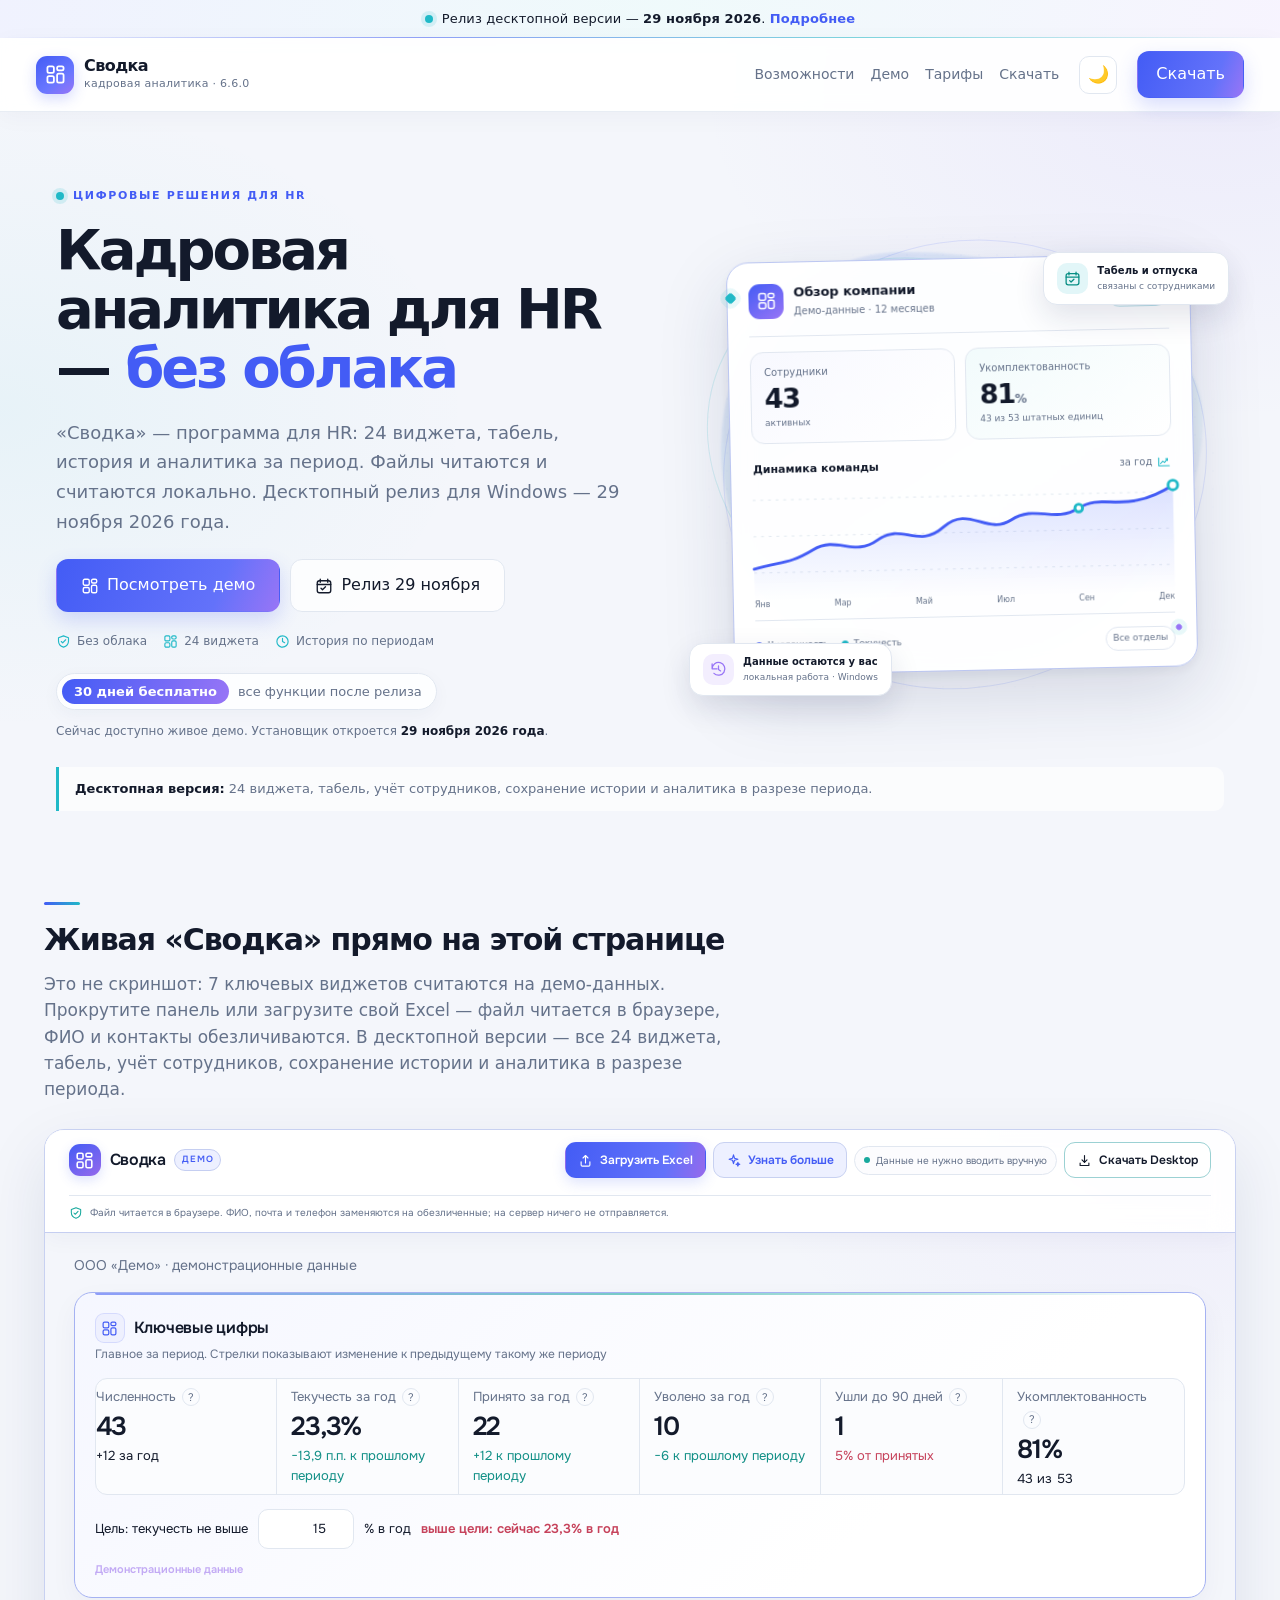
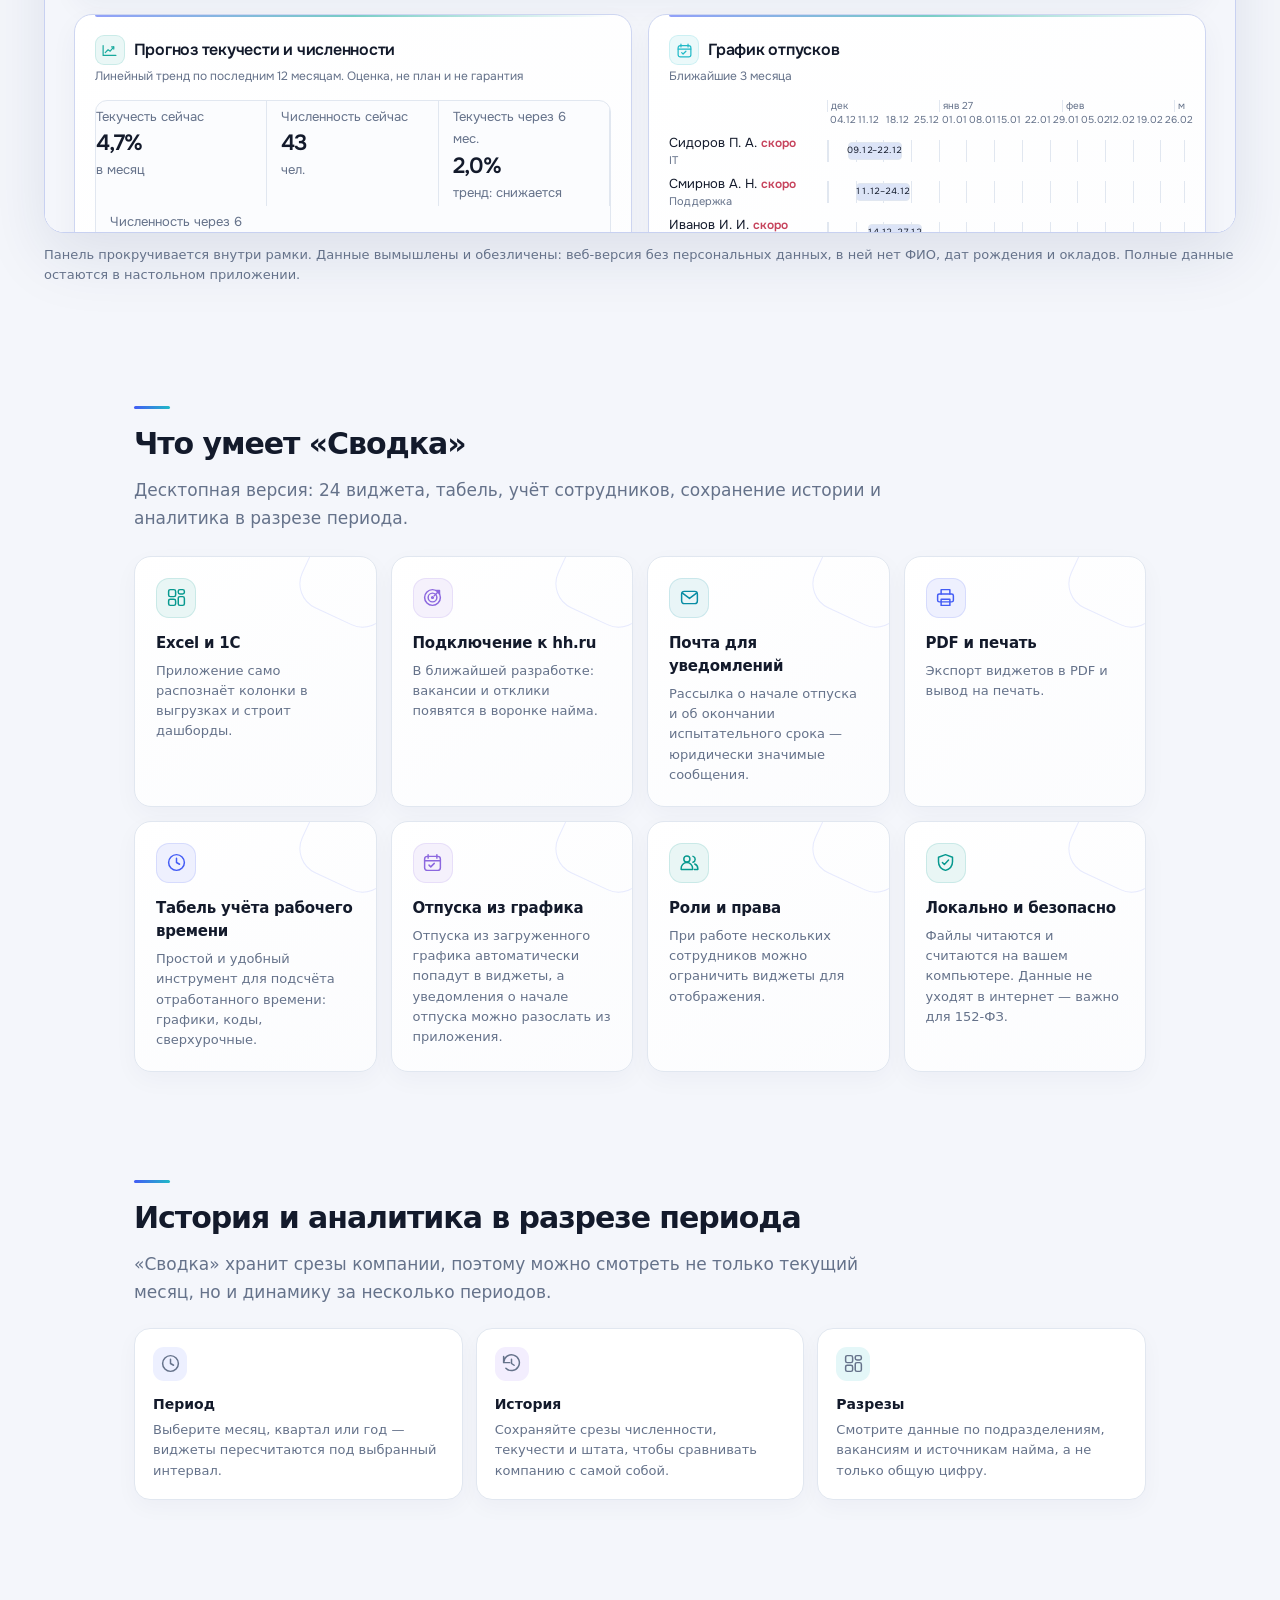
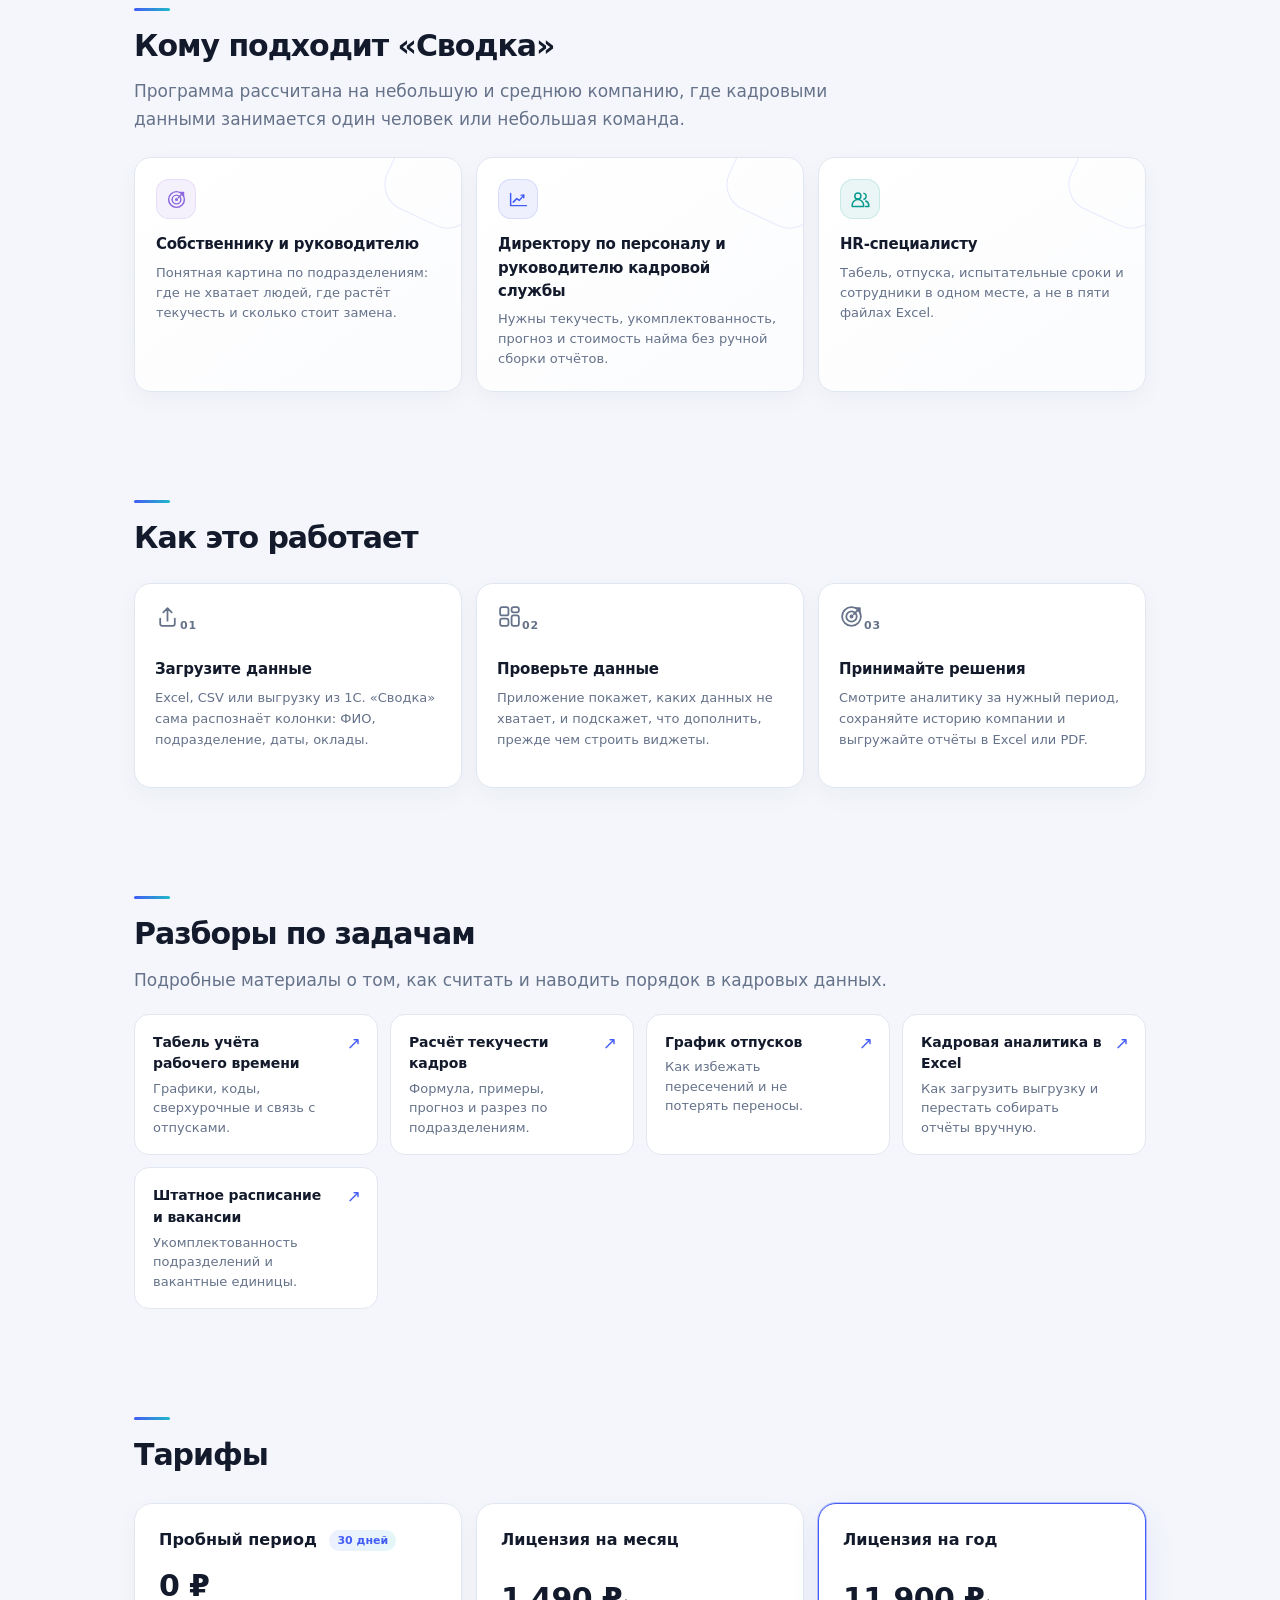
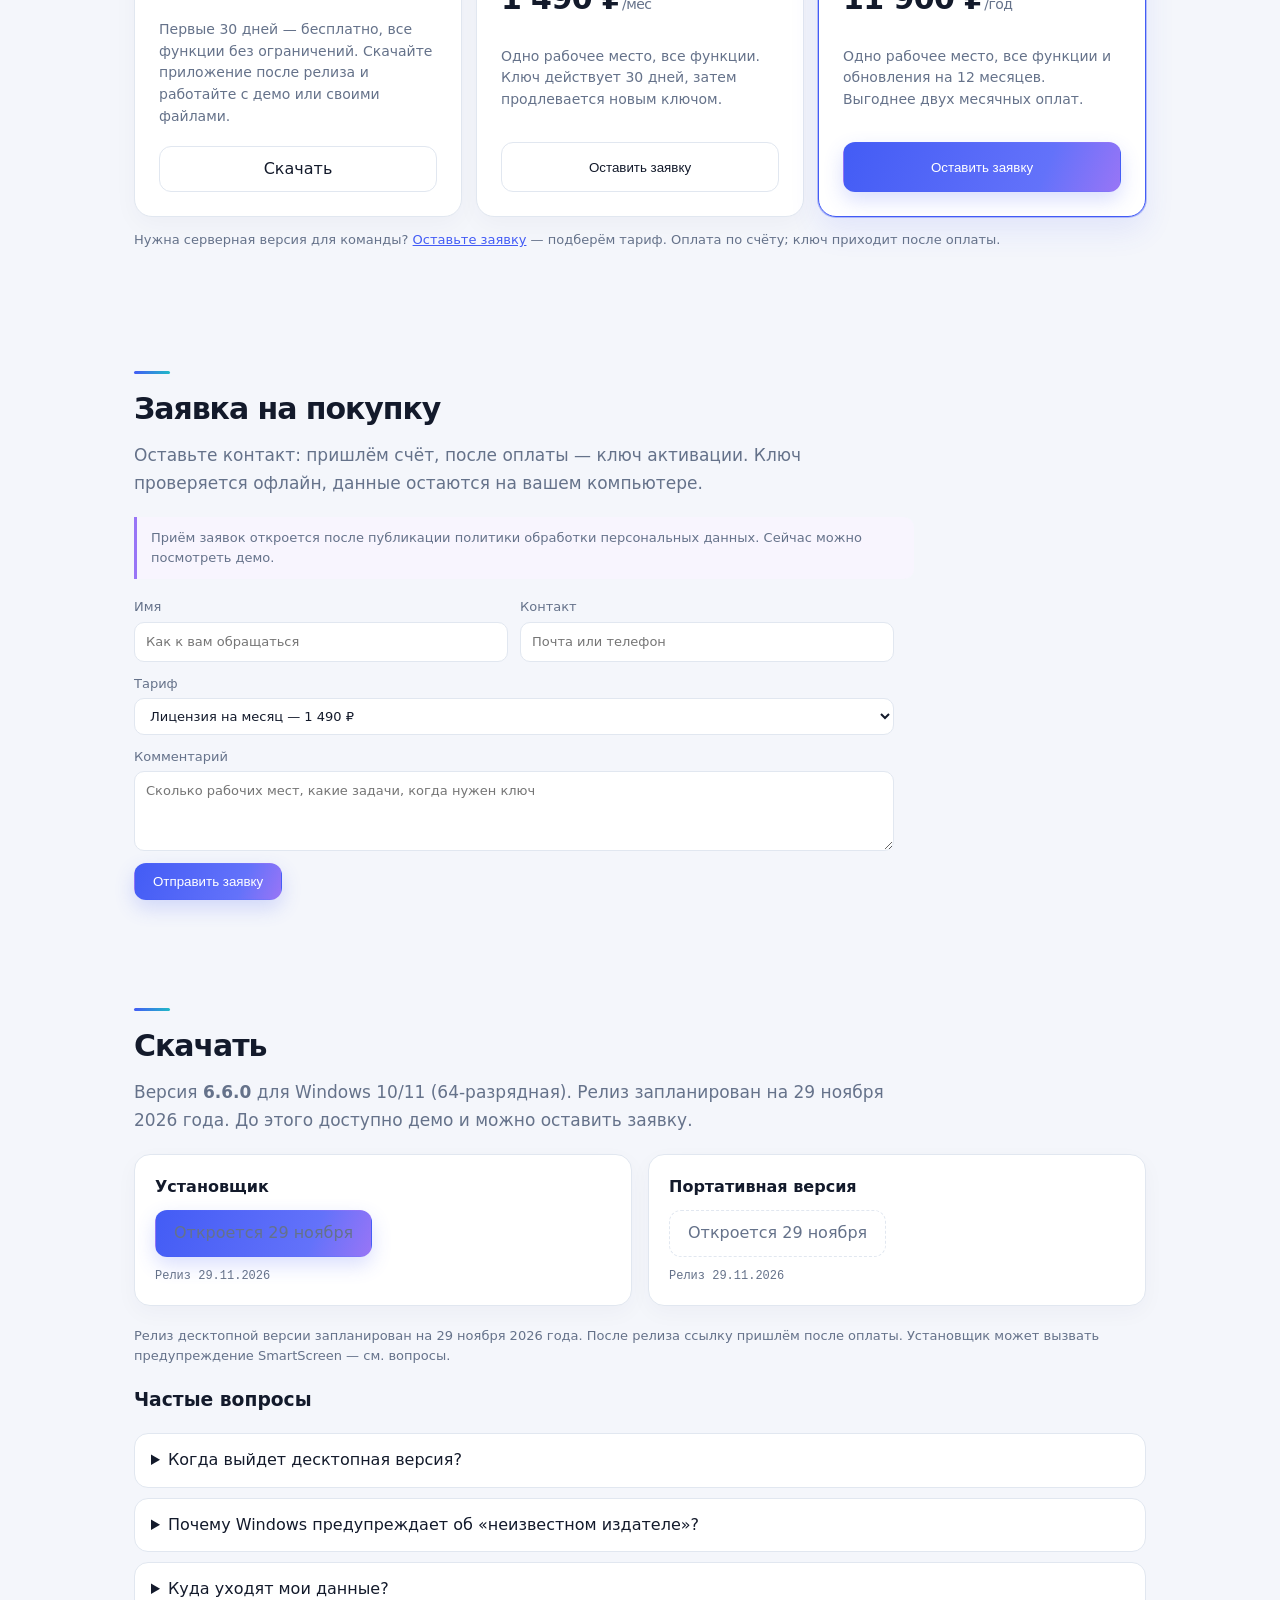
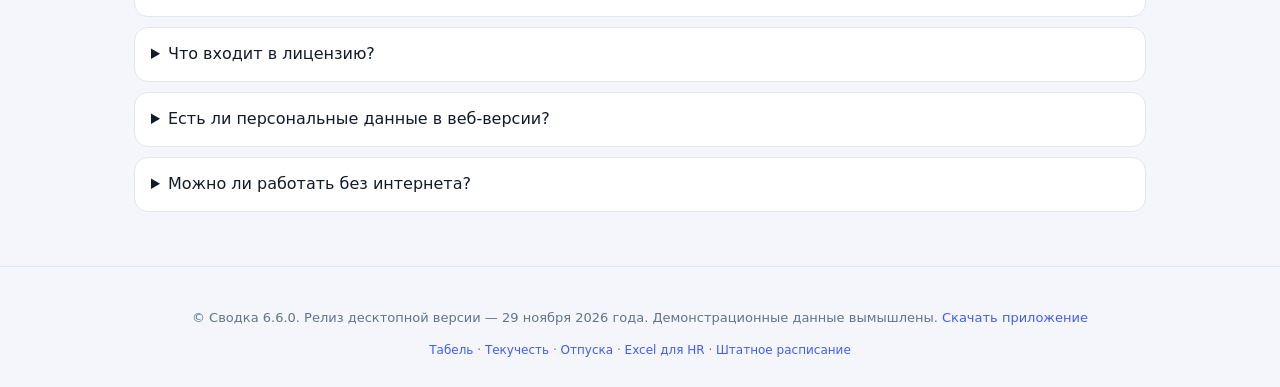
<file: docs/index.html>
<!DOCTYPE html>
<html lang="ru">
<head>
<meta charset="utf-8">
<meta name="viewport" content="width=device-width, initial-scale=1">
<title>Сводка — кадровая аналитика для HR. Релиз 29 ноября 2026</title>
<meta name="description" content="Сводка — программа для кадровой аналитики и учёта сотрудников: 24 виджета, табель, история и аналитика за период. Релиз для Windows — 29 ноября 2026 года. Первые 30 дней бесплатно. Демо уже доступно.">
<link rel="canonical" href="https://kraishkinaa.github.io/svodka/">
<link rel="icon" href="site-icon.svg">
<meta name="robots" content="index,follow">
<meta name="theme-color" content="#3b4cdf">
<meta property="og:type" content="website">
<meta property="og:site_name" content="Сводка">
<meta property="og:title" content="Сводка — кадровая аналитика и учёт сотрудников">
<meta property="og:description" content="24 виджета, табель, учёт сотрудников, история и аналитика за период. Релиз для Windows — 29 ноября 2026 года.">
<meta property="og:url" content="https://kraishkinaa.github.io/svodka/">
<meta property="og:image" content="https://kraishkinaa.github.io/svodka/og-image.png">
<meta property="og:image:width" content="1200">
<meta property="og:image:height" content="630">
<meta property="og:image:alt" content="Сводка — кадровая аналитика и учёт сотрудников">
<meta name="twitter:card" content="summary_large_image">
<meta name="twitter:title" content="Сводка — кадровая аналитика для HR">
<meta name="twitter:description" content="24 виджета, табель и аналитика за период. Релиз 29 ноября 2026 года.">
<meta name="twitter:image" content="https://kraishkinaa.github.io/svodka/og-image.png">
<link rel="stylesheet" href="style.css?v=6.6.0-mwyr2v4w">
<script type="application/ld+json">
{"@context":"https://schema.org","@graph":[
{"@type":"Organization","@id":"https://kraishkinaa.github.io/svodka/#org","name":"Сводка","url":"https://kraishkinaa.github.io/svodka/","logo":"https://kraishkinaa.github.io/svodka/site-icon.svg","sameAs":["https://github.com/kraishkinaa/svodka"]},
{"@type":"WebSite","@id":"https://kraishkinaa.github.io/svodka/#website","url":"https://kraishkinaa.github.io/svodka/","name":"Сводка","inLanguage":"ru","publisher":{"@id":"https://kraishkinaa.github.io/svodka/#org"}},
{"@type":"SoftwareApplication","@id":"https://kraishkinaa.github.io/svodka/#app","name":"Сводка","applicationCategory":"BusinessApplication","operatingSystem":"Windows 10, Windows 11","softwareVersion":"6.6.0","inLanguage":"ru","description":"Кадровая аналитика и учёт сотрудников: 24 виджета, табель, история и аналитика за период. Данные хранятся на компьютере пользователя.","datePublished":"2026-11-29","releaseNotes":"Релиз десктопной версии для Windows","url":"https://kraishkinaa.github.io/svodka/","image":"https://kraishkinaa.github.io/svodka/og-image.png","publisher":{"@id":"https://kraishkinaa.github.io/svodka/#org"},"offers":{"@type":"Offer","price":"1490","priceCurrency":"RUB","availability":"https://schema.org/PreOrder","description":"Первые 30 дней бесплатно","url":"https://kraishkinaa.github.io/svodka/#pricing"}},
{"@type":"FAQPage","@id":"https://kraishkinaa.github.io/svodka/#faq","mainEntity":[
{"@type":"Question","name":"Когда выйдет десктопная версия?","acceptedAnswer":{"@type":"Answer","text":"Релиз десктопной версии для Windows запланирован на 29 ноября 2026 года. До релиза доступно живое демо, а заявку можно оставить уже сейчас."}},
{"@type":"Question","name":"Куда уходят мои данные?","acceptedAnswer":{"@type":"Answer","text":"Никуда. Приложение читает и считает файлы на вашем компьютере. Сеть используется только если вы сами подключаете 1С, hh.ru или загружаете производственный календарь."}},
{"@type":"Question","name":"Что входит в лицензию?","acceptedAnswer":{"@type":"Answer","text":"Лицензия на одно рабочее место: месяц или год. Триал — 30 дней бесплатно. Ключ активируется в приложении и проверяется офлайн."}},
{"@type":"Question","name":"Есть ли персональные данные в веб-версии?","acceptedAnswer":{"@type":"Answer","text":"Веб-версия обрабатывает загруженные файлы только в браузере: на сервер ничего не отправляется. Панели табеля и сотрудников в веб-версии доступны в демо-режиме; полная работа — в приложении для Windows."}},
{"@type":"Question","name":"Можно ли работать без интернета?","acceptedAnswer":{"@type":"Answer","text":"Да. Десктопное приложение работает офлайн: лицензия проверяется ключом, а данные хранятся на компьютере. Интернет нужен только для необязательных интеграций."}}
]}
]}
</script>
</head>
<body>
<svg class="icon-library" aria-hidden="true" xmlns="http://www.w3.org/2000/svg">
  <symbol id="i-clock" viewBox="0 0 24 24"><circle cx="12" cy="12" r="9"/><path d="M12 7v5l3.5 2"/></symbol>
  <symbol id="i-grid" viewBox="0 0 24 24"><rect x="3" y="3" width="8" height="8" rx="2"/><rect x="14" y="3" width="7" height="5" rx="2"/><rect x="3" y="14" width="8" height="7" rx="2"/><rect x="14" y="11" width="7" height="10" rx="2"/></symbol>
  <symbol id="i-calendar" viewBox="0 0 24 24"><rect x="3" y="5" width="18" height="16" rx="3"/><path d="M7 3v4M17 3v4M3 10h18m-13 5 2 2 4-4"/></symbol>
  <symbol id="i-trend" viewBox="0 0 24 24"><path d="M3 19V5m0 14h18M6 15l4-4 3 2 5-6"/><path d="M15 7h3v3"/></symbol>
  <symbol id="i-users" viewBox="0 0 24 24"><circle cx="9" cy="8" r="3.5"/><path d="M2.5 20v-1.5a6.5 6.5 0 0 1 13 0V20z"/><path d="M16 5a3.5 3.5 0 0 1 0 6.7m2 2a5.5 5.5 0 0 1 3.5 5.1V20h-4"/></symbol>
  <symbol id="i-shield" viewBox="0 0 24 24"><path d="M12 3 20 6v5c0 5-3.5 8.5-8 10-4.5-1.5-8-5-8-10V6z"/><path d="m8.5 12 2.2 2.2 4.8-5"/></symbol>
  <symbol id="i-history" viewBox="0 0 24 24"><path d="M3 11a9 9 0 1 1 2.6 6.4M3 4v7h7"/><path d="M12 7v5l3 2"/></symbol>
  <symbol id="i-upload" viewBox="0 0 24 24"><path d="M12 16V4m-4 4 4-4 4 4"/><path d="M5 14v5a2 2 0 0 0 2 2h10a2 2 0 0 0 2-2v-5"/></symbol>
  <symbol id="i-target" viewBox="0 0 24 24"><circle cx="12" cy="12" r="9"/><circle cx="12" cy="12" r="5"/><circle cx="12" cy="12" r="1"/><path d="m14 10 6-6m-4 0h4v4"/></symbol>
  <symbol id="i-file" viewBox="0 0 24 24"><path d="M6 3h8l5 5v13H6z"/><path d="M14 3v5h5M9 13h7m-7 4h7"/></symbol>
  <symbol id="i-mail" viewBox="0 0 24 24"><rect x="3" y="5" width="18" height="14" rx="3"/><path d="m4 7 8 6 8-6"/></symbol>
  <symbol id="i-print" viewBox="0 0 24 24"><path d="M7 8V3h10v5"/><rect x="3" y="8" width="18" height="9" rx="2"/><path d="M7 14h10v7H7z"/></symbol>
</svg>
<div class="release-bar" role="status"><span class="release-dot"></span><span>Релиз десктопной версии — <time datetime="2026-11-29">29 ноября 2026</time>. <a href="#download">Подробнее</a></span></div>
<header class="top">
  <div class="brand"><span class="mark"><svg viewBox="0 0 26 26" fill="none" stroke="currentColor" stroke-width="2.2" stroke-linecap="round" stroke-linejoin="round" aria-hidden="true"><rect x="3" y="3" width="8" height="8" rx="2"/><rect x="15" y="3" width="8" height="5" rx="2"/><rect x="3" y="15" width="8" height="8" rx="2"/><rect x="15" y="12" width="8" height="11" rx="2"/></svg></span><div><b>Сводка</b><small>кадровая аналитика · 6.6.0</small></div></div>
  <nav class="nav">
    <a href="#features">Возможности</a>
    <a href="#demo">Демо</a>
    <a href="#pricing">Тарифы</a>
    <a href="#download">Скачать</a>
  </nav>
  <button type="button" class="theme-btn" id="site-theme" aria-label="Переключить тему" title="Тёмная тема">🌙</button>
  <a class="btn primary" href="#download">Скачать</a>
</header>

<section class="hero">
  <div class="hero-layout">
    <div class="hero-copy">
      <div class="eyebrow"><span class="eyebrow-pulse"></span> ЦИФРОВЫЕ РЕШЕНИЯ ДЛЯ HR</div>
      <h1>Кадровая аналитика для HR — <span>без облака</span></h1>
      <p class="lead">«Сводка» — программа для HR: 24 виджета, табель, история и аналитика за период. Файлы читаются и считаются локально. Десктопный релиз для Windows — 29 ноября 2026 года.</p>
      <div class="hero-actions">
        <a class="btn primary lg" href="#demo" data-demo-tour><svg aria-hidden="true"><use href="#i-grid"/></svg>Посмотреть демо</a>
        <a class="btn ghost lg" href="#download"><svg aria-hidden="true"><use href="#i-calendar"/></svg>Релиз 29 ноября</a>
      </div>
      <div class="hero-trust">
        <span><svg aria-hidden="true"><use href="#i-shield"/></svg>Без облака</span>
        <span><svg aria-hidden="true"><use href="#i-grid"/></svg>24 виджета</span>
        <span><svg aria-hidden="true"><use href="#i-clock"/></svg>История по периодам</span>
      </div>
      <div class="hero-offer"><span class="free-badge">30 дней бесплатно</span><span>все функции после релиза</span></div>
      <p class="release-note">Сейчас доступно живое демо. Установщик откроется <time datetime="2026-11-29">29 ноября 2026 года</time>.</p>
    </div>
    <div class="hero-visual" role="img" aria-label="Иллюстрация панели кадровой аналитики на демонстрационных данных">
      <div class="hero-orbit hero-orbit--one"></div><div class="hero-orbit hero-orbit--two"></div>
      <div class="hero-dashboard">
        <div class="dashboard-top">
          <span class="dashboard-logo"><svg aria-hidden="true"><use href="#i-grid"/></svg></span>
          <span class="dashboard-title"><b>Обзор компании</b><small>Демо-данные · 12 месяцев</small></span>
          <span class="dashboard-live"><i></i> ДЕМО</span>
        </div>
        <div class="dashboard-metrics">
          <div class="dashboard-metric"><span>Сотрудники</span><b>43</b><small>активных</small></div>
          <div class="dashboard-metric"><span>Укомплектованность</span><b>81<small>%</small></b><small>43 из 53 штатных единиц</small></div>
        </div>
        <div class="dashboard-chart-head"><b>Динамика команды</b><span>за год <svg aria-hidden="true"><use href="#i-trend"/></svg></span></div>
        <div class="dashboard-chart">
          <svg viewBox="0 0 440 126" role="img" aria-label="Декоративный график динамики">
            <defs><linearGradient id="dash-fill" x1="0" y1="0" x2="0" y2="1"><stop offset="0" stop-color="#526bff" stop-opacity=".2"/><stop offset="1" stop-color="#526bff" stop-opacity="0"/></linearGradient></defs>
            <path class="chart-grid" d="M0 20H440M0 58H440M0 96H440"/>
            <path class="chart-area" d="M0 92 C28 84 36 88 62 73 S104 82 130 64 S172 75 199 52 S244 62 270 46 S314 51 341 35 S389 44 440 13 V126 H0Z"/>
            <path class="chart-line" d="M0 92 C28 84 36 88 62 73 S104 82 130 64 S172 75 199 52 S244 62 270 46 S314 51 341 35 S389 44 440 13"/>
            <circle cx="341" cy="35" r="4"/><circle cx="440" cy="13" r="5"/>
          </svg>
          <div class="chart-months"><span>Янв</span><span>Мар</span><span>Май</span><span>Июл</span><span>Сен</span><span>Дек</span></div>
        </div>
        <div class="dashboard-foot"><span><i class="foot-dot foot-dot--blue"></i>Численность</span><span><i class="foot-dot foot-dot--mint"></i>Текучесть</span><span class="dashboard-period">Все отделы</span></div>
      </div>
      <div class="hero-float hero-float--top"><span class="float-icon float-icon--mint"><svg aria-hidden="true"><use href="#i-calendar"/></svg></span><span><b>Табель и отпуска</b><small>связаны с сотрудниками</small></span></div>
      <div class="hero-float hero-float--bottom"><span class="float-icon float-icon--violet"><svg aria-hidden="true"><use href="#i-history"/></svg></span><span><b>Данные остаются у вас</b><small>локальная работа · Windows</small></span></div>
      <span class="visual-spark visual-spark--one"></span><span class="visual-spark visual-spark--two"></span>
    </div>
  </div>
  <p class="hero-facts"><b>Десктопная версия:</b> 24 виджета, табель, учёт сотрудников, сохранение истории и аналитика в разрезе периода.</p>
</section>

<section id="demo" class="section demo-live">
  <div class="demo-intro">
    <div>
      <h2>Живая «Сводка» прямо на этой странице</h2>
      <p class="lead">Это не скриншот: 7 ключевых виджетов считаются на демо-данных. Прокрутите панель или загрузите свой Excel — файл читается в браузере, ФИО и контакты обезличиваются. В десктопной версии — все 24 виджета, табель, учёт сотрудников, сохранение истории и аналитика в разрезе периода.</p>
    </div>
  </div>
  <div class="live-demo">
    <iframe id="demo-inline" title="Живое демо «Сводки»" src="demo/?showcase=1&embed=1&v=6.6.0-mwyr2v4w" loading="eager"></iframe>
  </div>
  <p class="fine">Панель прокручивается внутри рамки. Данные вымышлены и обезличены: веб-версия без персональных данных, в ней нет ФИО, дат рождения и окладов. Полные данные остаются в настольном приложении.</p>
</section>

<section id="features" class="section">
  <h2>Что умеет «Сводка»</h2>
  <p class="lead">Десктопная версия: 24 виджета, табель, учёт сотрудников, сохранение истории и аналитика в разрезе периода.</p>
  <div class="feat-grid">
    <div class="feat"><span class="feat-icon feat-icon--mint"><svg aria-hidden="true"><use href="#i-grid"/></svg></span><b>Excel и 1С</b><span>Приложение само распознаёт колонки в выгрузках и строит дашборды.</span></div>
    <div class="feat"><span class="feat-icon feat-icon--violet"><svg aria-hidden="true"><use href="#i-target"/></svg></span><b>Подключение к hh.ru</b><span>В ближайшей разработке: вакансии и отклики появятся в воронке найма.</span></div>
    <div class="feat"><span class="feat-icon feat-icon--cyan"><svg aria-hidden="true"><use href="#i-mail"/></svg></span><b>Почта для уведомлений</b><span>Рассылка о начале отпуска и об окончании испытательного срока — юридически значимые сообщения.</span></div>
    <div class="feat"><span class="feat-icon feat-icon--blue"><svg aria-hidden="true"><use href="#i-print"/></svg></span><b>PDF и печать</b><span>Экспорт виджетов в PDF и вывод на печать.</span></div>
    <div class="feat"><span class="feat-icon feat-icon--blue"><svg aria-hidden="true"><use href="#i-clock"/></svg></span><b>Табель учёта рабочего времени</b><span>Простой и удобный инструмент для подсчёта отработанного времени: графики, коды, сверхурочные.</span></div>
    <div class="feat"><span class="feat-icon feat-icon--violet"><svg aria-hidden="true"><use href="#i-calendar"/></svg></span><b>Отпуска из графика</b><span>Отпуска из загруженного графика автоматически попадут в виджеты, а уведомления о начале отпуска можно разослать из приложения.</span></div>
    <div class="feat"><span class="feat-icon feat-icon--mint"><svg aria-hidden="true"><use href="#i-users"/></svg></span><b>Роли и права</b><span>При работе нескольких сотрудников можно ограничить виджеты для отображения.</span></div>
    <div class="feat"><span class="feat-icon feat-icon--mint"><svg aria-hidden="true"><use href="#i-shield"/></svg></span><b>Локально и безопасно</b><span>Файлы читаются и считаются на вашем компьютере. Данные не уходят в интернет — важно для 152-ФЗ.</span></div>
  </div>
</section>

<section id="history" class="section">
  <h2>История и аналитика в разрезе периода</h2>
  <p class="lead">«Сводка» хранит срезы компании, поэтому можно смотреть не только текущий месяц, но и динамику за несколько периодов.</p>
  <div class="compare">
    <div><span class="info-icon info-icon--blue"><svg aria-hidden="true"><use href="#i-clock"/></svg></span><b>Период</b><span>Выберите месяц, квартал или год — виджеты пересчитаются под выбранный интервал.</span></div>
    <div><span class="info-icon info-icon--violet"><svg aria-hidden="true"><use href="#i-history"/></svg></span><b>История</b><span>Сохраняйте срезы численности, текучести и штата, чтобы сравнивать компанию с самой собой.</span></div>
    <div><span class="info-icon info-icon--mint"><svg aria-hidden="true"><use href="#i-grid"/></svg></span><b>Разрезы</b><span>Смотрите данные по подразделениям, вакансиям и источникам найма, а не только общую цифру.</span></div>
  </div>
</section>

<section id="audience" class="section">
  <h2>Кому подходит «Сводка»</h2>
  <p class="lead">Программа рассчитана на небольшую и среднюю компанию, где кадровыми данными занимается один человек или небольшая команда.</p>
  <div class="feat-grid">
    <div class="feat"><span class="feat-icon feat-icon--violet"><svg aria-hidden="true"><use href="#i-target"/></svg></span><b>Собственнику и руководителю</b><span>Понятная картина по подразделениям: где не хватает людей, где растёт текучесть и сколько стоит замена.</span></div>
    <div class="feat"><span class="feat-icon feat-icon--blue"><svg aria-hidden="true"><use href="#i-trend"/></svg></span><b>Директору по персоналу и руководителю кадровой службы</b><span>Нужны текучесть, укомплектованность, прогноз и стоимость найма без ручной сборки отчётов.</span></div>
    <div class="feat"><span class="feat-icon feat-icon--mint"><svg aria-hidden="true"><use href="#i-users"/></svg></span><b>HR-специалисту</b><span>Табель, отпуска, испытательные сроки и сотрудники в одном месте, а не в пяти файлах Excel.</span></div>
  </div>
</section>

<section id="how" class="section">
  <h2>Как это работает</h2>
  <div class="steps">
    <div><span class="step-icon step-icon--blue"><svg aria-hidden="true"><use href="#i-upload"/></svg><i>01</i></span><b>Загрузите данные</b><span>Excel, CSV или выгрузку из 1С. «Сводка» сама распознаёт колонки: ФИО, подразделение, даты, оклады.</span></div>
    <div><span class="step-icon step-icon--mint"><svg aria-hidden="true"><use href="#i-grid"/></svg><i>02</i></span><b>Проверьте данные</b><span>Приложение покажет, каких данных не хватает, и подскажет, что дополнить, прежде чем строить виджеты.</span></div>
    <div><span class="step-icon step-icon--violet"><svg aria-hidden="true"><use href="#i-target"/></svg><i>03</i></span><b>Принимайте решения</b><span>Смотрите аналитику за нужный период, сохраняйте историю компании и выгружайте отчёты в Excel или PDF.</span></div>
  </div>
</section>

<section id="guides" class="section">
  <h2>Разборы по задачам</h2>
  <p class="lead">Подробные материалы о том, как считать и наводить порядок в кадровых данных.</p>
  <div class="topic-grid">
    <a href="tabel-ucheta-rabochego-vremeni/"><b>Табель учёта рабочего времени</b><span>Графики, коды, сверхурочные и связь с отпусками.</span></a>
    <a href="raschet-tekuchesti-kadrov/"><b>Расчёт текучести кадров</b><span>Формула, примеры, прогноз и разрез по подразделениям.</span></a>
    <a href="grafik-otpuskov/"><b>График отпусков</b><span>Как избежать пересечений и не потерять переносы.</span></a>
    <a href="kadrovaya-analitika-excel/"><b>Кадровая аналитика в Excel</b><span>Как загрузить выгрузку и перестать собирать отчёты вручную.</span></a>
    <a href="shtatnoe-raspisanie/"><b>Штатное расписание и вакансии</b><span>Укомплектованность подразделений и вакантные единицы.</span></a>
  </div>
</section>

<section id="pricing" class="section">
  <h2>Тарифы</h2>
  <div class="pricing">
    <div class="plan">
      <h3>Пробный период <span class="plan-badge">30 дней</span></h3>
      <div class="price">0 ₽</div>
      <p>Первые 30 дней — бесплатно, все функции без ограничений. Скачайте приложение после релиза и работайте с демо или своими файлами.</p>
      <a class="btn ghost" href="#download">Скачать</a>
    </div>
    <div class="plan">
      <h3>Лицензия на месяц</h3>
      <div class="price">1 490 ₽<small>/мес</small></div>
      <p>Одно рабочее место, все функции. Ключ действует 30 дней, затем продлевается новым ключом.</p>
      <button type="button" class="btn ghost" data-plan="month">Оставить заявку</button>
    </div>
    <div class="plan featured">
      <h3>Лицензия на год</h3>
      <div class="price">11 900 ₽<small>/год</small></div>
      <p>Одно рабочее место, все функции и обновления на 12 месяцев. Выгоднее двух месячных оплат.</p>
      <button type="button" class="btn primary" data-plan="year">Оставить заявку</button>
    </div>
  </div>
  <p class="fine">Нужна серверная версия для команды? <button type="button" class="lk" data-plan="server">Оставьте заявку</button> — подберём тариф. Оплата по счёту; ключ приходит после оплаты.</p>
</section>

<section id="lead" class="section">
  <h2>Заявка на покупку</h2>
  <p class="lead">Оставьте контакт: пришлём счёт, после оплаты — ключ активации. Ключ проверяется офлайн, данные остаются на вашем компьютере.</p>
  <p class="fine policy-note">Приём заявок откроется после публикации политики обработки персональных данных. Сейчас можно посмотреть демо.</p>
  <form id="lead-form" class="lead-form">
    <label>Имя<input id="lead-name" name="name" maxlength="120" placeholder="Как к вам обращаться" autocomplete="name"></label>
    <label>Контакт<input id="lead-contact" name="contact" maxlength="200" placeholder="Почта или телефон" autocomplete="email"></label>
    <label>Тариф<select id="lead-plan" name="plan">
      <option value="month">Лицензия на месяц — 1 490 ₽</option>
      <option value="year">Лицензия на год — 11 900 ₽</option>
      <option value="server">Серверная версия — по запросу</option>
    </select></label>
    <label>Комментарий<textarea id="lead-comment" name="comment" rows="3" maxlength="2000" placeholder="Сколько рабочих мест, какие задачи, когда нужен ключ"></textarea></label>
    <div class="lead-actions"><button type="submit" class="btn primary">Отправить заявку</button><span class="fine" id="lead-status"></span></div>
  </form>
</section>

<section id="download" class="section">
  <h2>Скачать</h2>
  <p class="lead">Версия <b id="dl-version">6.6.0</b> для Windows 10/11 (64-разрядная). Релиз запланирован на <time datetime="2026-11-29">29 ноября 2026 года</time>. До этого доступно демо и можно оставить заявку.</p>
  <div class="dl-grid">
    <div class="dl">
      <b>Установщик</b>
      <a class="btn primary locked" id="dl-setup" href="#download" role="button" aria-disabled="true">Скачивание скоро</a>
      <span class="hash" id="hash-setup">Ссылка появится после оплаты</span>
    </div>
    <div class="dl">
      <b>Портативная версия</b>
      <a class="btn ghost locked" id="dl-portable" href="#download" role="button" aria-disabled="true">Скачивание скоро</a>
      <span class="hash" id="hash-portable">Ссылка появится после оплаты</span>
    </div>
  </div>
  <p class="fine" id="dl-note">Контрольные суммы SHA-256 показаны для проверки целостности. Установщик может вызвать предупреждение SmartScreen — см. <a href="#faq">вопросы</a>.</p>

  <h3 id="faq">Частые вопросы</h3>
  <div class="faq">
    <details><summary>Когда выйдет десктопная версия?</summary><p>Релиз десктопной версии для Windows запланирован на <time datetime="2026-11-29">29 ноября 2026 года</time>. До релиза доступно живое демо, а заявку можно оставить уже сейчас.</p></details>
    <details><summary>Почему Windows предупреждает об «неизвестном издателе»?</summary><p>Установщик не подписан сертификатом кода. Нажмите «Подробнее» → «Выполнить в любом случае». Для снятия предупреждения нужен EV-сертификат.</p></details>
    <details><summary>Куда уходят мои данные?</summary><p>Никуда. Приложение читает и считает файлы на вашем компьютере. Сеть используется только если вы сами подключаете 1С, hh.ru или загружаете производственный календарь.</p></details>
    <details><summary>Что входит в лицензию?</summary><p>Лицензия на одно рабочее место: месяц или год. Триал — 30 дней бесплатно. Ключ активируется в приложении, проверяется офлайн. После окончания срока ключ можно продлить.</p></details>
    <details><summary>Есть ли персональные данные в веб-версии?</summary><p>Веб-версия обрабатывает загруженные файлы только в браузере: на сервер ничего не отправляется. Панели табеля и сотрудников в веб-версии доступны только в демо-режиме; полная работа с ними — в приложении для Windows.</p></details>
    <details><summary>Можно ли работать без интернета?</summary><p>Да. Десктопное приложение работает офлайн: лицензия проверяется ключом, а данные хранятся на компьютере. Интернет нужен только для необязательных интеграций.</p></details>
  </div>
</section>

<footer>
  <p>© Сводка 6.6.0. Релиз десктопной версии — <time datetime="2026-11-29">29 ноября 2026 года</time>. Демонстрационные данные вымышлены. <a href="#download">Скачать приложение</a></p>
  <p class="footer-links"><a href="tabel-ucheta-rabochego-vremeni/">Табель</a> · <a href="raschet-tekuchesti-kadrov/">Текучесть</a> · <a href="grafik-otpuskov/">Отпуска</a> · <a href="kadrovaya-analitika-excel/">Excel для HR</a> · <a href="shtatnoe-raspisanie/">Штатное расписание</a></p>
</footer>

<div id="policy-modal" class="dl-modal" hidden>
  <div class="dl-modal-card" role="dialog" aria-modal="true" aria-labelledby="policy-title">
    <h3 id="policy-title">Политика обработки персональных данных</h3>
    <p>Политика находится в разработке и будет опубликована. После её публикации мы начнём принимать заявки на десктопную версию «Сводки».</p>
    <p class="fine">Сейчас можно посмотреть живое демо и вернуться к заявке после публикации политики.</p>
    <div class="dl-modal-actions">
      <button type="button" class="btn primary" id="policy-ok">Понятно</button>
    </div>
  </div>
</div>

<div id="dl-modal" class="dl-modal" hidden>
  <div class="dl-modal-card" role="dialog" aria-modal="true" aria-labelledby="dl-modal-title">
    <h3 id="dl-modal-title">Релиз 29 ноября 2026</h3>
    <p>Установщик десктопной версии откроется 29 ноября 2026 года. До релиза можно посмотреть живое демо и оставить заявку.</p>
    <div class="dl-modal-actions">
      <a class="btn primary" id="dl-buy" href="#" target="_blank" rel="noopener">Написать в Telegram</a>
      <span class="fine" id="dl-buy-note">Ссылка на Telegram скоро появится.</span>
      <button type="button" class="btn ghost" id="dl-close">Понятно</button>
    </div>
  </div>
</div>

<script src="site-config.js?v=6.6.0-mwyr2v4w"></script>
<script src="analytics.js?v=6.6.0-mwyr2v4w"></script>
<script src="app.js?v=6.6.0-mwyr2v4w"></script>
</body>
</html>
</file>
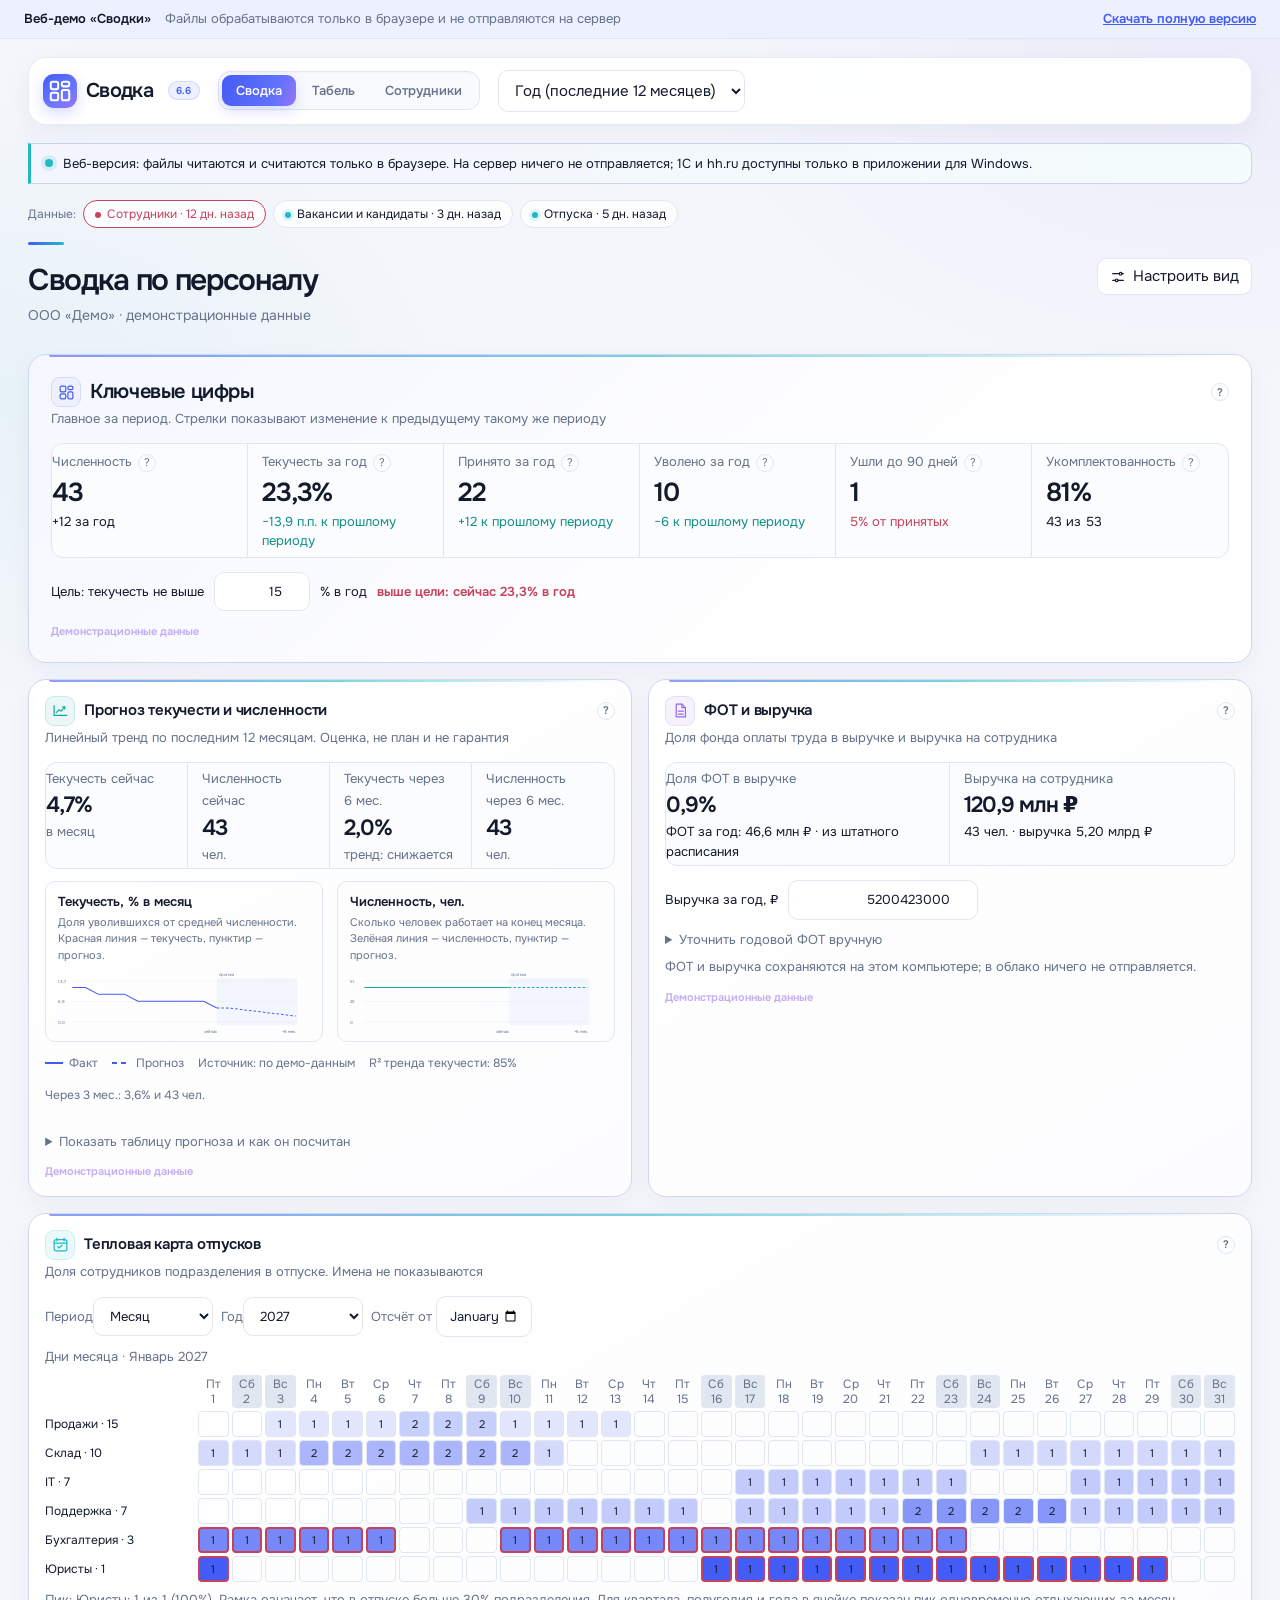
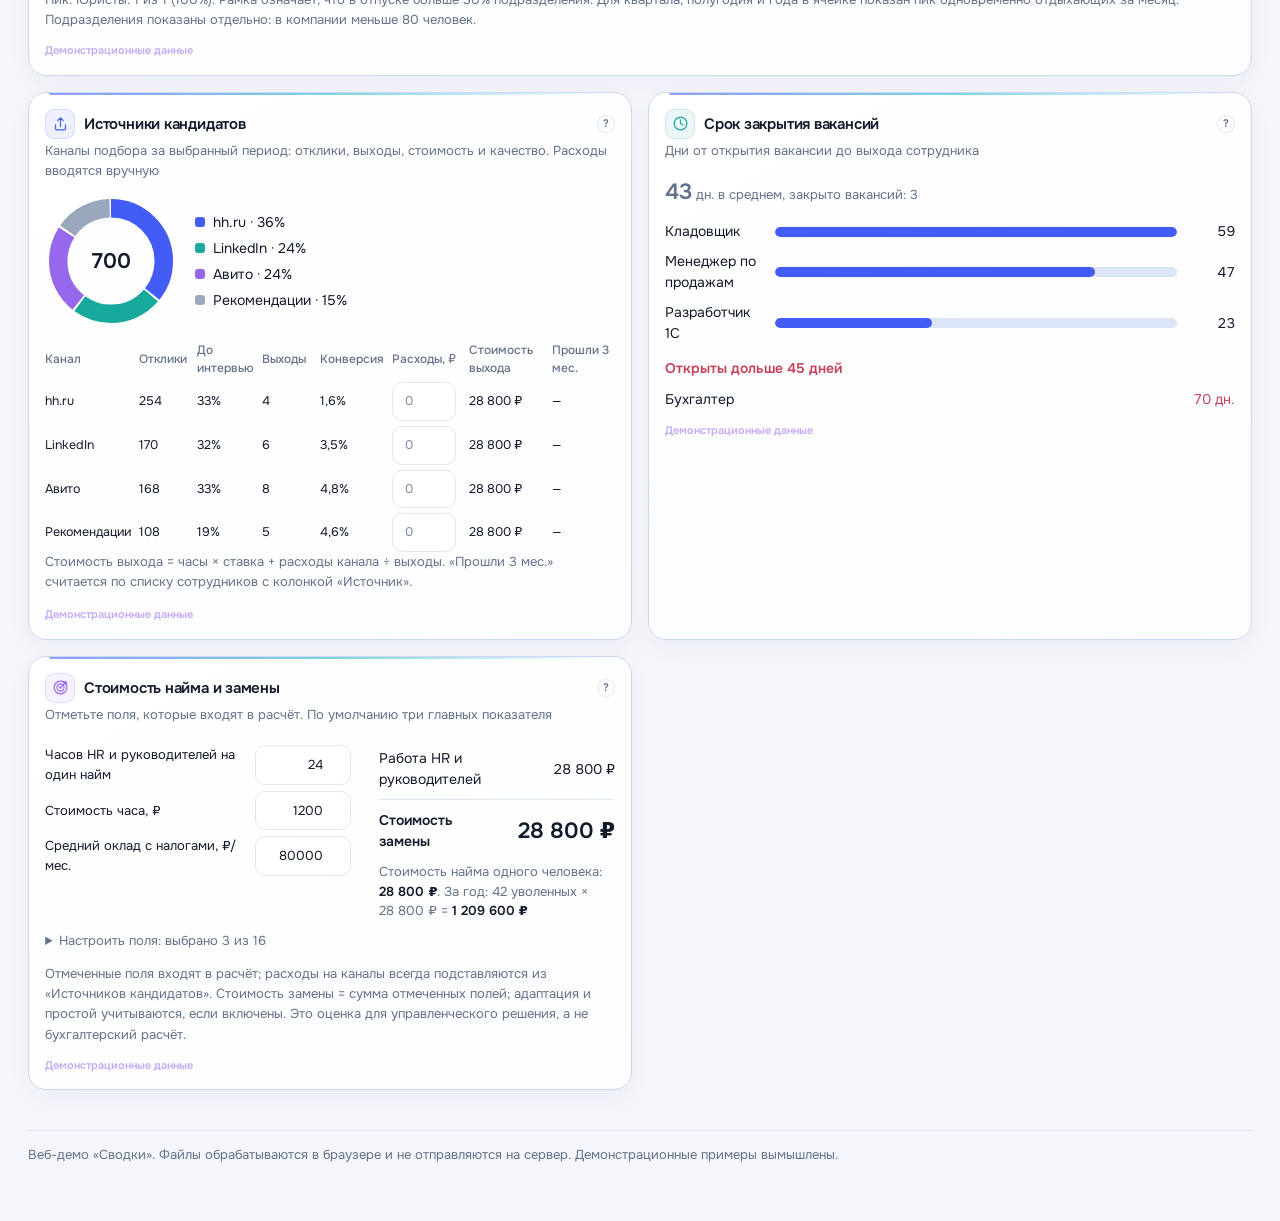
<file: docs/demo/index.html>
<!DOCTYPE html>
<html lang="ru">
<head>
<meta charset="utf-8">
<script>window.SVODKA_DESKTOP=false</script>
<meta http-equiv="Content-Security-Policy" content="default-src 'none'; script-src 'self' 'unsafe-inline'; style-src 'self' 'unsafe-inline'; font-src 'self'; img-src 'self' data: blob:; connect-src 'none'; base-uri 'none'; form-action 'none'">
<meta name="viewport" content="width=device-width, initial-scale=1, viewport-fit=cover">
<title>Сводка — кадровая аналитика</title>
<style>
@font-face{font-family:'Onest';font-style:normal;font-weight:400 600;font-display:swap;src:url(fonts/onest-cyrillic-ext.woff2) format('woff2');unicode-range:U+0460-052F,U+1C80-1C8A,U+20B4,U+2DE0-2DFF,U+A640-A69F,U+FE2E-FE2F}
@font-face{font-family:'Onest';font-style:normal;font-weight:400 600;font-display:swap;src:url(fonts/onest-cyrillic.woff2) format('woff2');unicode-range:U+0301,U+0400-045F,U+0490-0491,U+04B0-04B1,U+2116}
@font-face{font-family:'Onest';font-style:normal;font-weight:400 600;font-display:swap;src:url(fonts/onest-latin.woff2) format('woff2');unicode-range:U+0000-00FF,U+0131,U+0152-0153,U+02BB-02BC,U+02C6,U+02DA,U+02DC,U+0304,U+0308,U+0329,U+2000-206F,U+20AC,U+2122,U+2191,U+2193,U+2212,U+2215,U+FEFF,U+FFFD}
:root{--bg:#f5f6f8;--s:#fff;--ink:#151922;--mut:#6b7280;--line:#e5e7eb;--acc:#3b4cdf;--accs:#e8ebff;--ok:#117a4d;--bad:#b4331f;--bad2:#e11d48;--bar:#d7dbf7;--c2:#0f9d8a;--c3:#d98b1c;--c4:#9aa3b2;
box-sizing:border-box;padding-top:env(safe-area-inset-top,0px);padding-bottom:env(safe-area-inset-bottom,0px);color-scheme:light}
@media (prefers-color-scheme:dark){:root:not([data-theme="light"]){--bg:#10131a;--s:#181c25;--ink:#eceef3;--mut:#98a0b0;--line:#272c38;--acc:#8c9bff;--accs:#232a52;--ok:#5fd39b;--bad:#ff8b78;--bar:#2b3466;--c2:#4fd1bd;--c3:#f0b254;--c4:#6b7487;--bad2:#ff6b5e;color-scheme:dark}}
:root[data-theme="dark"]{--bg:#10131a;--s:#181c25;--ink:#eceef3;--mut:#98a0b0;--line:#272c38;--acc:#8c9bff;--accs:#232a52;--ok:#5fd39b;--bad:#ff8b78;--bar:#2b3466;--c2:#4fd1bd;--c3:#f0b254;--c4:#6b7487;--bad2:#ff6b5e;color-scheme:dark}
/* Цветовые схемы: меняются только акцентные цвета, смысловые красный/зелёный остаются */
:root[data-palette="blue"]{--acc:#1d4ed8;--accs:#e5efff;--bar:#d3e2ff;--c2:#0e7490;--c3:#b45309;--c4:#94a3b8}
:root[data-palette="green"]{--acc:#15803d;--accs:#e6f5eb;--bar:#d2ecd9;--c2:#0f766e;--c3:#a16207;--c4:#94a3b8}
:root[data-palette="teal"]{--acc:#0f766e;--accs:#e0f4f1;--bar:#ccebe6;--c2:#0369a1;--c3:#b45309;--c4:#94a3b8}
:root[data-palette="orange"]{--acc:#c2410c;--accs:#ffefe6;--bar:#ffe0cf;--c2:#0f766e;--c3:#a16207;--c4:#9aa3b2}
:root[data-palette="graphite"]{--acc:#475569;--accs:#e9edf3;--bar:#dbe1ea;--c2:#0f766e;--c3:#b45309;--c4:#9aa3b2}
@media (prefers-color-scheme:dark){
 :root:not([data-theme="light"])[data-palette="blue"]{--acc:#8fb0ff;--accs:#1b2a4a;--bar:#26365c;--c2:#4fd1bd;--c3:#f0b254;--c4:#6b7487}
 :root:not([data-theme="light"])[data-palette="green"]{--acc:#6fd39a;--accs:#16301f;--bar:#21452d;--c2:#4fd1bd;--c3:#f0b254;--c4:#6b7487}
 :root:not([data-theme="light"])[data-palette="teal"]{--acc:#5fd3c6;--accs:#123330;--bar:#1b4743;--c2:#7ab8ff;--c3:#f0b254;--c4:#6b7487}
 :root:not([data-theme="light"])[data-palette="orange"]{--acc:#ffab7a;--accs:#3a2115;--bar:#4a2a1b;--c2:#4fd1bd;--c3:#f0b254;--c4:#6b7487}
 :root:not([data-theme="light"])[data-palette="graphite"]{--acc:#b6c2d6;--accs:#242b38;--bar:#313a4a;--c2:#4fd1bd;--c3:#f0b254;--c4:#6b7487}
}
:root[data-theme="dark"][data-palette="blue"]{--acc:#8fb0ff;--accs:#1b2a4a;--bar:#26365c;--c2:#4fd1bd;--c3:#f0b254;--c4:#6b7487}
:root[data-theme="dark"][data-palette="green"]{--acc:#6fd39a;--accs:#16301f;--bar:#21452d;--c2:#4fd1bd;--c3:#f0b254;--c4:#6b7487}
:root[data-theme="dark"][data-palette="teal"]{--acc:#5fd3c6;--accs:#123330;--bar:#1b4743;--c2:#7ab8ff;--c3:#f0b254;--c4:#6b7487}
:root[data-theme="dark"][data-palette="orange"]{--acc:#ffab7a;--accs:#3a2115;--bar:#4a2a1b;--c2:#4fd1bd;--c3:#f0b254;--c4:#6b7487}
:root[data-theme="dark"][data-palette="graphite"]{--acc:#b6c2d6;--accs:#242b38;--bar:#313a4a;--c2:#4fd1bd;--c3:#f0b254;--c4:#6b7487}
*{box-sizing:border-box}
body{margin:0;background:var(--bg);color:var(--ink);font:400 15px/1.5 Onest,system-ui,-apple-system,"Segoe UI",Roboto,sans-serif}
.w{max-width:1160px;margin:0 auto;padding:20px 20px 56px}
header{display:flex;flex-wrap:wrap;align-items:center;gap:12px;justify-content:space-between;margin-bottom:16px}
.logo{font-weight:600;font-size:20px;letter-spacing:-.02em;display:flex;align-items:center;gap:8px}
.logo svg{width:26px;height:26px;color:var(--acc)}
.bar{display:flex;gap:8px;flex-wrap:wrap}
button,select{font:inherit;color:var(--ink);background:var(--s);border:1px solid var(--line);border-radius:8px;padding:6px 12px;cursor:pointer}
button.on,button.p{background:var(--acc);border-color:var(--acc);color:var(--bg)}
button:focus-visible,select:focus-visible,input:focus-visible,a:focus-visible{outline:2px solid var(--acc);outline-offset:2px}
.priv{display:flex;gap:10px;align-items:center;background:var(--accs);border-radius:10px;padding:10px 14px;margin-bottom:16px;font-size:14px}
.dot{width:8px;height:8px;border-radius:50%;background:var(--ok);flex:none}
h1{font-size:28px;letter-spacing:-.025em;margin:0 0 2px;font-weight:600}
.sub{color:var(--mut);margin:0 0 16px}
.panel{background:var(--s);border:1px solid var(--line);border-radius:12px;padding:16px;margin-bottom:16px;display:none}
.panel.on{display:block}
.panel h2{font-size:15px;margin:0 0 10px;font-weight:600}
.src{display:grid;grid-template-columns:repeat(auto-fit,minmax(240px,1fr));gap:12px}
.src>div{border:1px solid var(--line);border-radius:10px;padding:14px;font-size:14px}
.src b{display:block;font-weight:600;margin-bottom:2px}
.src span{color:var(--mut);display:block;margin-bottom:10px}
.tag{display:inline-block;font-size:12px;padding:2px 8px;border-radius:6px;background:var(--accs);margin:8px 6px 0 0}
.pre{display:flex;gap:8px;flex-wrap:wrap;align-items:center;margin-bottom:12px;font-size:14px;color:var(--mut)}
.g{display:grid;grid-template-columns:repeat(12,1fr);gap:16px}
.c{background:var(--s);border:1px solid var(--line);border-radius:12px;padding:18px;grid-column:span 12;min-width:0;position:relative}
@media (min-width:821px){.w4{grid-column:span 4}.w6{grid-column:span 6}.w8{grid-column:span 8}}
.c h2{font-size:15px;font-weight:600;margin:0 0 2px}
.c>p{margin:0 0 14px;color:var(--mut);font-size:13px}
.c.hero{padding:22px;border-color:var(--acc)}
.c.hero h2{font-size:20px;letter-spacing:-.02em}
.tb{display:none;gap:4px;position:absolute;right:10px;top:10px}
.edit .tb{display:flex}
.tb button{padding:2px 8px;font-size:12px}
.edit .c{border-style:dashed}
svg.ch{width:100%;height:auto;display:block}
.r{display:grid;grid-template-columns:100px 1fr 48px;gap:10px;align-items:center;margin:9px 0;font-size:14px}
.r div{height:10px;background:var(--bar);border-radius:5px;overflow:hidden}
.r div u{display:block;height:100%;background:var(--acc);border-radius:5px}
.r em{font-style:normal;text-align:right;font-variant-numeric:tabular-nums}
.hid{color:var(--mut)}
.k{display:grid;grid-template-columns:repeat(auto-fit,minmax(150px,1fr));gap:0;background:var(--s);border-radius:8px;overflow:hidden}
.k div{background:var(--s);padding:6px 14px 6px 0;border-right:1px solid var(--line)}
.k div+div{padding-left:14px}
.k div:last-child{border-right:0}
.k b{display:block;font-size:26px;font-weight:600;letter-spacing:-.02em}
.k span{color:var(--mut);font-size:13px}.k i{font-style:normal;font-size:13px;display:block}
.up{color:var(--ok)}.dn{color:var(--bad)}
.dn2{display:flex;gap:18px;align-items:center;flex-wrap:wrap}
.dn2 svg{width:132px;height:132px;flex:none}
.hero .dn2 svg{width:180px;height:180px}
.mdgrid{display:grid;grid-template-columns:repeat(auto-fit,minmax(118px,1fr));gap:10px;margin-top:4px}
.mdon{display:grid;justify-items:center;gap:2px;text-align:center;font-size:12px;min-width:0}
.mdon svg{width:76px;height:76px;display:block}
.mdon b{font-weight:600;max-width:100%;overflow:hidden;text-overflow:ellipsis;white-space:nowrap}
.mdon small{color:var(--mut);font-size:11px}
.mtotal{display:flex;justify-content:center;margin:2px 0 14px}
.mtotal .mdon svg{width:104px;height:104px}
.mtotal .mdon b{font-size:14px}
.cmp{display:grid;grid-template-columns:minmax(210px,.9fr) 1.1fr;gap:20px;align-items:center;margin-top:4px}
.cmp-total{display:grid;justify-items:center;gap:2px;padding:6px 0}
.cmp-total .dn2{flex-direction:column;gap:10px;align-items:center}
.cmp-total .dn2 svg{width:158px;height:158px}
.cmp-total .dn2 .lg{display:grid;gap:5px;font-size:12.5px;justify-items:start}
.cmp-cap{margin:0;color:var(--mut);font-size:12px;text-align:center}
.cmp-list{display:grid;gap:11px;min-width:0}
.cmp-head{display:flex;justify-content:space-between;align-items:baseline;gap:10px;font-size:13px;margin-bottom:5px}
.cmp-head span{min-width:0;overflow:hidden;text-overflow:ellipsis;white-space:nowrap}
.cmp-head b{font-variant-numeric:tabular-nums;font-weight:600}
.cmp-track{height:7px;border-radius:999px;background:var(--bar);overflow:hidden}
.cmp-track i{display:block;height:100%;border-radius:inherit;background:linear-gradient(90deg,var(--acc),var(--tech-violet))}
.cmp-row.ok .cmp-track i{background:linear-gradient(90deg,var(--c2),var(--tech-cyan))}
.cmp-row.mid .cmp-track i{background:linear-gradient(90deg,#d09225,#e8b64a)}
.cmp-row.low .cmp-track i{background:linear-gradient(90deg,var(--bad),#f18494)}
.cmp-row small{color:var(--mut);font-size:11.5px}
@media(max-width:760px){.cmp{grid-template-columns:1fr}}
.tls{display:flex;flex-wrap:wrap;justify-content:center;gap:10px;margin-bottom:12px}
.tl{flex:0 1 calc((100% - 20px)/3);display:grid;grid-template-columns:12px minmax(0,1fr);grid-template-rows:auto auto auto;gap:2px 8px;align-content:center;border:1px solid var(--line);border-radius:10px;padding:10px;background:var(--s);min-width:0;height:118px;box-sizing:border-box}
@media (max-width:760px){.tl{flex-basis:calc((100% - 10px)/2)}}
.tl i{width:10px;height:10px;border-radius:50%;background:var(--c4);grid-row:span 3}
.tl.s-g i{background:var(--ok)}.tl.s-y i{background:var(--c3)}.tl.s-r i{background:var(--bad)}
.tl span{font-size:12px;color:var(--mut);overflow:hidden;text-overflow:ellipsis;white-space:nowrap}
.tl b{font-size:20px;font-weight:600;grid-column:2;line-height:1.15}
.tl small{font-size:11px;color:var(--mut);grid-column:2}
.tli{margin:0;padding-left:18px;font-size:13px;line-height:1.55;color:var(--ink)}
.tli li{margin:5px 0}
.data-meta{display:flex;gap:18px;flex-wrap:wrap;font-size:13px;color:var(--mut)}
.data-meta div{display:flex;gap:6px;align-items:baseline}
.data-meta b{color:var(--ink)}
.lg{font-size:14px;display:grid;gap:5px}
.lg i{display:inline-block;width:10px;height:10px;border-radius:3px;margin-right:8px}
.gt{font-size:13px}
.gr{display:grid;grid-template-columns:110px 1fr;align-items:center;gap:8px;margin:7px 0}
.gdate{display:block;font-style:normal;font-size:11px;color:var(--mut);font-variant-numeric:tabular-nums;white-space:nowrap}
.gr .hot+.gdate{color:var(--bad)}
.gr>div{position:relative;height:14px;background:repeating-linear-gradient(90deg,var(--line) 0 1px,transparent 1px 8.333%)}
.gr u{position:absolute;top:2px;height:10px;border-radius:5px;background:var(--c2)}
.gh{display:grid;grid-template-columns:110px 1fr;color:var(--mut);font-size:12px}
.gh div{display:flex;justify-content:space-between}
/* График отпусков: даты внутри полосок, недельная сетка */
.gt2{font-size:13px}
.gt2-head,.gt2-row{display:grid;grid-template-columns:150px minmax(0,1fr);gap:8px;align-items:center}
.gt2-head{margin-bottom:4px;align-items:end}
.gt2-tl{position:relative;min-width:0}
.gt2-months,.gt2-dates{position:relative;height:14px;font-size:10px;color:var(--mut);line-height:1.25}
.gt2-months span,.gt2-dates span{position:absolute;top:0;text-align:left;padding-left:3px;white-space:nowrap;overflow:hidden}
.gt2-months span{border-left:1px solid var(--line)}
.gt2-row{margin:5px 0}
.gt2-name{min-width:0;overflow:hidden;text-overflow:ellipsis;white-space:nowrap}
.gt2-name small{display:block;color:var(--mut);font-size:11px;font-weight:400;overflow:hidden;text-overflow:ellipsis}
.gt2-track{position:relative;height:22px;border-left:1px solid var(--line);border-right:1px solid var(--line);background:repeating-linear-gradient(90deg,var(--line) 0 1px,transparent 1px 7.7778%)}
.gt2-bar{position:absolute;top:2px;height:18px;min-width:54px;border:1px solid var(--line);border-radius:4px;background:var(--bar);color:var(--ink);display:flex;align-items:center;justify-content:center;font-size:9px;line-height:1;white-space:nowrap;overflow:visible;padding:0 3px;letter-spacing:-.02em}
.gt2-bar em{font-style:normal;font-variant-numeric:tabular-nums}
.gt2-empty{color:var(--mut);margin:8px 0}
/* Настройка полей калькуляции и цветовых схем */
.palette-grid{display:grid;grid-template-columns:repeat(auto-fit,minmax(128px,1fr));gap:6px;margin-top:10px}
.palette-btn{display:flex;align-items:center;gap:7px;font-size:12px;padding:6px 8px;text-align:left}
.palette-btn i{width:14px;height:14px;border-radius:50%;flex:none}
.palette-btn.on{border-color:var(--acc);box-shadow:inset 0 0 0 1px var(--acc)}
.cp-fields{margin-top:10px}
.cp-fields summary{cursor:pointer;color:var(--mut);font-size:13px}
.lock{position:absolute;inset:0;background:color-mix(in srgb,var(--s) 94%,transparent);backdrop-filter:blur(4px);border-radius:12px;display:flex;flex-direction:column;justify-content:center;align-items:center;gap:10px;padding:20px;text-align:center;font-size:14px}
.lock label{display:flex;gap:8px;align-items:flex-start;text-align:left;max-width:360px}
a{color:var(--acc)}
.tray{display:flex;gap:8px;flex-wrap:wrap;margin-top:16px;align-items:center;font-size:14px;color:var(--mut)}
footer{color:var(--mut);font-size:13px;margin-top:24px}
details{margin-top:8px;font-size:13px}
.cp{display:grid;grid-template-columns:1.3fr 1fr;gap:28px}@media (max-width:820px){.cp{grid-template-columns:1fr}}.fl{display:flex;justify-content:space-between;align-items:center;gap:10px;font-size:13px;margin:6px 0}.fl input{width:96px;font:inherit;color:var(--ink);background:var(--bg);border:1px solid var(--line);border-radius:6px;padding:4px 8px;text-align:right}pre{background:var(--bg);border-radius:8px;padding:10px;overflow:auto;font-size:12px;max-height:220px}
@media print{:root,:root[data-theme="dark"],:root:not([data-theme="light"]),:root[data-palette],:root[data-theme="dark"][data-palette],:root:not([data-theme="light"])[data-palette]{--bg:#fff;--s:#fff;--ink:#151922;--mut:#6b7280;--line:#e5e7eb;--acc:#3b4cdf;--accs:#e8ebff;--ok:#117a4d;--bad:#b4331f;--bad2:#e11d48;--bar:#d7dbf7;--c2:#0f9d8a;--c3:#d98b1c;--c4:#9aa3b2;color-scheme:light}.bar,.priv,.pre,.panel,.tray,.tb,.rm,.ph,.q,.help,footer{display:none!important}.c{break-inside:avoid}.w{padding:0}}
.rm{display:flex;gap:8px;flex-wrap:wrap;align-items:center;margin-bottom:16px;font-size:13px;color:var(--mut)}
.rm button{padding:3px 10px;font-size:13px;border-radius:999px}
.rm button::before{content:"";display:inline-block;width:7px;height:7px;border-radius:50%;background:var(--ok);margin-right:6px}
.rm .red{border-color:var(--bad);color:var(--bad)}.rm .red::before{background:var(--bad)}
.fn{margin-top:12px;font-size:11px;opacity:.55;color:var(--mut)}
.ph{border:2px dashed var(--line);background:transparent;color:var(--mut);min-height:130px;cursor:pointer;display:flex;align-items:center;justify-content:center;font:inherit;font-size:15px}
.ph:hover{border-color:var(--acc);color:var(--acc)}
.vt{display:grid;grid-template-columns:minmax(150px,1.8fr) repeat(5,1fr) 1.2fr 1fr;gap:8px 12px;font-size:14px;min-width:720px;align-items:center}
.vt b{font-weight:500;color:var(--mut);font-size:13px}
.vt .hot{color:var(--bad);font-weight:600}
.vt .crit{color:var(--bad2);font-weight:700}
.vt .sent-ok{color:var(--ok);font-weight:600}.vt .n{cursor:pointer}.vt .n:hover,.vt .on{color:var(--acc)}.vt .on{font-weight:600}
.vt.vtc{font-size:12.5px;gap:5px 8px;min-width:0}
.vt.vtc b{font-size:12px}
.vt.vtc .chi{width:64px;padding:2px 5px;font-size:12px}
.q{width:18px;height:18px;border-radius:50%;border:1px solid var(--line);background:transparent;color:var(--mut);font-size:11px;padding:0;margin-left:6px;cursor:pointer;vertical-align:middle;line-height:1}
.q:hover{border-color:var(--acc);color:var(--acc)}
.help{background:var(--accs);border-radius:10px;padding:12px 14px;margin:0 0 14px;font-size:13px}
.help p{margin:5px 0 0;line-height:1.5}.help .ds{opacity:.7;font-size:12px}
.k2{margin:0;padding-left:18px;font-size:14px}.k2 li{margin:5px 0;color:var(--bad)}.c>.okp{color:var(--ok);margin:0}
.btnl{display:inline-block;background:var(--s);border:1px solid var(--line);border-radius:8px;padding:6px 12px;cursor:pointer;font-size:15px}
.plate{border:1px dashed var(--acc);background:var(--accs);border-radius:12px;padding:20px;display:flex;flex-direction:column;gap:10px;font-size:14px;min-height:150px;justify-content:center}.plate p{margin:0;color:var(--mut)}.plate label{display:flex;gap:8px;align-items:flex-start}
.lk{background:none;border:0;padding:0;color:var(--acc);font:inherit;cursor:pointer;text-decoration:underline}
.ms{margin-top:20px;font-size:14px;color:var(--bad)}.ms:empty{display:none}.ms ul{margin:6px 0;padding-left:18px}.ms span{color:var(--mut);font-size:13px}
.c>.nod{color:var(--mut);margin:0}
.libnote{font-size:12px;color:var(--mut);margin:8px 0 0}
.upd-hint{margin:12px 0 0;border-top:1px solid var(--line);padding-top:10px}
.upd-hint summary{cursor:pointer;color:var(--acc);font-size:13px}
.upd-hint-body{font-size:12px;color:var(--mut);line-height:1.55;margin-top:8px;max-height:240px;overflow:auto}
.upd-hint-body p{margin:5px 0}
.hm{display:grid;gap:3px;font-size:12px;align-items:center;min-width:0}.hm .hl{overflow:hidden;text-overflow:ellipsis;white-space:nowrap}.hm .hh{text-align:center;color:var(--mut);line-height:1.2;padding:2px 0}.hm .we{background:var(--line);border-radius:4px}
.hm .hc{height:26px;border-radius:4px;display:grid;place-items:center;border:1px solid var(--line);font-size:11px}.hm .hc.bad{border:2px solid var(--bad)}
.chi{width:84px;font:inherit;font-size:13px;color:var(--ink);background:var(--bg);border:1px solid var(--line);border-radius:6px;padding:3px 6px}
</style>
<style>
.vtabs{display:flex;gap:6px;margin-right:auto}
body.tsmode .dash-only{display:none}
body.page-mode .dash-only{display:none}
#tsv{--warn:#d98b1c;color:var(--ink)}
@media (prefers-color-scheme:dark){#tsv{--warn:#f0b254}}
#tsv h1{font-size:28px;letter-spacing:-.025em;margin:0 0 2px;font-weight:600}
#tsv .tsub{color:var(--mut);margin:0 0 16px}
#tsv .tbar{display:flex;flex-wrap:wrap;gap:8px;align-items:center;background:var(--s);border:1px solid var(--line);border-radius:12px;padding:10px 12px;margin-bottom:12px}
#tsv .tbar label{display:flex;gap:6px;align-items:center;color:var(--mut);font-size:13px}
#tsv input[type=number],#tsv input[type=text],#tsv input[type=month]{font:inherit;color:var(--ink);background:var(--s);border:1px solid var(--line);border-radius:8px;padding:6px 10px}
#tsv .tbar input[type=number]{width:70px}#tsv .tbar input[type=text]{width:130px}
#tsv .ttool button{min-width:44px;font-weight:600}
#tsv .twarn{color:var(--bad);font-size:13px;margin:0 0 10px;min-height:1em}
#tsv .tnote{color:var(--mut);font-size:12px;margin:8px 0 0}
#tsv .tsc{overflow:auto;border:1px solid var(--line);border-radius:12px;background:var(--s);max-height:66vh}
#tsv .ts-popbar{display:flex;align-items:center;gap:8px;flex-wrap:wrap;margin:0 0 10px;color:var(--mut);font-size:13px}
#tsv .ts-popbar b{min-width:48px;text-align:center;color:var(--ink);font-variant-numeric:tabular-nums}
#tsv .ts-popbar button{padding:4px 10px;border-radius:8px}
#tsv .ts-popbar .tnote{margin:0 0 0 auto}
#tsv .ts-popbar #ts-pop-fit{margin-left:2px}
#tsv table{border-collapse:separate;border-spacing:0;font-size:12px;user-select:none}
#tsv #ts-tb{width:100%;min-width:1180px}
#tsv .tdt{width:100%}
#tsv th,#tsv td{border-bottom:1px solid var(--line);border-right:1px solid var(--line);padding:0;text-align:center}
#tsv thead th{position:sticky;top:0;background:var(--s);z-index:2;padding:3px 1px;font-weight:500;color:var(--mut);min-width:20px;font-size:9px}
#tsv thead th.we{background:var(--line)}
#tsv th.tnm{position:sticky;left:0;background:var(--s);z-index:1;text-align:left;padding:3px 6px;min-width:140px;max-width:140px;font-weight:500;white-space:nowrap;overflow:hidden;text-overflow:ellipsis;font-size:11px}
#tsv thead th.tnm{z-index:3}
#tsv th.tnm small{display:block;color:var(--mut);font-weight:400;font-size:9px}
#tsv .tx{border:0;background:none;color:var(--mut);padding:0 4px 0 0;cursor:pointer}
#tsv td.tdp{padding:0 4px;min-width:62px;max-width:70px;text-align:left;white-space:nowrap;overflow:hidden;text-overflow:ellipsis;color:var(--mut);font-size:10px}
#tsv td.tc{width:20px;min-width:20px;height:30px;cursor:pointer;font-weight:600;font-size:10px}
#tsv td.tc.off{background:var(--line)}
#tsv td.tc i{display:block;font-style:normal;font-weight:400;font-size:8px;line-height:1}
#tsv td.k-ya{color:var(--ok)}#tsv td.k-b{color:var(--warn)}#tsv td.k-pr{color:var(--bad)}#tsv td.k-o{color:var(--acc)}
#tsv td.tt{min-width:32px;padding:0 2px;font-variant-numeric:tabular-nums;font-size:10px}#tsv .neg{color:var(--bad)}
#tsv tr.bad-rv th.tnm{background:color-mix(in srgb,var(--bad) 16%,transparent);box-shadow:inset 4px 0 0 var(--bad)}
#tsv tr.bad-b th.tnm{background:color-mix(in srgb,var(--warn) 20%,transparent);box-shadow:inset 4px 0 0 var(--warn)}
#tsv tr.bad-rv:hover th.tnm{background:color-mix(in srgb,var(--bad) 22%,transparent)}
#tsv tr.bad-b:hover th.tnm{background:color-mix(in srgb,var(--warn) 26%,transparent)}
#tsv tr:hover td.tt,#tsv tr:hover th.tnm{background:var(--accs)}
#tsv h2{font-size:16px;margin:22px 0 8px}
#tsv .tdt{border-collapse:collapse;font-size:13px}#tsv .tdt th,#tsv .tdt td{padding:5px 10px;border:1px solid var(--line);text-align:right}#tsv .tdt th:first-child,#tsv .tdt td:first-child{text-align:left}
#tsv .tdt tr.ttot td{font-weight:700;border-top:2px solid var(--ink);background:color-mix(in srgb,var(--acc) 7%,transparent)}
#tsv .tempty{padding:24px;color:var(--mut);text-align:left}
@media print{#tsv .tbar,#tsv .ttool,#tsv .tx{display:none!important}#tsv .tsc{overflow:visible;max-height:none;border:0}@page{size:landscape;margin:8mm}}
</style>
<style>
/* Локальное приложение: диалоги, подключения, уведомления */
.modal{position:fixed;inset:0;background:rgba(12,15,22,.58);backdrop-filter:blur(3px);display:flex;align-items:center;justify-content:center;padding:24px;z-index:1000}
.modal[hidden]{display:none}
.modal-card{background:var(--s);border:1px solid var(--line);border-radius:16px;width:min(980px,100%);max-height:90vh;overflow:auto;box-shadow:0 30px 90px rgba(0,0,0,.38)}
.modal-card.modal-wide{width:min(1600px,97vw);max-height:96vh}
.modal-card.modal-wide .modal-body{padding:12px 16px 16px}
.modal-card.modal-wide #tsv .tsc{max-height:calc(96vh - 190px)}
.modal-head{display:flex;align-items:center;justify-content:space-between;gap:12px;padding:18px 20px 12px;border-bottom:1px solid var(--line);position:sticky;top:0;background:var(--s);z-index:3}
.modal-head h2{font-size:18px;margin:0}
.modal-body{padding:18px 20px 22px}
.mclose{width:34px;height:34px;padding:0;font-size:20px;line-height:1;border-radius:50%}
.mf{display:grid;gap:12px}
.mf label{display:grid;gap:4px;font-size:13px;color:var(--mut)}
.mf input,.mf select,.mf textarea{font:inherit;font-size:14px;color:var(--ink);background:var(--bg);border:1px solid var(--line);border-radius:8px;padding:8px 10px;width:100%}
.mf textarea{min-height:74px;resize:vertical}
.mf .hint{font-size:12px;color:var(--mut);line-height:1.45}
.mrow{display:flex;gap:8px;flex-wrap:wrap;align-items:center}
.mrow.end{justify-content:flex-end}
.mrow.between{justify-content:space-between}
.steps{display:flex;gap:6px;flex-wrap:wrap;margin:0 0 16px}
.steps button{border-radius:999px;padding:5px 12px;font-size:13px}
.steps button.on{background:var(--acc);border-color:var(--acc);color:var(--bg)}
.note{background:var(--accs);border-radius:10px;padding:10px 12px;font-size:13px;line-height:1.5}
.note.bad{background:color-mix(in srgb,var(--bad) 12%,var(--s));color:var(--bad)}
.note.ok{background:color-mix(in srgb,var(--ok) 12%,var(--s));color:var(--ok)}
.note p{margin:4px 0 0}
.tbl{width:100%;border-collapse:collapse;font-size:13px}
.tbl th,.tbl td{border:1px solid var(--line);padding:6px 8px;text-align:left;vertical-align:top}
.tbl th{background:var(--bg);font-weight:500;color:var(--mut);white-space:nowrap}
.tbl td{max-width:280px;overflow:hidden;text-overflow:ellipsis}
.tblwrap{overflow:auto;max-height:320px;border:1px solid var(--line);border-radius:10px}
.badge{display:inline-flex;align-items:center;gap:5px;font-size:12px;padding:2px 8px;border-radius:999px;background:var(--accs);color:var(--acc)}
.badge.ok{background:color-mix(in srgb,var(--ok) 15%,var(--s));color:var(--ok)}
.badge.bad{background:color-mix(in srgb,var(--bad) 14%,var(--s));color:var(--bad)}
.int-status{font-size:12px;color:var(--mut);margin-top:8px}
.int-status.ok{color:var(--ok)}.int-status.bad{color:var(--bad)}
.toasts{position:fixed;right:20px;bottom:20px;display:grid;gap:8px;z-index:1200;max-width:min(420px,90vw)}
.toast{background:var(--ink);color:var(--bg);border-radius:10px;padding:10px 14px;font-size:13px;box-shadow:0 10px 30px rgba(0,0,0,.25);animation:tin .18s ease-out}
.toast.bad{background:var(--bad);color:#fff}.toast.ok{background:var(--ok);color:#fff}
@keyframes tin{from{transform:translateY(6px);opacity:0}to{transform:none;opacity:1}}
.drop{position:fixed;inset:0;z-index:1100;background:color-mix(in srgb,var(--acc) 18%,rgba(12,15,22,.55));display:flex;align-items:center;justify-content:center;border:3px dashed var(--acc);font-size:20px;font-weight:600;color:#fff;text-shadow:0 2px 8px rgba(0,0,0,.45)}
.drop[hidden]{display:none}
.fc{display:grid;gap:12px}
.fc .k{grid-template-columns:repeat(auto-fit,minmax(140px,1fr))}
.fc svg{width:100%;height:auto;display:block}
.fc .lgd{display:flex;gap:14px;flex-wrap:wrap;font-size:12px;color:var(--mut)}
.fc .lgd i{display:inline-block;width:18px;height:2px;background:var(--acc);vertical-align:middle;margin-right:6px}
.fc .lgd i.dash{background:repeating-linear-gradient(90deg,var(--acc) 0 5px,transparent 5px 9px)}
.fc.mini{padding:0}
.fc.mini table{font-size:12px}
.role-tip{font-size:12px;color:var(--mut)}
@media (max-width:700px){.modal{padding:10px}.modal-card{max-height:94vh}.modal-head{padding:14px}.modal-body{padding:14px}}
@media print{.modal,.toasts,.drop{display:none!important}}
</style>
<style id="v2-css">
/* ===== Версия 2.0: сетка, адаптивность, обучение, подключения ===== */
.w{max-width:1440px;padding:20px clamp(14px,2.2vw,32px) 56px}
.g{grid-auto-flow:dense;align-items:stretch}
@media (min-width:821px){.w12{grid-column:span 12}.w8{grid-column:span 8}.w6{grid-column:span 6}.w4{grid-column:span 4}}
@media (max-width:1100px){.w8{grid-column:span 12}.w4,.w6{grid-column:span 6}}
@media (max-width:820px){.c{grid-column:span 12!important}.w{padding:14px 12px 44px}}
header{gap:10px}
.vtabs{overflow-x:auto;max-width:100%;scrollbar-width:thin}
.vtabs button{white-space:nowrap}
.c:not(.hero){padding:16px}
.c:not(.hero) .k b{font-size:22px}
.c:not(.hero) .k div{padding-top:4px;padding-bottom:4px}
.c.hero .fc .k b{font-size:24px}
/* Прогноз: две диаграммы рядом, чтобы виджет не был чрезмерно высоким */
.fgrid{display:grid;grid-template-columns:1fr 1fr;gap:14px}
@media (max-width:1050px){.fgrid{grid-template-columns:1fr}}
.fbox{border:1px solid var(--line);border-radius:10px;padding:10px 12px 4px;min-width:0}
.fbox h4{margin:0 0 2px;font-size:13px;font-weight:600}
.fbox .fsub{color:var(--mut);font-size:11px;margin:0 0 4px}
.fbox svg{max-height:230px}
.fc .tblwrap{max-height:260px}
.fc details summary{cursor:pointer;color:var(--mut);font-size:13px;margin:4px 0 0}
/* Печатная шапка с компанией */
.print-head{display:none;justify-content:space-between;align-items:flex-end;gap:20px;border-bottom:2px solid #151922;padding-bottom:8px;margin-bottom:14px}
.print-head b{font-size:18px}.print-head span{font-size:12px;color:#555}
@media print{.print-head{display:flex!important}.w{max-width:none}.c.hero{border-color:var(--line)}}
/* Подключения */
#connectv,#learnv{display:none}
#connectv.on,#learnv.on{display:block}
.page-title{font-size:28px;letter-spacing:-.025em;margin:0 0 2px;font-weight:600}
.page-sub{color:var(--mut);margin:0 0 18px}
.cards{display:grid;grid-template-columns:repeat(auto-fit,minmax(280px,1fr));gap:14px;margin-bottom:18px}
.card{background:var(--s);border:1px solid var(--line);border-radius:14px;padding:18px;display:flex;flex-direction:column;gap:8px;min-width:0}
.card.opt{opacity:.66;border-style:dashed;background:color-mix(in srgb,var(--s) 70%,transparent)}
.card.opt:hover{opacity:.92}
.tag.soft{background:transparent;border:1px dashed var(--line);color:var(--mut)}
.card h2{font-size:16px;margin:0;font-weight:600}
.card p{margin:0;color:var(--mut);font-size:13px;line-height:1.5}
.card .card-actions{display:flex;gap:8px;flex-wrap:wrap;margin-top:auto;padding-top:8px}
.card .big{font-size:22px;font-weight:600}
.card.wide{grid-column:1/-1}
.card.locked{opacity:.7}
.role-banner{display:flex;gap:10px;align-items:center;flex-wrap:wrap;background:var(--accs);border-radius:10px;padding:10px 14px;margin-bottom:16px;font-size:13px}
.role-banner b{font-weight:600}
/* Обучение */
.learn-hero{background:linear-gradient(135deg,var(--accs),var(--s));border:1px solid var(--line);border-radius:16px;padding:24px;margin-bottom:18px}
.learn-hero h1{margin-bottom:6px}
.learn-hero p{color:var(--mut);max-width:760px;margin:0}
.learn-grid{display:grid;grid-template-columns:repeat(auto-fit,minmax(280px,1fr));gap:14px}
.learn-card{background:var(--s);border:1px solid var(--line);border-radius:14px;padding:18px;display:flex;flex-direction:column;gap:8px}
.learn-card h3{font-size:15px;margin:0;display:flex;gap:8px;align-items:center}
.learn-card .n{width:24px;height:24px;border-radius:50%;background:var(--acc);color:var(--bg);display:grid;place-items:center;font-size:12px;font-weight:600;flex:none}
.learn-card p{color:var(--mut);font-size:13px;margin:0;line-height:1.55}
.learn-card .ex{margin-top:auto;display:flex;gap:8px;flex-wrap:wrap;padding-top:8px}
.learn-progress{font-size:13px;color:var(--mut);margin-top:16px}
.learn-progress b{color:var(--ok)}
.learn-card.done{border-color:var(--ok);box-shadow:inset 0 0 0 1px var(--ok)}
.learn-card.done .n{background:var(--ok);color:#fff}
.cp-more{margin-top:12px;border-top:1px solid var(--line);padding-top:10px}
.cp-more summary{cursor:pointer;color:var(--mut);font-size:13px}
.kpi-sm .k b{font-size:20px}
.kpi-sm .k div{padding-top:3px;padding-bottom:3px}
.kpi-sm .k span{font-size:12px}
.fc .fdet summary{cursor:pointer;color:var(--mut);font-size:13px;margin-top:8px}
.fc .fgrid .lgd{display:none}
/* Табель 2.0 */
#tsv td.tc{height:30px}
#tsv td.tc b{display:block;font-style:normal;font-weight:600;line-height:1.05;font-size:9px}
#tsv td.tc i{display:block;font-style:normal;font-weight:400;font-size:8px;line-height:1.1;color:var(--mut)}
#tsv td.k-v{color:var(--mut)}#tsv td.k-rv{color:var(--c3)}
#tsv select.tsched{font:inherit;font-size:9px;color:var(--ink);background:var(--s);border:1px solid var(--line);border-radius:6px;padding:1px 2px;min-width:0;width:54px;max-width:54px;text-align:center;text-align-last:center}
#tsv.ts-big #ts-tb{font-size:18px;min-width:2100px}
#tsv.ts-big th.tnm{min-width:230px;max-width:230px;font-size:16px;padding:6px 10px}
#tsv.ts-big th.tnm small{font-size:12px}
#tsv.ts-big thead th{font-size:13px;min-width:34px;padding:5px 3px}
#tsv.ts-big td.tc{width:36px;min-width:36px;height:50px;font-size:16px}
#tsv.ts-big td.tc i{font-size:11px}
#tsv.ts-big td.tt{min-width:50px;font-size:14px}
#tsv.ts-big select.tsched{font-size:13px;min-width:0;width:84px;max-width:84px}
#tsv th.tsnm{min-width:76px;text-align:left;padding:4px 6px;font-weight:500;color:var(--mut)}
#tsv .tbar.hint{border-style:dashed;background:transparent}
#tsv .tlegend{display:flex;gap:10px;flex-wrap:wrap;font-size:12px;color:var(--mut);align-items:center}
#tsv .tlegend b{font-weight:600}
#tsv .tcalendar{font-size:12px;color:var(--mut)}
#tsv .calendar-note{font-size:12px;color:var(--mut);margin:2px 0 0}
/* Роли */
.perm-grid{display:grid;grid-template-columns:repeat(auto-fit,minmax(180px,1fr));gap:8px;margin-top:6px}
.perm-grid label{display:flex;gap:8px;align-items:flex-start;border:1px solid var(--line);border-radius:8px;padding:8px 10px;font-size:13px;background:var(--bg);cursor:pointer}
.perm-grid input{width:auto;margin-top:2px}
.role-note{font-size:12px;color:var(--mut);line-height:1.5}
@media (max-width:700px){
 .cards,.learn-grid{grid-template-columns:1fr}
 .role-banner{font-size:12px}
 .learn-hero{padding:18px}
 #pre .role-note{margin-left:0!important;flex-basis:100%}
}
<style id="v3-css">
/* ===== Версия 3.0: профиль, настройки, печать, уведомления, сервер ===== */
header{flex-wrap:wrap}
.bar{flex-wrap:wrap;justify-content:flex-end}
.iconbtn{position:relative;width:38px;height:36px;padding:0;display:inline-grid;place-items:center;font-size:16px;line-height:1;border:1px solid var(--line);background:var(--s);color:var(--ink);border-radius:9px;cursor:pointer}
.iconbtn:hover{border-color:var(--acc);color:var(--acc)}
.notify-badge{position:absolute;top:-6px;right:-6px;min-width:17px;height:17px;padding:0 4px;border-radius:9px;background:var(--bad);color:#fff;font-size:10px;line-height:17px;text-align:center;font-weight:600}
.profile-btn{display:inline-flex;align-items:center;gap:8px;height:36px;padding:0 10px 0 4px;border:1px solid var(--line);background:var(--s);color:var(--ink);border-radius:9px;cursor:pointer;font:inherit;font-size:13px}
.profile-btn:hover{border-color:var(--acc)}
.avatar{width:28px;height:28px;border-radius:50%;display:grid;place-items:center;background:var(--acc);color:#fff;font-size:11px;font-weight:600;flex:none}
.settings-grid{display:grid;grid-template-columns:1fr 1fr;gap:14px}
@media (max-width:760px){.settings-grid{grid-template-columns:1fr}}
.set-card{border:1px solid var(--line);border-radius:12px;padding:14px;background:var(--bg);min-width:0}
.set-card.danger{border-color:color-mix(in srgb,var(--bad) 45%,var(--line));background:color-mix(in srgb,var(--bad) 6%,var(--bg))}
.set-card.danger h3{color:var(--bad)}
button.danger{color:var(--bad);border-color:color-mix(in srgb,var(--bad) 55%,var(--line))}
button.danger:hover{background:color-mix(in srgb,var(--bad) 12%,transparent)}
.set-card h3{margin:0 0 4px;font-size:15px}
.set-card p{margin:0 0 10px;color:var(--mut);font-size:13px;line-height:1.5}
.set-card .row{display:flex;gap:8px;flex-wrap:wrap;align-items:center}
.set-card label{margin:0;flex:1 1 180px}
.set-card .sw{display:flex;gap:6px}
.set-card .sw button{flex:1}
.set-card .sw button.on{border-color:var(--acc);color:var(--acc);background:var(--accs)}
.set-actions{display:flex;gap:8px;flex-wrap:wrap;margin-top:10px}
.role-chips{display:flex;gap:8px;flex-wrap:wrap}
.role-chips button{flex:0 1 auto}
.role-chips button.on{border-color:var(--acc);background:var(--accs);color:var(--acc)}
.profile-note{font-size:12px;color:var(--mut);line-height:1.5;margin-top:10px}
.server-dot{display:inline-block;width:8px;height:8px;border-radius:50%;background:var(--mut);margin-right:6px}
.server-dot.ok{background:var(--ok)}.server-dot.bad{background:var(--bad)}
.mail-list{display:grid;gap:8px;max-height:42vh;overflow:auto;margin:8px 0}
.mail-row{display:grid;grid-template-columns:24px 1.4fr 1.5fr auto;gap:10px;align-items:center;border:1px solid var(--line);border-radius:10px;padding:9px 10px;font-size:13px;background:var(--bg)}
.mail-row input{width:auto;margin:0}
.mail-row .who b{display:block;font-weight:600}.mail-row .who small,.mail-row .when small{display:block;color:var(--mut);font-size:11px}
.mail-row .when{color:var(--mut);font-size:12px;text-align:right}
.mail-empty{border:1px dashed var(--line);border-radius:10px;padding:14px;color:var(--mut);font-size:13px;text-align:center}
.mail-tabs{display:flex;gap:6px;flex-wrap:wrap;margin:0 0 12px}
.mail-tabs button.on{border-color:var(--acc);color:var(--acc);background:var(--accs)}
.mail-tpl{display:grid;gap:8px;margin-top:8px}
.mail-tpl textarea{min-height:120px;font:inherit;font-size:13px;line-height:1.5}
.mail-hint{font-size:12px;color:var(--mut);line-height:1.5}
.mail-status{border:1px solid var(--line);border-radius:10px;padding:10px 12px;font-size:13px;margin:8px 0}
.mail-status.ok{border-color:var(--ok);color:var(--ok)}.mail-status.bad{border-color:var(--bad);color:var(--bad)}
.mail-preview{border:1px solid var(--line);border-radius:10px;background:#fff;color:#151922;padding:16px 18px;font-size:13px;line-height:1.55;white-space:pre-wrap;margin-top:8px}
.tsave{font-size:11px;color:var(--mut);white-space:nowrap}
.tsave.ok{color:var(--ok)}
.tpager-wrap{margin:8px 0}
.tpager{display:flex;align-items:center;gap:10px;flex-wrap:wrap;font-size:13px;color:var(--mut)}
.tpager label{display:flex;align-items:center;gap:6px;color:var(--mut)}
.tpager select{width:auto;padding:4px 8px}
.tpager button{padding:4px 11px;min-width:34px}
.tpager button:disabled{opacity:.4;cursor:default;border-color:var(--line)}
.tpager .tpg-pg{color:var(--ink);font-variant-numeric:tabular-nums}
.tcols-btn{padding:4px 11px;font-size:12px;margin-left:auto}
.nrow{display:flex;align-items:center;gap:10px;flex-wrap:wrap;padding:7px 0;border-bottom:1px solid var(--line);font-size:14px}
.nrow:last-child{border-bottom:0}
.nrow.hot{background:color-mix(in srgb,var(--bad) 11%,transparent);border-radius:8px;padding:7px 8px;border-bottom:0}
.nrow.sent{background:color-mix(in srgb,var(--ok) 10%,transparent);border-radius:8px;padding:7px 8px;border-bottom:0}
.nwho{flex:1;min-width:120px;overflow:hidden;text-overflow:ellipsis;white-space:nowrap}
.nwhen{font-size:13px;color:var(--mut);white-space:nowrap}
.nwhen.hot{color:var(--bad);font-weight:600}
.nsend{padding:3px 10px;font-size:12px;border-radius:7px;flex:none}
.nmail{font-size:12px;color:var(--mut);flex:none}
.nmail.nfix{color:var(--acc);border:1px dashed var(--acc);background:transparent;border-radius:7px;padding:2px 8px;cursor:pointer;font:inherit;font-size:12px}
.nmail.nfix:hover{background:color-mix(in srgb,var(--acc) 12%,transparent)}
.nrow.crit{background:color-mix(in srgb,var(--bad2) 15%,transparent);border-radius:8px;padding:7px 8px;border-bottom:0}
.nwhen.crit{color:var(--bad2);font-weight:700}
.nwhen.sent-ok{color:var(--ok)}
.nwarn{color:var(--bad);font-weight:600;font-size:12px;font-style:normal;flex-basis:100%;padding-top:2px}
.nwhen .sent-ok{color:var(--ok)}
.bell-list{display:grid;gap:8px}
.bell-item{display:flex;align-items:center;gap:12px;text-align:left;width:100%;padding:12px 14px;border:1px solid var(--line);border-radius:12px;background:var(--s);cursor:pointer;font:inherit;color:var(--ink)}
.bell-item:hover{border-color:var(--acc)}
.bell-dot{width:10px;height:10px;border-radius:50%;background:var(--c3);flex:none}
.bell-dot.probation{background:var(--bad)}
.bell-dot.vacation{background:var(--c2)}
.bell-dot.email,.bell-dot.phone{background:var(--c2)}
.bell-dot.dep,.bell-dot.column,.bell-dot.bd,.bell-dot.empty,.bell-dot.stale{background:var(--c3)}
.bell-dot.setup{background:var(--acc)}
.notify-badge.dq{background:var(--c3)}
.bell-t{flex:1;display:grid;gap:1px}
.bell-t b{font-size:14px;font-weight:600}
.bell-t small{color:var(--mut);font-size:12px}
.bell-go{color:var(--mut);font-size:16px;flex:none}
.c.demo{border-style:dashed;border-color:color-mix(in srgb,var(--c3) 55%,var(--line));opacity:.92}
.fn.demo{color:var(--c3);font-weight:600}
.emp-list{display:grid;gap:8px;margin-top:12px}
#empv .tbar{display:flex;flex-wrap:wrap;gap:10px;align-items:center;margin-bottom:2px}
#empv #emp-q{flex:1;min-width:220px}
.emp-hide{display:inline-flex;align-items:center;gap:7px;flex:none;font-size:13px;color:var(--mut);white-space:nowrap;cursor:pointer;user-select:none}
.emp-hide input{width:auto;margin:0;accent-color:var(--acc)}
.emp-row{display:flex;align-items:center;gap:12px;text-align:left;width:100%;padding:11px 14px;border:1px solid var(--line);border-radius:11px;background:var(--s);cursor:pointer;font:inherit;color:var(--ink)}
.emp-row:hover{border-color:var(--acc)}
.er-name{flex:1.4;font-weight:600;min-width:0;overflow:hidden;text-overflow:ellipsis;white-space:nowrap}
.er-meta{flex:1;color:var(--mut);font-size:13px;min-width:0;overflow:hidden;text-overflow:ellipsis;white-space:nowrap}
.er-tab{color:var(--mut);font-size:13px;font-variant-numeric:tabular-nums;flex:none}
.er-status{flex:none;font-size:11px;padding:2px 7px;border-radius:999px;border:1px solid var(--line);color:var(--mut);white-space:nowrap}
.er-status.on{color:var(--ok);border-color:color-mix(in srgb,var(--ok) 40%,var(--line))}
.er-status.off{color:var(--bad);border-color:color-mix(in srgb,var(--bad) 35%,var(--line))}
.er-arrow{color:var(--mut);flex:none;font-size:16px}
.emp-facts{display:grid;grid-template-columns:1fr 1fr;gap:2px 16px;margin-bottom:12px}
.emp-facts label{display:flex;justify-content:space-between;gap:10px;font-size:13px;color:var(--mut);border-bottom:1px solid var(--line);padding:5px 0}
.emp-facts b{color:var(--ink);font-weight:500;text-align:right}
.emp-contacts{display:grid;gap:8px;margin-bottom:12px}
.emp-contacts label{display:grid;gap:4px;font-size:13px;color:var(--mut)}
.emp-contacts input{width:100%}
.emp-vac{border-top:1px solid var(--line);padding-top:10px;font-size:13px}
.emp-vac>div{display:flex;flex-wrap:wrap;gap:6px;margin-top:6px}
.emp-vac span{background:var(--bg);border-radius:7px;padding:3px 8px;font-size:12px}
.emp-edit-grid{display:grid;grid-template-columns:1fr 1fr;gap:10px;margin-bottom:10px}
.emp-edit-grid label{display:grid;gap:4px;font-size:12px;color:var(--mut)}
.emp-edit-grid input,.emp-edit-grid select{width:100%}
.emp-status-line{display:flex;align-items:center;justify-content:space-between;gap:10px;border-top:1px solid var(--line);border-bottom:1px solid var(--line);padding:8px 0;margin:4px 0 10px;font-size:13px}
.emp-vac .emp-vac-list{display:block}
.emp-vac-row{display:grid;grid-template-columns:1fr 1fr 1fr auto;gap:6px;align-items:center;margin-top:6px}
.emp-vac-row input{min-height:32px;padding:5px 8px}
.emp-vac-row button{width:30px;height:30px;padding:0}
@media (max-width:700px){.emp-edit-grid{grid-template-columns:1fr}.emp-vac-row{grid-template-columns:1fr 1fr}}
@media (max-width:820px){.emp-facts{grid-template-columns:1fr}}
em.hot{color:var(--bad);font-style:normal;font-size:12px;font-weight:600}
.gr span em.hot{margin-left:6px}
.cols-grid{display:grid;grid-template-columns:repeat(auto-fill,minmax(210px,1fr));gap:8px 14px;margin:10px 0 14px}
.col-item{display:flex;align-items:center;gap:8px;font-size:13px;color:var(--ink);cursor:pointer}
.col-item input{width:auto}
header.hd{display:flex;align-items:center;justify-content:space-between;gap:14px;flex-wrap:wrap;margin-bottom:18px;padding-bottom:12px;border-bottom:1px solid var(--line)}
.hd-l{display:flex;align-items:center;gap:18px;flex-wrap:wrap;min-width:0}
.hd-r{display:flex;align-items:center;gap:8px}
.ver{margin-left:6px;font-size:10px;font-weight:600;color:var(--acc);background:var(--accs);border-radius:999px;padding:1px 7px;vertical-align:middle}
.seg{display:inline-flex;background:var(--s);border:1px solid var(--line);border-radius:11px;padding:3px;gap:2px}
.seg button{border:0;background:transparent;padding:6px 14px;border-radius:8px;color:var(--mut);font-weight:500;font-size:13px}
.seg button:hover{color:var(--ink)}
.seg button.on{background:var(--acc);color:#fff}
.profile-btn{display:inline-flex;align-items:center;gap:9px;height:42px;padding:0 12px 0 4px;border:1px solid var(--line);background:var(--s);color:var(--ink);border-radius:999px;cursor:pointer;font:inherit;font-size:13px}
.profile-btn:hover{border-color:var(--acc)}
.profile-btn .pm{display:flex;flex-direction:column;align-items:flex-start;line-height:1.15;text-align:left}
.profile-btn .pm b{font-weight:600;font-size:13px}
.plan-chip{font-style:normal;font-size:10px;padding:1px 7px;border-radius:999px;background:var(--accs);color:var(--acc);margin-top:2px}
.chev{color:var(--mut);font-size:11px}
.dash-top{display:flex;align-items:flex-start;justify-content:space-between;gap:14px;flex-wrap:wrap}
.dash-top button{margin-top:6px}
.tsv-head{display:flex;align-items:baseline;justify-content:space-between;gap:12px;flex-wrap:wrap}
.tbar-main{align-items:center}
.dd{position:relative}
.dd>summary{list-style:none;cursor:pointer;border:1px solid var(--line);background:var(--s);border-radius:9px;padding:7px 12px;font-size:13px;color:var(--ink);user-select:none;display:inline-block}
.dd>summary::-webkit-details-marker{display:none}
.dd[open]>summary{border-color:var(--acc);color:var(--acc)}
.dd-menu{position:absolute;z-index:40;top:calc(100% + 6px);left:0;min-width:260px;background:var(--s);border:1px solid var(--line);border-radius:12px;box-shadow:0 14px 38px rgba(0,0,0,.22);padding:8px;display:grid;gap:6px}
.dd-menu button{text-align:left;width:100%}
.dd-fields{display:grid;gap:8px;border-top:1px solid var(--line);padding-top:8px;margin-top:2px}
.dd-fields label{display:grid;gap:4px}
.dd-fields input{width:100%}
.rchip{display:inline-flex;align-items:center;gap:7px;border:1px solid var(--line);border-radius:999px;padding:4px 12px 4px 10px;background:var(--s);color:var(--ink);font:inherit;font-size:13px;cursor:pointer;width:auto}
.rchip i{width:9px;height:9px;border-radius:50%;background:var(--rc,var(--mut));flex:none}
.rchip:hover{border-color:var(--rc,var(--acc))}
.rchip.on{border-color:var(--rc,var(--acc));box-shadow:inset 0 0 0 1px var(--rc,var(--acc));font-weight:600}
.rchips{display:flex;gap:6px;flex-wrap:wrap;margin-left:auto;align-items:center}
.rtext{font-weight:600}
.role-chips{display:flex;gap:8px;flex-wrap:wrap;margin:4px 0 8px}
.profile-btn .avatar{background:var(--rc,var(--acc))}
.menu-grid{display:grid;grid-template-columns:repeat(auto-fit,minmax(260px,1fr));gap:14px}
.menu-sec{border:1px solid var(--line);border-radius:12px;padding:14px;background:var(--s)}
.menu-sec h3{margin:0 0 10px;font-size:13px;color:var(--mut);text-transform:uppercase;letter-spacing:.04em}
.menu-list{display:grid;gap:6px}
.menu-list button{text-align:left;width:100%}
.plan-card{border-radius:10px;padding:10px 12px;margin-bottom:10px;background:var(--accs);font-size:13px}
.plan-card b{display:block;margin-bottom:3px}
.plan-card p{margin:0;color:var(--mut)}
.plan-card.expired{background:color-mix(in srgb,var(--bad) 14%,transparent)}
.plan-card.license{background:color-mix(in srgb,var(--ok) 14%,transparent)}
.plan-chip.license{background:color-mix(in srgb,var(--ok) 20%,transparent);color:var(--ok)}
.plan-chip.expired{background:color-mix(in srgb,var(--bad) 18%,transparent);color:var(--bad)}
.rlist{display:grid;gap:8px;margin-bottom:10px}
.rrow{display:flex;align-items:center;gap:12px;border:1px solid var(--line);border-radius:12px;padding:10px 12px;flex-wrap:wrap}
.rdot{width:12px;height:12px;border-radius:50%;flex:none}
.rrow-t{display:grid;gap:2px;min-width:160px;flex:1}
.rrow-t small{color:var(--mut)}
.rrow-a{display:flex;align-items:center;gap:6px;flex-wrap:wrap}
.swatches{display:flex;gap:6px;align-items:center;flex-wrap:wrap}
.sw-c{width:20px;height:20px;padding:0;border-radius:50%;border:2px solid transparent;cursor:pointer}
.sw-c.on{border-color:var(--ink)}
.sw-pick{display:inline-flex;cursor:pointer}
.sw-pick input{position:absolute;opacity:0;width:1px;height:1px}
.sw-pick span{width:24px;height:24px;border-radius:50%;display:block;border:2px solid transparent}
.sw-pick input:checked+span{border-color:var(--ink)}
.role-new{border:1px dashed var(--line);border-radius:12px;padding:12px;margin-bottom:12px;display:grid;gap:10px}
.role-new[hidden]{display:none}
.tcols-btn{padding:4px 11px}
.learn-feature{margin-bottom:14px;background:var(--s)}
.learn-feature .learn-steps{color:var(--mut);margin:8px 0 12px;padding-left:20px;line-height:1.6}
.learn-details{margin:10px 0;border:1px solid var(--line);border-radius:10px;padding:10px 12px;background:var(--bg)}
.learn-details summary{cursor:pointer;font-weight:600}
.learn-details .learn-list{margin:8px 0 0;padding-left:20px;color:var(--mut);line-height:1.6}
.lgate{position:fixed;inset:0;z-index:90;display:grid;place-items:center;background:rgba(10,13,22,.72);backdrop-filter:blur(4px);padding:20px}
.lgate[hidden]{display:none}
.lgate-card{width:100%;max-width:420px;background:var(--s);color:var(--ink);border:1px solid var(--line);border-radius:18px;padding:28px;display:grid;gap:14px;box-shadow:0 24px 70px rgba(0,0,0,.4)}
.lgate-card h1{font-size:22px;margin:0}
.lgate-card p{margin:0;color:var(--mut)}
.lgate-card label{display:grid;gap:6px;color:var(--mut);font-size:13px}
.lgate-err{color:var(--bad);font-size:13px}
.lgate-hint{font-size:12px;color:var(--mut)}
#tsv td.k-k{color:var(--c2)}
#tsv .tsum{font-size:12px}
#tsv td.tc.k-rv{background:color-mix(in srgb,var(--c3) 12%,transparent)}
#tsv .tlegend .k{font-weight:600}
#g .vacplan-big{display:flex;gap:24px;flex-wrap:wrap;margin:4px 0 12px}
#g .vacplan-big div{min-width:110px}
#g .vacplan-big b{display:block;font-size:26px;line-height:1.1}
#g .vacplan-big span{font-size:12px;color:var(--mut)}
/* Предпросмотр печати */
.print-prev{background:#e8eaf0;margin:-18px;padding:18px;border-radius:10px;max-height:72vh;overflow:auto}
.print-frame{display:block;width:100%;height:68vh;min-height:420px;border:1px solid var(--line);border-radius:10px;background:#fff}
.print-page{background:#fff;color:#151922;width:210mm;max-width:100%;min-height:297mm;margin:0 auto;padding:14mm 12mm;box-shadow:0 8px 30px rgba(20,25,40,.18);font-size:12px}
.print-page .print-head{display:flex!important;color:#151922}
.print-page h1{font-size:22px;margin:8px 0 2px}.print-page .sub,.print-page .mu{color:#555}
.print-page .c{border-color:#d9dde6;background:#fff;padding:10px;break-inside:avoid}
.print-page .c .q,.print-page .c button,.print-page .c input,.print-page .c select,.print-page .c details:not([open]){display:none!important}
.print-page .bar,.print-page .priv,.print-page .pre,.print-page .tray,.print-page .rm,.print-page footer,.print-page .help{display:none!important}
.print-page .g{display:block}
.print-page .c{margin:0 0 8px}
.print-page table{font-size:10px}
.print-page .tsc{overflow:visible;border:0;max-height:none}
@media print{.print-page{box-shadow:none;margin:0;width:auto;min-height:0;padding:0}}
/* Обучение-подсказки */
.tour{position:fixed;inset:0;z-index:80;pointer-events:auto;background:transparent}
.tour-hole{position:fixed;border-radius:10px;box-shadow:0 0 0 9999px rgba(8,12,24,.62),0 0 0 3px var(--acc);transition:all .22s ease;pointer-events:none;background:transparent}
.tour-card{position:fixed;z-index:82;max-width:340px;background:var(--s);color:var(--ink);border:1px solid var(--line);border-radius:14px;padding:16px 18px;box-shadow:0 18px 50px rgba(0,0,0,.35);pointer-events:auto;transition:left .18s ease,top .18s ease}
.tour-card:after{content:"";position:absolute;width:14px;height:14px;background:var(--s);border-left:1px solid var(--line);border-top:1px solid var(--line);transform:rotate(45deg)}
.tour-card.below:after{top:-8px;left:var(--ax,32px)}
.tour-card.above:after{bottom:-8px;left:var(--ax,32px);transform:rotate(225deg)}
.tour-card h3{margin:2px 0 6px;font-size:16px}
.tour-card p{margin:0 0 12px;color:var(--mut);font-size:13px;line-height:1.5}
.tour-step{font-size:11px;color:var(--acc);font-weight:600;text-transform:uppercase;letter-spacing:.04em}
.tour-buttons{display:flex;gap:8px;justify-content:flex-end;flex-wrap:wrap}
.tour-buttons #tour-skip{margin-right:auto}
@media (max-width:700px){.tour-card{max-width:calc(100vw - 24px)}.print-page{padding:8mm}.profile-btn #profile-name{display:none}}
/* Плашка окончания лицензии */
.license-banner{display:flex;align-items:center;gap:12px;justify-content:space-between;flex-wrap:wrap;padding:10px 24px;border-bottom:1px solid var(--line);font-size:13px;position:relative;z-index:40}
.license-banner.warn{background:#fff4d6;color:#6b4a00;border-bottom-color:#e8c97a}
.license-banner.bad{background:#fde8e4;color:#7a2318;border-bottom-color:#e8a79a}
.license-banner button{border:1px solid currentColor;background:transparent;color:inherit;border-radius:8px;padding:5px 10px;font:inherit;cursor:pointer}
:root[data-theme="dark"] .license-banner.warn{background:#3a2f14;color:#f0d9a0}
:root[data-theme="dark"] .license-banner.bad{background:#3a1d18;color:#f3b8ad}
.telemetry-consent{position:fixed;left:16px;right:16px;bottom:16px;z-index:80;background:var(--s);border:1px solid var(--line);border-radius:14px;padding:14px 16px;display:flex;gap:14px;align-items:flex-end;justify-content:space-between;flex-wrap:wrap;box-shadow:0 12px 34px rgba(0,0,0,.16);max-width:760px;margin:0 auto}
.telemetry-consent p{margin:4px 0 0;color:var(--mut);font-size:12px;line-height:1.45;max-width:560px}
.telemetry-consent .tc-actions{display:flex;gap:8px}
input:not([type="checkbox"]):not([type="radio"]):not([type="range"]):not([type="file"]),
select,
textarea{font:inherit;color:var(--ink);background:var(--s);border:1px solid var(--line);border-radius:10px;padding:9px 12px;min-height:38px;box-shadow:inset 0 1px 0 rgba(255,255,255,.03);transition:border-color .15s,box-shadow .15s,background .15s}
input:not([type="checkbox"]):not([type="radio"]):not([type="range"]):not([type="file"]):hover,
select:hover,
textarea:hover{border-color:color-mix(in srgb,var(--acc) 35%,var(--line))}
input:not([type="checkbox"]):not([type="radio"]):not([type="range"]):not([type="file"]):focus,
select:focus,
textarea:focus{outline:none;border-color:var(--acc);box-shadow:0 0 0 3px var(--accs)}
input::placeholder,textarea::placeholder{color:var(--mut);opacity:.85}
textarea{min-height:84px;resize:vertical}
select{min-width:120px}
.heat-bar label{color:var(--mut);font-size:13px}
.backup-dir-row{display:flex;align-items:center;gap:8px;flex-wrap:wrap;margin-top:10px;font-size:12px;color:var(--mut)}
.backup-dir-row b{font-weight:500;color:var(--ink);max-width:100%;overflow:hidden;text-overflow:ellipsis;white-space:nowrap}
.backup-dir-row .pick-backup-dir{padding:4px 10px;border-radius:8px;font-size:12px}
.htip{position:fixed;z-index:1200;max-width:280px;background:var(--s);color:var(--ink);border:1px solid var(--line);border-radius:10px;padding:8px 10px;font-size:12px;line-height:1.45;box-shadow:0 10px 30px rgba(0,0,0,.24);white-space:pre-line;pointer-events:none}
.htip[hidden]{display:none}
.hm .hc,.hm .hl{cursor:pointer}
.cards{align-items:start}
.card{padding:14px 16px;gap:6px}
.card p{font-size:12.5px;line-height:1.45}
.card .card-actions{padding-top:6px}
.card-more summary{cursor:pointer;color:var(--acc);font-size:12px;margin-top:2px}
.card-more p{margin:6px 0 0}
.set-card label{display:grid;gap:6px;color:var(--mut);font-size:13px}
.one-hint{margin-top:4px;border:1px solid var(--line);border-radius:10px;background:var(--bg);padding:10px 12px;font-size:12.5px;line-height:1.5;color:var(--mut)}
.one-hint b{color:var(--ink)}
#tsv .tdp select{font-size:10px;min-width:0;width:110px;max-width:110px;min-height:0;height:22px;padding:2px 4px;border-radius:5px;background:var(--s);text-align-last:center}
</style>
<style>
/* Единый визуальный язык с лендингом: спокойная tech-палитра, мягкие карточки, пиктограммы. */
:root{
  --bg:#f4f6fb;--s:#fff;--ink:#131a2b;--mut:#65728a;--line:#e1e7f0;
  --acc:#435cf5;--accs:#edf0ff;--bar:#dce4f7;
  --ok:#118f86;--bad:#c6425b;--bad2:#e11d48;
  --c2:#18a99d;--c3:#9669ec;--c4:#9aa8bd;
  --tech-cyan:#20b9c7;--tech-violet:#9875f6;
  --shadow:0 18px 50px rgba(27,42,88,.08)
}
:root[data-theme="dark"]{
  --bg:#0c1220;--s:#131d30;--ink:#edf2ff;--mut:#a3aec4;--line:#26334b;
  --acc:#8292ff;--accs:#1a2747;--bar:#263450;
  --ok:#4bc7b8;--bad:#f18494;--bad2:#ff6b5e;
  --c2:#45d2c0;--c3:#b39aff;--c4:#71809a;
  --tech-cyan:#55d7df;--tech-violet:#b39aff;
  --shadow:0 18px 50px rgba(0,0,0,.25)
}
@media (prefers-color-scheme:dark){
  :root:not([data-theme="light"]){
    --bg:#0c1220;--s:#131d30;--ink:#edf2ff;--mut:#a3aec4;--line:#26334b;
    --acc:#8292ff;--accs:#1a2747;--bar:#263450;
    --ok:#4bc7b8;--bad:#f18494;--bad2:#ff6b5e;
    --c2:#45d2c0;--c3:#b39aff;--c4:#71809a;
    --tech-cyan:#55d7df;--tech-violet:#b39aff;
    --shadow:0 18px 50px rgba(0,0,0,.25)
  }
}
body{
  background:
    radial-gradient(ellipse 720px 460px at 95% 6%,color-mix(in srgb,var(--tech-violet) 8%,transparent),transparent 72%),
    radial-gradient(ellipse 640px 430px at 0% 44%,color-mix(in srgb,var(--tech-cyan) 6%,transparent),transparent 74%),
    var(--bg);
  background-attachment:fixed;overflow-x:clip
}
::selection{background:color-mix(in srgb,var(--acc) 22%,transparent)}
.icon-library{position:absolute;width:0;height:0;overflow:hidden}
.w{padding-top:18px}

/* Шапка */
header.hd{
  position:sticky;top:10px;z-index:30;padding:12px 14px;margin-bottom:18px;
  background:color-mix(in srgb,var(--s) 93%,transparent);
  border:1px solid color-mix(in srgb,var(--line) 82%,transparent);border-radius:18px;
  box-shadow:0 8px 28px rgba(27,42,88,.05);backdrop-filter:blur(12px)
}
.logo{gap:9px;font-size:20px;font-weight:650;letter-spacing:-.035em}
.logo svg{
  width:34px;height:34px;padding:5px;color:#fff;border-radius:11px;
  background:linear-gradient(145deg,var(--acc),#6977ff 60%,var(--tech-violet));
  box-shadow:0 5px 14px color-mix(in srgb,var(--acc) 22%,transparent)
}
.ver{border:1px solid color-mix(in srgb,var(--acc) 16%,transparent);font-weight:700;letter-spacing:.02em}
.seg{border-radius:12px;background:color-mix(in srgb,var(--bg) 58%,var(--s));box-shadow:inset 0 1px 2px rgba(27,42,88,.04)}
.seg button{border-radius:9px;font-weight:550;transition:color .16s ease,background .16s ease}
.seg button.on{
  background:linear-gradient(112deg,var(--acc),#6372fa 72%,var(--tech-violet));
  color:#fff;box-shadow:0 5px 14px color-mix(in srgb,var(--acc) 20%,transparent)
}
button,select{border-radius:10px;transition:border-color .16s ease,background .16s ease,box-shadow .16s ease,transform .16s ease}
button.p{background:linear-gradient(112deg,var(--acc),#6372fa 72%,var(--tech-violet));border-color:transparent;color:#fff;box-shadow:0 5px 14px color-mix(in srgb,var(--acc) 18%,transparent)}
.iconbtn{
  width:38px;height:38px;border-radius:11px;
  background:color-mix(in srgb,var(--s) 78%,var(--bg));
  transition:transform .16s ease,border-color .16s ease,box-shadow .16s ease,color .16s ease
}
.iconbtn svg{width:18px;height:18px;fill:none;stroke:currentColor;stroke-width:1.8;stroke-linecap:round;stroke-linejoin:round}
.iconbtn:hover{transform:translateY(-1px);border-color:color-mix(in srgb,var(--acc) 45%,var(--line));color:var(--acc);box-shadow:0 6px 16px rgba(27,42,88,.08)}
.profile-btn{border-radius:14px;background:color-mix(in srgb,var(--s) 82%,var(--bg));transition:border-color .16s ease,box-shadow .16s ease}
.profile-btn:hover{box-shadow:0 6px 16px rgba(27,42,88,.08)}
.avatar{background:linear-gradient(145deg,var(--acc),var(--tech-violet))}

/* Вводная полоса и заголовок экрана */
.priv{
  border:1px solid color-mix(in srgb,var(--acc) 14%,var(--line));border-left:3px solid var(--tech-cyan);
  border-radius:0 12px 12px 0;padding:10px 14px;font-size:13px;
  background:linear-gradient(100deg,color-mix(in srgb,var(--acc) 6%,var(--s)),color-mix(in srgb,var(--tech-cyan) 5%,var(--s)))
}
.dot{background:var(--tech-cyan);box-shadow:0 0 0 4px color-mix(in srgb,var(--tech-cyan) 14%,transparent)}
.dash-top{align-items:center}
.dash-top button{display:inline-flex;align-items:center;gap:7px}
.dash-top button svg{width:16px;height:16px;fill:none;stroke:currentColor;stroke-width:1.8;stroke-linecap:round;stroke-linejoin:round}
.dash-top h1{position:relative;padding-top:16px;font-size:30px;font-weight:700;letter-spacing:-.045em}
.dash-top h1::before{content:"";position:absolute;left:0;top:0;width:36px;height:3px;border-radius:2px;background:linear-gradient(90deg,var(--acc),var(--tech-cyan))}
.sub{font-size:14px}
.tsv-head h1{position:relative;padding-top:16px}
.tsv-head h1::before{content:"";position:absolute;left:0;top:0;width:36px;height:3px;border-radius:2px;background:linear-gradient(90deg,var(--acc),var(--tech-cyan))}
.rm{gap:7px;margin-bottom:14px;font-size:12px}
.rm button{padding:4px 11px;border-radius:999px;background:color-mix(in srgb,var(--s) 82%,transparent);font-size:12px}
.rm button:hover{border-color:color-mix(in srgb,var(--acc) 45%,var(--line));transform:translateY(-1px)}
.rm button::before{width:6px;height:6px;background:var(--tech-cyan);box-shadow:0 0 0 3px color-mix(in srgb,var(--tech-cyan) 14%,transparent)}
.rm .red::before{background:var(--bad);box-shadow:none}

/* Карточки виджетов */
.g{gap:16px}
.c{
  padding:20px;border-radius:18px;
  border-color:color-mix(in srgb,var(--acc) 9%,var(--line));
  background:linear-gradient(150deg,var(--s),color-mix(in srgb,var(--bg) 30%,var(--s)));
  box-shadow:0 8px 24px rgba(23,39,85,.045);
  transition:border-color .18s ease,box-shadow .18s ease,transform .18s ease
}
.c::before{
  content:"";position:absolute;left:20px;right:20px;top:0;height:2px;border-radius:0 0 2px 2px;
  background:linear-gradient(90deg,var(--acc),var(--tech-cyan),transparent);opacity:.6
}
.c:hover{border-color:color-mix(in srgb,var(--acc) 26%,var(--line));box-shadow:0 14px 34px rgba(23,39,85,.075)}
.c.hero{border-color:color-mix(in srgb,var(--acc) 32%,var(--line));background:linear-gradient(140deg,color-mix(in srgb,var(--accs) 55%,var(--s)),var(--s) 72%)}
.c.demo{border-style:solid;border-color:color-mix(in srgb,var(--acc) 12%,var(--line));opacity:1}
.ph::before{display:none}
.c h2{display:flex;align-items:center;gap:9px;font-size:15px;font-weight:650;letter-spacing:-.015em}
.c.hero h2{font-size:20px}
.c h2 .q{margin-left:auto;flex:none}
.edit .c h2 .q{display:none}
.wico{
  display:grid;place-items:center;width:30px;height:30px;border-radius:9px;flex:none;
  border:1px solid color-mix(in srgb,currentColor 15%,transparent);
  background:color-mix(in srgb,currentColor 9%,var(--s));color:var(--acc)
}
.wico svg{width:17px;height:17px;fill:none;stroke:currentColor;stroke-width:1.7;stroke-linecap:round;stroke-linejoin:round}
.wico--mint{color:var(--c2)}.wico--violet{color:var(--c3)}.wico--cyan{color:var(--tech-cyan)}
.k{border:1px solid var(--line);border-radius:12px;background:color-mix(in srgb,var(--bg) 32%,var(--s))}
.k div{background:transparent}
.k b{letter-spacing:-.045em}
.c>p{line-height:1.55}

/* Табель, служебные блоки и окна */
#tsv .tbar{border-radius:14px;box-shadow:0 6px 18px rgba(23,39,85,.035)}
#tsv .tsc{border-radius:14px;border-color:color-mix(in srgb,var(--acc) 10%,var(--line))}
.tray button{border-radius:999px}
footer{padding-top:14px;border-top:1px solid var(--line)}
.modal-card{border-radius:20px;border-color:color-mix(in srgb,var(--acc) 14%,var(--line));box-shadow:0 30px 90px rgba(9,17,42,.38)}
.modal-head{border-radius:20px 20px 0 0}
.set-card,.menu-sec{border-radius:14px}
.set-card{background:color-mix(in srgb,var(--bg) 55%,var(--s))}
.dd-menu{border-radius:14px}

@media (max-width:820px){
  header.hd{top:6px;padding:10px;border-radius:15px}
  .dash-top h1{font-size:26px}
  .wico{width:27px;height:27px;border-radius:8px}
  .wico svg{width:15px;height:15px}
}
@media (prefers-reduced-motion:reduce){
  *,*::before,*::after{scroll-behavior:auto!important;transition:none!important}
}
@media print{
  body{background:#fff}
  header.hd{position:static;top:auto;padding:0;border:0;border-radius:0;background:none;box-shadow:none;backdrop-filter:none}
  .c{box-shadow:none;background:#fff}
  .c::before,.dash-top h1::before,.tsv-head h1::before{display:none}
  .dash-top h1,.tsv-head h1{padding-top:0}
}
</style>
<link rel="stylesheet" href="community.css">
</head>
<body>
<div class="web-top"><b>Веб-демо «Сводки»</b><span>Файлы обрабатываются только в браузере и не отправляются на сервер</span><a href="https://kraishkinaa.github.io/svodka/" target="_blank" rel="noreferrer">Скачать полную версию</a></div>
<div class="w">
<svg class="icon-library" aria-hidden="true" xmlns="http://www.w3.org/2000/svg">
  <symbol id="i-grid" viewBox="0 0 24 24"><rect x="3" y="3" width="8" height="8" rx="2"/><rect x="14" y="3" width="7" height="5" rx="2"/><rect x="3" y="14" width="8" height="7" rx="2"/><rect x="14" y="11" width="7" height="10" rx="2"/></symbol>
  <symbol id="i-clock" viewBox="0 0 24 24"><circle cx="12" cy="12" r="9"/><path d="M12 7v5l3.5 2"/></symbol>
  <symbol id="i-calendar" viewBox="0 0 24 24"><rect x="3" y="5" width="18" height="16" rx="3"/><path d="M7 3v4M17 3v4M3 10h18m-13 5 2 2 4-4"/></symbol>
  <symbol id="i-trend" viewBox="0 0 24 24"><path d="M3 19V5m0 14h18M6 15l4-4 3 2 5-6"/><path d="M15 7h3v3"/></symbol>
  <symbol id="i-users" viewBox="0 0 24 24"><circle cx="9" cy="8" r="3.5"/><path d="M2.5 20v-1.5a6.5 6.5 0 0 1 13 0V20z"/><path d="M16 5a3.5 3.5 0 0 1 0 6.7m2 2a5.5 5.5 0 0 1 3.5 5.1V20h-4"/></symbol>
  <symbol id="i-shield" viewBox="0 0 24 24"><path d="M12 3 20 6v5c0 5-3.5 8.5-8 10-4.5-1.5-8-5-8-10V6z"/><path d="m8.5 12 2.2 2.2 4.8-5"/></symbol>
  <symbol id="i-history" viewBox="0 0 24 24"><path d="M3 11a9 9 0 1 1 2.6 6.4M3 4v7h7"/><path d="M12 7v5l3 2"/></symbol>
  <symbol id="i-upload" viewBox="0 0 24 24"><path d="M12 16V4m-4 4 4-4 4 4"/><path d="M5 14v5a2 2 0 0 0 2 2h10a2 2 0 0 0 2-2v-5"/></symbol>
  <symbol id="i-target" viewBox="0 0 24 24"><circle cx="12" cy="12" r="9"/><circle cx="12" cy="12" r="5"/><circle cx="12" cy="12" r="1"/><path d="m14 10 6-6m-4 0h4v4"/></symbol>
  <symbol id="i-file" viewBox="0 0 24 24"><path d="M6 3h8l5 5v13H6z"/><path d="M14 3v5h5M9 13h7m-7 4h7"/></symbol>
  <symbol id="i-info" viewBox="0 0 24 24"><circle cx="12" cy="12" r="9"/><path d="M12 11v5m0-8v.5"/></symbol>
  <symbol id="i-bell" viewBox="0 0 24 24"><path d="M18 9a6 6 0 1 0-12 0c0 5-2 6-2 6h16s-2-1-2-6"/><path d="M10 20a2.2 2.2 0 0 0 4 0"/></symbol>
  <symbol id="i-moon" viewBox="0 0 24 24"><path d="M20 14.5A8.5 8.5 0 0 1 9.5 4 8.5 8.5 0 1 0 20 14.5z"/></symbol>
  <symbol id="i-sun" viewBox="0 0 24 24"><circle cx="12" cy="12" r="4"/><path d="M12 2v2m0 16v2M2 12h2m16 0h2M5 5l1.5 1.5M17.5 17.5 19 19M19 5l-1.5 1.5M6.5 17.5 5 19"/></symbol>
  <symbol id="i-print" viewBox="0 0 24 24"><path d="M7 8V3h10v5"/><rect x="3" y="8" width="18" height="9" rx="2"/><path d="M7 14h10v7H7z"/></symbol>
  <symbol id="i-settings" viewBox="0 0 24 24"><path d="M4 7h10M18 7h2M4 17h4M12 17h8"/><circle cx="16" cy="7" r="2"/><circle cx="10" cy="17" r="2"/></symbol>
</svg>
<div class="print-head" id="print-head"><b id="ph-company">Компания</b><span id="ph-meta">Сводка по персоналу</span></div>
<header class="hd">
 <div class="hd-l">
  <div class="logo"><svg viewBox="0 0 26 26" fill="none" stroke="currentColor" stroke-width="2.2" stroke-linecap="round" stroke-linejoin="round"><rect x="3" y="3" width="8" height="8" rx="2"/><rect x="15" y="3" width="8" height="5" rx="2"/><rect x="3" y="15" width="8" height="8" rx="2"/><rect x="15" y="12" width="8" height="11" rx="2"/></svg>Сводка<span class="ver">6.6</span></div>
  <nav class="seg" aria-label="Разделы"><button data-view="dash" class="on">Сводка</button><button data-view="ts">Табель</button><button data-view="emp">Сотрудники</button></nav>
  <select class="dash-only" id="per" aria-label="Период"><option value="1">Месяц</option><option value="3">Квартал</option><option value="6">6 месяцев</option><option value="9">9 месяцев</option><option value="12" selected>Год (последние 12 месяцев)</option></select>
 </div>
 <div class="hd-r bar">
  <button class="iconbtn" id="data-check" title="Каких данных не хватает" aria-label="Качество данных"><svg viewBox="0 0 24 24" aria-hidden="true"><use href="#i-info"/></svg><span class="notify-badge dq" id="data-badge" hidden>0</span></button>
  <button class="iconbtn" id="notify-open" title="Уведомления" aria-label="Уведомления"><svg viewBox="0 0 24 24" aria-hidden="true"><use href="#i-bell"/></svg><span class="notify-badge" id="notify-badge" hidden>0</span></button>
  <button class="iconbtn" id="theme-toggle" title="Тёмная тема" aria-label="Переключить тему"><svg viewBox="0 0 24 24" aria-hidden="true"><use href="#i-moon"/></svg></button>
  <button class="iconbtn" id="print-open" title="Печать и PDF" aria-label="Печать и PDF"><svg viewBox="0 0 24 24" aria-hidden="true"><use href="#i-print"/></svg></button>
  <button class="profile-btn" id="profile-open" title="Меню: роль, тариф, разделы"><span class="avatar" id="profile-avatar">HR</span><span class="pm"><b id="profile-name">HRD</b><i class="plan-chip" id="plan-chip">Триал</i></span><span class="chev" aria-hidden="true">▾</span></button>
 </div>
</header>
<div id="dashv">
<div class="priv"><span class="dot"></span><span>Веб-версия: файлы читаются и считаются только в браузере. На сервер ничего не отправляется; 1С и hh.ru доступны только в приложении для Windows.</span></div>

<div class="rm" id="rm"></div>

<div class="dash-top"><h1>Сводка по персоналу</h1><button id="be" class="dash-only">Настроить вид</button></div>
<p class="sub" id="sb">ООО «Демо» · данные на 12 ноября · демонстрационные цифры</p>

<div class="pre" id="pre">Вид для:</div>
<div class="g" id="g"></div>
<div class="tray" id="tray"></div>
<div class="ms" id="ms"></div>
<footer id="policy">Веб-демо «Сводки». Файлы обрабатываются в браузере и не отправляются на сервер. Демонстрационные примеры вымышлены.</footer>
</div>
<section id="tsv" hidden>
<div class="tsv-head"><h1>Табель учёта рабочего времени</h1><span class="tsave" id="ts-save-state">Автосохранение включено</span></div>
<p class="web-note">Веб-демо: табель доступен только на демонстрационных данных. В полной версии — ваши сотрудники и графики.</p>
<p class="tsub">Графики 5/2, 2/2 и 1/3 на каждого сотрудника. Рабочие дни по умолчанию заполняются «Я», выходные — «В». Нажатие «Я» в выходной день автоматически ставит «РВ». Часы сверх нормы дня идут в сверхурочные.</p>
<div class="tbar tbar-main">
 <input type="month" id="ts-mo" aria-label="Месяц">
 <label>Подразделение <select id="ts-fd"></select></label>
 <label>Поиск <input type="text" id="ts-q" placeholder="ФИО или номер"></label>
 <details class="dd">
  <summary>Сотрудники</summary>
  <div class="dd-menu">
   <button id="ts-emp" title="Взять сотрудников из файлов, загруженных на вкладке «Сводка»">Из загруженных данных</button>
   <button id="ts-add">Добавить вручную</button>
   <button id="ts-imp">Импорт списка из Excel</button><input type="file" id="ts-fi" accept=".xlsx,.xls,.csv" hidden>
  </div>
 </details>
 <details class="dd">
  <summary>Календарь и норма</summary>
  <div class="dd-menu">
   <button id="ts-cal" class="p" title="Загрузить производственный календарь">Производственный календарь</button>
   <button id="ts-vac" title="Поставить «О» на рабочие дни отпусков из графика отпусков">Отпуска из графика</button>
   <div class="dd-fields">
    <label>Норма, ч/день <input type="number" id="ts-nrm" min="1" max="24" step="0.5"></label>
    <label>Праздничные дни <input type="text" id="ts-hol" placeholder="например 4, 5"></label>
    <label>Сокращённые дни (−1 ч) <input type="text" id="ts-sht" placeholder="например 3"></label>
    <label>Рабочие выходные <input type="text" id="ts-ext" placeholder="например 10"></label>
   </div>
  </div>
 </details>
 <details class="dd">
  <summary>Ещё</summary>
  <div class="dd-menu">
   <button id="ts-exp">Экспорт в Excel</button>
   <button id="ts-prt">Печать</button>
   <button id="ts-demo" title="Заполнить демонстрационный табель: сверхурочные, работа в выходной, командировка">Демо-табель</button>
  </div>
 </details>
 <button id="ts-big" title="Увеличить таблицу табеля">Увеличить</button>
 <button id="ts-pop" title="Открыть табель в отдельном окне">Открыть в окне</button>
 <button id="ts-save" class="p" title="Сразу сохранить табель">Сохранить</button>
</div>
<div class="tbar ttool" id="ts-tl">
 <span style="color:var(--mut)">Отметка:</span>
 <button data-t="Я" title="Явка">Я</button><button data-t="Б" title="Больничный">Б</button><button data-t="Пр" title="Прогул">Пр</button><button data-t="О" title="Отпуск">О</button><button data-t="В" title="Выходной">В</button><button data-t="РВ" title="Работа в выходной">РВ</button><button data-t="К" title="Командировка">К</button><button data-t="" title="Стереть отметку">Стереть</button>
 <label>Часы в ячейке <input type="number" id="ts-hrs" min="0" max="24" step="0.5" placeholder="по норме"></label>
 <button class="p" id="ts-fill">Заполнить месяц по графику</button>
 <button id="ts-clr">Очистить месяц</button>
 <span style="color:var(--mut);font-size:12px">Нажмите или проведите мышью. Я, Б, П, О, В, Р — с клавиатуры, Delete стирает. Двойной щелчок задаёт часы.</span>
</div>
<p class="tlegend"><span><b>Я</b> — явка</span><span><b>Б</b> — больничный</span><span><b>Пр</b> — прогул</span><span><b>О</b> — отпуск</span><span><b>В</b> — выходной</span><span><b>РВ</b> — работа в выходной</span><span><b>К</b> — командировка</span><span><b style="color:var(--bad)">Красная строка</b> — больше 50% выходных отработано</span><span><b style="color:var(--warn)">Оранжевая строка</b> — больше 30% месяца на больничном</span><span class="tcalendar" id="ts-calnote"></span></p>
<p class="twarn" id="ts-wr"></p>
<div class="tpager-wrap" id="ts-pg"></div>
<div class="tsc"><table id="ts-tb"></table></div>
<div class="tpager-wrap" id="ts-pg2"></div>
<p class="tnote" id="ts-nt"></p>
<h2>Суммированный учёт рабочего времени</h2>
<p class="tnote">Показаны сотрудники с графиком работы не 5/2. Для учётного периода «Квартал» или «Год» сверхурочные считаются не по каждому дню, а по итогам периода. Выберите период в строке сотрудника.</p>
<div class="tpager-wrap" id="ts-sum-pg"></div>
<div class="tsc" style="max-height:none"><table class="tdt" id="ts-sum"></table></div>
<h2>Итоги по подразделениям</h2>
<div class="tpager-wrap" id="ts-sm-pg"></div>
<div class="tsc" style="max-height:none"><table class="tdt" id="ts-sm"></table></div>
<p class="tnote">Итоги по отделам попадают на вкладку «Сводка» (виджет «Табель: отсутствия и переработки»). В выгрузке «По отделам» подразделения меньше 5 человек объединяются, только если в компании 80 и более человек; при меньшем штате показаны отдельно.</p>
</section>

<section id="empv" hidden>
 <div class="tsv-head"><h1>Сотрудники</h1><span id="emp-count" class="tsave"></span></div>
<p class="web-note">Панель сотрудников в веб-версии доступна только в демонстрационном режиме. Загрузка и работа с реальными сотрудниками — в полной версии для Windows.</p>
 <p class="tsub">Карточка каждого сотрудника: данные из файла, отпуска, почта и телефон. Почту и телефон можно дополнить здесь — они подставятся в уведомления. Данные обновляются после загрузки файла.</p>
 <div class="tbar tbar-main"><input type="text" id="emp-q" placeholder="Поиск: ФИО, табельный номер, отдел, должность"><label class="emp-hide"><input type="checkbox" id="emp-hide-fired"> Скрывать уволенных</label></div>
 <div class="emp-list" id="emp-list"></div>
</section>

<section id="connectv">
 <h1 class="page-title">Данные и подключения</h1>
 <p class="page-sub">Сначала укажите компанию и загрузите файл — от этого зависят виджеты, табель и печатные формы. Роли, календарь и внешние системы — ниже.</p>
 <div class="role-banner" id="role-banner"></div>
 <div class="cards">
  <div class="card">
   <h2>Название компании</h2>
   <p>Название подставляется в шапку главного экрана, печатных форм, PDF и выгрузок Excel. Укажите его один раз — и оно будет везде одинаковым.</p>
   <div class="big" id="company-value">Не указано</div>
   <div class="card-actions"><button class="p" id="company-open-2">Указать название</button></div>
  </div>
  <div class="card">
   <h2>Файл Excel, CSV или XML</h2>
   <p>Можно выбрать несколько файлов и листов. Таблицы объединяются по табельному номеру или ФИО, лишние колонки не мешают. Файл кандидатов определяется сам. Поддерживаются выгрузки Excel (.xlsx, .xls), CSV и XML (SpreadsheetML и простые табличные выгрузки 1С). Файлы можно перетащить в окно.</p>
   <div class="card-actions"><button class="p" id="up">Выбрать файлы</button><button id="dm">Демо-данные</button><button id="cl">Очистить загруженное</button><button class="btnl" id="tpl">Шаблон Excel</button></div>
   <input type="file" id="fi" accept=".xlsx,.xls,.csv,.xml" multiple hidden>
   <div id="fs"></div>
   <details class="upd-hint">
    <summary>Какие столбцы нужны для полной работы</summary>
    <div class="upd-hint-body">
     <p><b>Сотрудники:</b> ФИО, табельный номер, подразделение, должность, дата приёма, дата увольнения, причина увольнения, оклад, дата рождения, пол, источник, рабочая почта, телефон, учётный период.</p>
     <p><b>График отпусков:</b> ФИО, дата начала отпуска, дата окончания отпуска, вид отпуска, статус, фактические дата начала и дата окончания (если есть).</p>
     <p><b>Штатное расписание:</b> подразделение, должность, количество штатных единиц.</p>
     <p><b>Кандидаты:</b> вакансия, источник, этап, дата открытия вакансии, дата отклика, дата выхода.</p>
     <p><b>Выгрузка из 1С:</b> подойдут те же колонки. В 1С обычно это «Физические лица» / «Сотрудники» (ФИО, подразделение, должность, дата приёма), «Кадровые перемещения» (дата увольнения, причина), «Начисления» (оклад), «График отпусков» (ФИО, даты, статус). Заголовки можно называть по-разному: приложение ищет ключевые слова. Лишние колонки игнорируются, несколько листов и файлов объединяются по табельному номеру или ФИО.</p>
    </div>
   </details>
   <p class="web-note">Веб-версия: файлы читаются и обезличиваются в браузере. На сервер ничего не отправляется; виджеты строятся по агрегатам.</p>
   <p class="libnote" id="libnote">Excel, CSV и XML читаются локально библиотекой SheetJS 0.20.3. Содержимое файлов не отправляется в интернет.</p>
   <div class="one-hint"><b>Что выгрузить из 1С</b><br>Чаще всего достаточно отчёта <b>«Сотрудники организации»</b> или <b>«Кадровые данные сотрудников»</b>: ФИО, табельный номер, подразделение, должность, дата приёма, дата увольнения, оклад. Дополнительно — <b>«Штатное расписание»</b> (подразделение, должность, штатные единицы, оклад) и <b>«График отпусков»</b>. Если нет общего отчёта, подойдут отдельные выгрузки «Кадровые перемещения», «Начисления» и «График отпусков» — приложение объединит их по ФИО или табельному номеру и распознает столбцы по названиям.</div>
  </div>
  <div class="card">
   <h2>Роли и доступ</h2>
   <p>Собственник, HRD и рекрутер. Руководитель настраивает, какие виджеты разрешены рекрутёру, и может собрать ему экран.</p>
   <div class="int-status" id="roles-status"></div>
   <div class="card-actions"><button class="p" id="roles-open">Настроить роли</button></div>
  </div>
  <div class="card">
   <h2>Производственный календарь</h2>
   <p>Праздники, сокращённые дни и переносы для табеля. Можно загрузить с isdayoff.ru или из Excel, либо взять базовый набор праздников.</p>
   <div class="int-status" id="calendar-status">Календарь не загружен</div>
   <div class="card-actions"><button class="p" id="calendar-open-connect">Открыть календарь</button></div>
  </div>
  <div class="card opt">
   <h2>1С: ЗУП и Бухгалтерия</h2>
   <details class="card-more"><summary>Подробнее</summary><p>Прямое подключение к опубликованному REST/OData-интерфейсу 1С. Загружаются сотрудники, приём, увольнения, личные данные, отпуска и штатное расписание. Не обязательно — можно работать только с файлами.</p></details>
   <div><i class="tag">OData</i><i class="tag">Синхронизация</i><i class="tag soft">Опционально</i></div>
   <div class="int-status" id="onec-status">Не подключено</div>
   <div class="card-actions"><button class="p" id="onec-open">Подключить 1С</button></div>
  </div>
  <div class="card opt">
   <h2>hh.ru и Avito</h2>
   <details class="card-more"><summary>Подробнее</summary><p>Вход в аккаунт работодателя по OAuth или токену. Загружаются вакансии и отклики с hh.ru и Avito — без резюме, телефонов и почты кандидатов. Не обязательно — можно работать только с файлами.</p></details>
   <div><i class="tag">Только агрегаты</i><i class="tag soft">Опционально</i></div>
   <div class="int-status" id="hh-status">Не подключено</div>
   <div class="card-actions"><button class="p" id="hh-open">Войти через hh.ru</button></div>
  </div>
  <div class="card wide">
   <h2>Резервная копия и история компании</h2>
   <p>Резервная копия содержит загруженные таблицы, табель, настройки вида, роли, историю и параметры калькуляторов. История компании хранит срезы всех показателей по месяцам.</p>
   <div class="int-status" id="backup-status">Копия ещё не создавалась</div>
   <div class="card-actions">
    <button class="p" id="backup-save">Сохранить копию</button><button id="backup-load">Восстановить</button>
    <button id="snapshot-save">Сохранить срез истории</button><button id="snapshot-export">Скачать историю</button><button id="snapshot-import">Загрузить историю</button>
   </div>
   <div class="backup-dir-row"><span>Куда сохранять:</span><b class="backup-dir-note">папка по умолчанию (Документы)</b><button type="button" class="pick-backup-dir">Выбрать папку</button></div>
  </div>
 </div>
</section>

<section id="learnv">
 <div class="learn-hero">
  <h1>Функционал и обучение</h1>
  <p>Короткие подсказки по основным возможностям. При первом запуске приложение проводит по главным экранам подсказками. Этот раздел можно открыть в любой момент; данные он не меняет.</p>
  <div class="hero-actions"><button class="p" id="tour-start">Пройти обучение заново</button><button id="notify-open-learn">Настроить уведомления</button><button id="mail-open-learn">Почта для уведомлений</button></div>
 </div>
 <div class="learn-card learn-feature">
  <h3>Excel сам распознаёт колонки и строит дашборды</h3>
  <p>Не нужно подгонять таблицу под шаблон. Приложение читает заголовки столбцов в любом порядке и понимает синонимы: «ФИО», «Фамилия имя отчество», «Дата приёма», «Дата принятия», «Подразделение», «Отдел». Сразу после загрузки видно, что распознано и чего не хватает.</p>
  <ol class="learn-steps">
   <li>Загрузите файл: один или несколько листов, с сотрудниками, отпусками, кандидатами или штатным расписанием.</li>
   <li>Проверьте блок «Распознано»: какие колонки найдены и по каким заголовкам.</li>
   <li>Виджеты заполнятся сами: ключевые цифры, текучесть, отделы, отпуска, воронка найма. Если колонки не хватает, виджет покажет, какой столбец добавить.</li>
  </ol>
  <div class="ex"><button class="p" data-learn="upload">Загрузить файл</button><button data-learn="tpl">Скачать шаблон Excel</button></div>
 </div>
 <div class="learn-card learn-feature" id="learn-server-guide">
  <h3>Как подключиться к серверу: пошагово для новичка</h3>
  <p>Сервер «Сводки» — это общее хранилище данных команды. Оно работает на отдельном компьютере или в локальной сети, а приложение подключается к нему по адресу. Никакие данные не уходят в интернет сами: обмен включаете вы.</p>
  <ol class="learn-steps">
   <li><b>Возьмите у администратора три вещи:</b> адрес сервера, логин и пароль. Адрес выглядит как <code>http://192.168.0.10:8787</code> или <code>https://svodka.company.ru</code>. Это не сайт в интернете, а адрес вашей рабочей сети; двоеточие и цифры после него — номер программы на сервере.</li>
   <li><b>Откройте настройки сервера:</b> меню профиля (кружок с инициалами) → «Настройки» → «Настроить сервер». Или нажмите кнопку внизу этого раздела.</li>
   <li><b>Заполните три поля:</b> адрес, логин и пароль. Пароль приходит от администратора; в файлах приложения он не хранится в открытом виде.</li>
   <li><b>Нажмите «Подключиться».</b> Если администратор включил двухфакторную защиту, после пароля приложение попросит 6 цифр из приложения-аутентификатора (Google Authenticator, Microsoft Authenticator и подобные) или резервный код.</li>
   <li><b>Проверьте результат:</b> появится зелёная строка «Подключено. Пользователь: …, роль: …». Затем нажмите «Загрузить данные с сервера», чтобы получить общие данные команды. Кнопка «Отправить данные на сервер» публикует ваши изменения для остальных.</li>
  </ol>
  <p class="fine">Локальный режим никуда не исчезает: без сервера приложение продолжает работать на этом компьютере. Сервер нужен только для совместной работы нескольких HR.</p>
  <details class="learn-details">
   <summary>Если не подключается</summary>
   <ul class="learn-list">
    <li><b>«Не удалось подключиться к серверу».</b> Проверьте адрес без лишних пробелов и что сервер запущен. Если адрес начинается с <code>localhost</code>, сервер должен работать на этом же компьютере. В другой сети нужен адрес вида <code>http://192.168…</code> и общая сеть или VPN.</li>
    <li><b>«Неверный логин или пароль».</b> Проверьте раскладку и Caps Lock. После нескольких ошибок вход временно блокируется — подождите 15 минут или попросите администратора сбросить пароль.</li>
    <li><b>Просит код подтверждения.</b> Введите 6 цифр из приложения-аутентификатора. Если телефон потерян, используйте резервный код или попросите администратора сбросить второй фактор.</li>
    <li><b>Ошибка сертификата.</b> Так бывает у самоподписанного HTTPS. Попросите администратора выдать правильный сертификат; не отключайте проверку без понимания последствий.</li>
    <li><b>Данные не появились.</b> Нажмите «Загрузить данные с сервера». Обмен ручной: приложение не перезаписывает данные молча.</li>
   </ul>
  </details>
  <div class="ex"><button class="p" data-learn="server">Открыть настройки сервера</button><button data-learn="connect">Другие подключения</button></div>
 </div>
 <div class="learn-grid">
  <div class="learn-card">
   <h3><span class="n">1</span> Загрузите Excel</h3>
   <p>Нажмите «Выбрать файлы» и укажите выгрузку из 1С или свою таблицу. Приложение само найдёт колонки «ФИО», «Дата приёма», «Подразделение». Можно перетащить файл в окно.</p>
   <div class="ex"><button class="p" data-learn="upload">Открыть выбор файлов</button></div>
  </div>
  <div class="learn-card">
   <h3><span class="n">2</span> Добавьте виджет</h3>
   <p>Включите режим настройки. Внизу появится лента скрытых виджетов. Нажмите на нужный — он встанет на экран. Кнопка «Готово» завершает настройку.</p>
   <div class="ex"><button data-learn="edit">Включить настройку вида</button></div>
  </div>
  <div class="learn-card">
   <h3><span class="n">3</span> Меняйте виджеты</h3>
   <p>В режиме настройки у каждого виджета есть стрелки «Левее/Правее», кнопка «Главный» и «Скрыть». «Главный» ставит виджет первым и делает его акцентным.</p>
   <div class="ex"><button data-learn="edit">Показать кнопки виджетов</button></div>
  </div>
  <div class="learn-card">
   <h3><span class="n">4</span> Откройте подсказку</h3>
   <p>Кнопка «?» рядом с названием виджета объясняет, как посчитаны цифры и какие колонки нужны. Это не меняет данные.</p>
   <div class="ex"><button data-learn="help">Показать пример подсказки</button></div>
  </div>
  <div class="learn-card">
   <h3><span class="n">5</span> Подключите 1С и hh.ru</h3>
   <p>Это отдельная вкладка «Подключения». Для 1С нужен адрес OData и логин, для hh.ru — токен работодателя. Всё остальное работает без интернета.</p>
   <div class="ex"><button data-learn="connect">Перейти в подключения</button></div>
  </div>
  <div class="learn-card">
   <h3><span class="n">6</span> Печать и предпросмотр</h3>
   <p>Кнопка с принтером в верхней панели открывает предпросмотр документа перед печатью. PDF сохраняется из того же окна. Резервная копия — в «Настройках» и «Подключениях».</p>
   <div class="ex"><button data-learn="print">Открыть предпросмотр печати</button><button data-learn="backup">Сохранить копию</button></div>
  </div>
  <div class="learn-card">
   <h3><span class="n">7</span> Роли в профиле</h3>
   <p>Собственник, HRD и рекрутёр переключаются в «Профиле». HRD настраивает экран себе и рекрутёру. Рекрутёр добавляет только разрешённые виджеты.</p>
   <div class="ex"><button data-learn="roles">Открыть профиль</button></div>
  </div>
  <div class="learn-card">
   <h3><span class="n">8</span> Уведомления сотрудникам</h3>
   <p>Приложение показывает испытательные сроки и отпуска, до которых осталось две недели. Шаблоны писем можно изменить, почта настраивается в «Настройках».</p>
   <div class="ex"><button data-learn="notify">Открыть уведомления</button></div>
  </div>
  <div class="learn-card">
   <h3><span class="n">9</span> Серверный режим</h3>
   <p>Для совместной работы нескольких HR подключите приложение к серверу «Сводки»: общие данные, пользователи и роли хранятся на сервере. Локальный режим продолжает работать без сервера.</p>
   <div class="ex"><button data-learn="server">Настроить сервер</button></div>
  </div>
 </div>
 <div class="learn-progress" id="learn-progress"></div>
</section>
</div>

<div id="tour" class="tour" hidden>
 <div class="tour-hole" id="tour-hole"></div>
 <div class="tour-card" id="tour-card" role="dialog" aria-live="polite">
  <div class="tour-step" id="tour-step">1 из 10</div>
  <h3 id="tour-title">Заголовок</h3>
  <p id="tour-text">Текст подсказки</p>
  <div class="tour-buttons"><button id="tour-skip">Пропустить</button><button id="tour-prev">Назад</button><button class="p" id="tour-next">Дальше</button></div>
 </div>
</div>
<div id="modal" class="modal" hidden>
 <div class="modal-card" role="dialog" aria-modal="true" aria-labelledby="modal-title">
  <div class="modal-head"><h2 id="modal-title">Сводка</h2><button class="mclose" id="modal-close" aria-label="Закрыть">×</button></div>
  <div class="modal-body" id="modal-body"></div>
 </div>
</div>
<div id="toasts" class="toasts" aria-live="polite"></div>
<div id="drop" class="drop" hidden>Отпустите файл, чтобы загрузить</div>

<script src="vendor/xlsx.full.min.js"></script>
<script src="js/edition.js"></script>
<script src="core/import-rules.js"></script>
<script src="js/timesheet-ui.js"></script>
<script src="js/charts.js"></script>
<script src="js/state.js"></script>
<script src="js/widgets.js"></script>
<script src="js/desktop.js"></script>
<script src="js/roles.js"></script>
<script src="js/dashboard.js"></script>
<script src="js/import.js"></script>
<script src="js/demo.js"></script>
<script src="js/boot.js"></script>
<script src="community.js"></script>
<script src="showcase.js?v=6.6.0-mwyr2v4w-mwyr2v4w"></script>
</body>
</html>
</file>
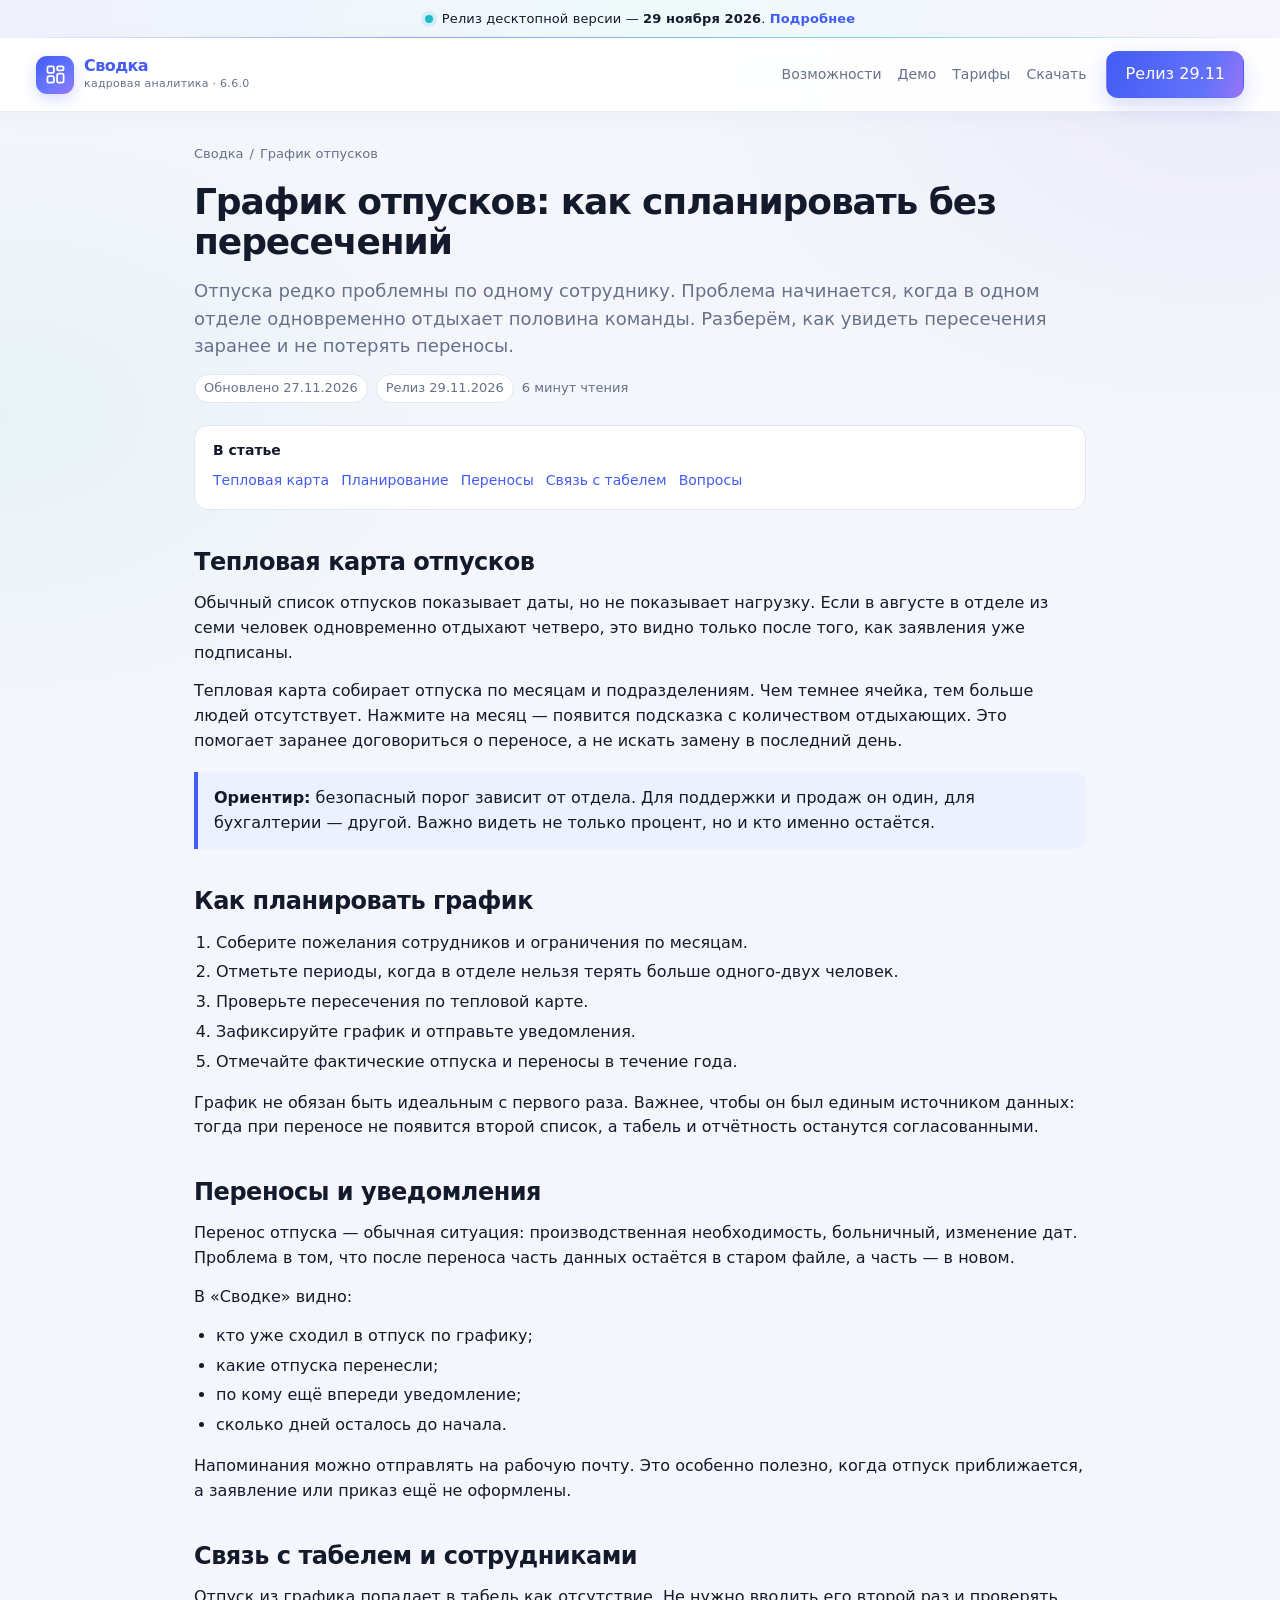
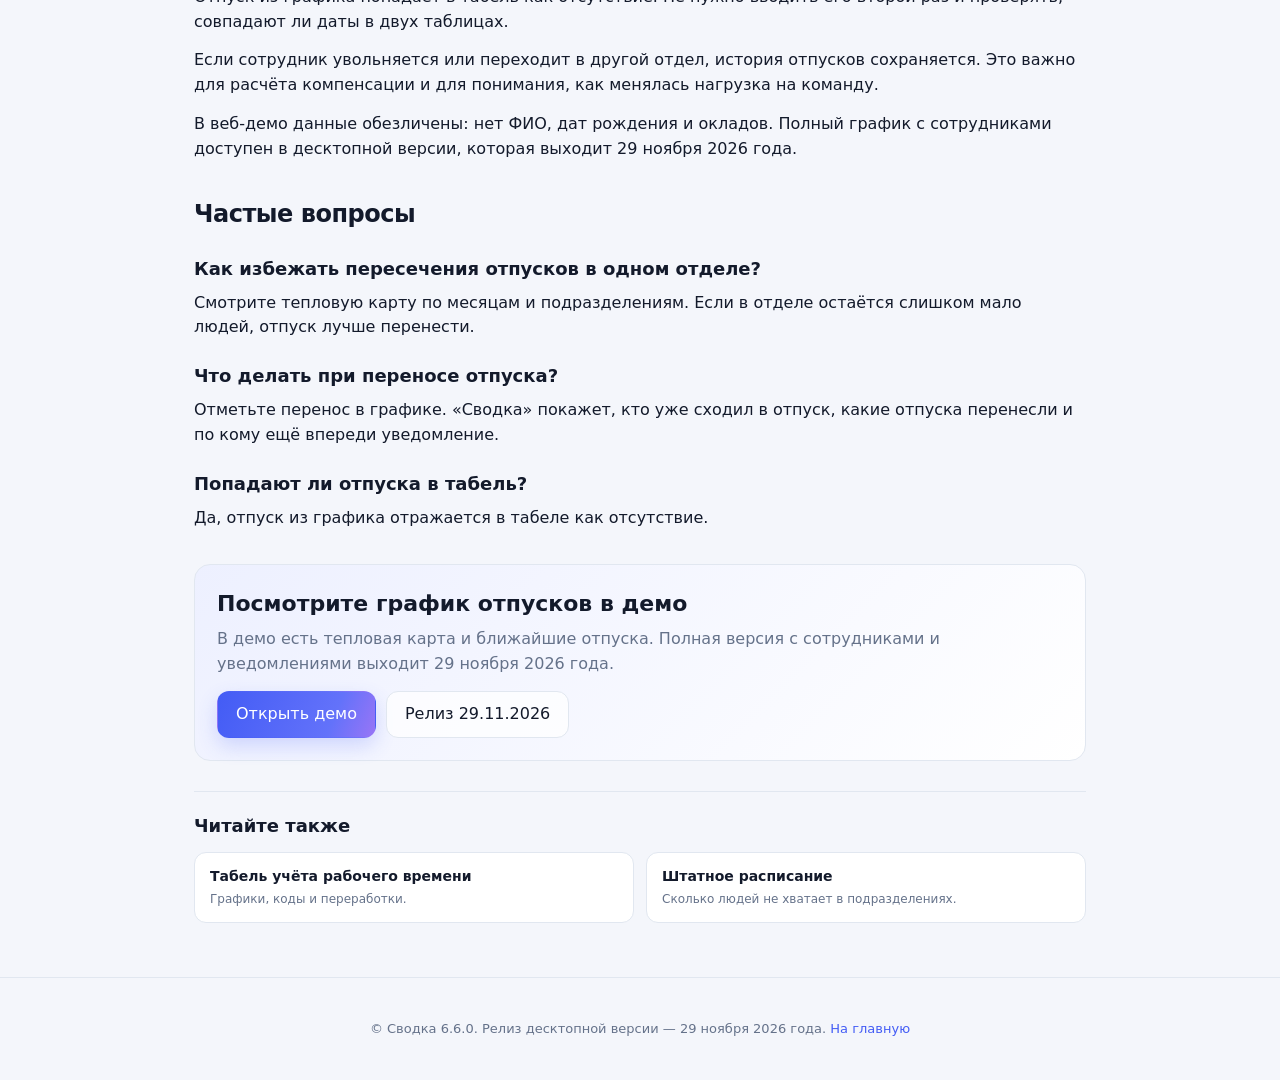
<file: docs/grafik-otpuskov/index.html>
<!DOCTYPE html>
<html lang="ru">
<head>
<meta charset="utf-8">
<meta name="viewport" content="width=device-width, initial-scale=1">
<title>График отпусков: как спланировать без пересечений — Сводка</title>
<meta name="description" content="Как составить график отпусков, избежать пересечений в одном отделе, учесть переносы и напоминания. Тепловая карта отпусков и связь с табелем в «Сводке».">
<link rel="canonical" href="https://kraishkinaa.github.io/svodka/grafik-otpuskov/">
<link rel="icon" href="../site-icon.svg">
<meta name="robots" content="index,follow">
<meta name="theme-color" content="#3b4cdf">
<meta property="og:type" content="article">
<meta property="og:title" content="График отпусков — Сводка">
<meta property="og:description" content="Пересечения, переносы, напоминания и связь отпусков с табелем.">
<meta property="og:url" content="https://kraishkinaa.github.io/svodka/grafik-otpuskov/">
<meta property="og:image" content="https://kraishkinaa.github.io/svodka/og-image.png">
<meta name="twitter:card" content="summary_large_image">
<script>try{var t=localStorage.getItem("svodka_th");if(t==="dark"||(t!=="light"&&matchMedia("(prefers-color-scheme: dark)").matches))document.documentElement.dataset.theme="dark"}catch(e){}</script>
<link rel="stylesheet" href="../style.css?v=6.6.0-mwyr2v4w">
<link rel="stylesheet" href="../pages.css?v=6.6.0-mwyr2v4w">
<script type="application/ld+json">
{"@context":"https://schema.org","@graph":[
{"@type":"BreadcrumbList","itemListElement":[{"@type":"ListItem","position":1,"name":"Сводка","item":"https://kraishkinaa.github.io/svodka/"},{"@type":"ListItem","position":2,"name":"График отпусков","item":"https://kraishkinaa.github.io/svodka/grafik-otpuskov/"}]},
{"@type":"Article","headline":"График отпусков: как спланировать без пересечений","description":"Тепловая карта, переносы, напоминания и связь отпусков с табелем.","inLanguage":"ru","datePublished":"2026-11-27","dateModified":"2026-11-27","author":{"@type":"Organization","name":"Сводка"},"publisher":{"@type":"Organization","name":"Сводка","logo":{"@type":"ImageObject","url":"https://kraishkinaa.github.io/svodka/site-icon.svg"}},"mainEntityOfPage":"https://kraishkinaa.github.io/svodka/grafik-otpuskov/","about":["график отпусков","планирование отпусков","отпуска сотрудников"]},
{"@type":"FAQPage","mainEntity":[
{"@type":"Question","name":"Как избежать пересечения отпусков в одном отделе?","acceptedAnswer":{"@type":"Answer","text":"Смотрите тепловую карту по месяцам и подразделениям: она показывает, сколько людей одновременно отдыхает. Если в отделе остаётся слишком мало сотрудников, отпуск лучше перенести."}},
{"@type":"Question","name":"Что делать при переносе отпуска?","acceptedAnswer":{"@type":"Answer","text":"Перенос отмечается в графике. «Сводка» показывает, кто уже сходил в отпуск, какие отпуска перенесли и по кому ещё впереди уведомление."}},
{"@type":"Question","name":"Попадают ли отпуска в табель?","acceptedAnswer":{"@type":"Answer","text":"Да. Отпуск из графика отражается в табеле как отсутствие, поэтому не нужно вводить его повторно."}}
]}
]}
</script>
</head>
<body>
<div class="release-bar" role="status"><span class="release-dot"></span><span>Релиз десктопной версии — <time datetime="2026-11-29">29 ноября 2026</time>. <a href="../#download">Подробнее</a></span></div>
<header class="top">
  <a class="brand" href="../"><span class="mark"><svg viewBox="0 0 26 26" fill="none" stroke="currentColor" stroke-width="2.2" stroke-linecap="round" stroke-linejoin="round" aria-hidden="true"><rect x="3" y="3" width="8" height="8" rx="2"/><rect x="15" y="3" width="8" height="5" rx="2"/><rect x="3" y="15" width="8" height="8" rx="2"/><rect x="15" y="12" width="8" height="11" rx="2"/></svg></span><div><b>Сводка</b><small>кадровая аналитика · 6.6.0</small></div></a>
  <nav class="nav"><a href="../#features">Возможности</a><a href="../#demo">Демо</a><a href="../#pricing">Тарифы</a><a href="../#download">Скачать</a></nav>
  <a class="btn primary" href="../#download">Релиз 29.11</a>
</header>

<main class="page">
  <nav class="crumbs" aria-label="Хлебные крошки"><a href="../">Сводка</a><span>/</span>График отпусков</nav>
  <h1>График отпусков: как спланировать без пересечений</h1>
  <p class="lead">Отпуска редко проблемны по одному сотруднику. Проблема начинается, когда в одном отделе одновременно отдыхает половина команды. Разберём, как увидеть пересечения заранее и не потерять переносы.</p>
  <div class="page-meta"><span class="chip">Обновлено 27.11.2026</span><span class="chip">Релиз 29.11.2026</span><span>6 минут чтения</span></div>

  <div class="toc"><b>В статье</b><a href="#karta">Тепловая карта</a><a href="#planirovanie">Планирование</a><a href="#perenosy">Переносы</a><a href="#tab">Связь с табелем</a><a href="#faq">Вопросы</a></div>

  <article class="article">
    <h2 id="karta">Тепловая карта отпусков</h2>
    <p>Обычный список отпусков показывает даты, но не показывает нагрузку. Если в августе в отделе из семи человек одновременно отдыхают четверо, это видно только после того, как заявления уже подписаны.</p>
    <p>Тепловая карта собирает отпуска по месяцам и подразделениям. Чем темнее ячейка, тем больше людей отсутствует. Нажмите на месяц — появится подсказка с количеством отдыхающих. Это помогает заранее договориться о переносе, а не искать замену в последний день.</p>
    <div class="callout"><p><b>Ориентир:</b> безопасный порог зависит от отдела. Для поддержки и продаж он один, для бухгалтерии — другой. Важно видеть не только процент, но и кто именно остаётся.</p></div>

    <h2 id="planirovanie">Как планировать график</h2>
    <ol>
      <li>Соберите пожелания сотрудников и ограничения по месяцам.</li>
      <li>Отметьте периоды, когда в отделе нельзя терять больше одного-двух человек.</li>
      <li>Проверьте пересечения по тепловой карте.</li>
      <li>Зафиксируйте график и отправьте уведомления.</li>
      <li>Отмечайте фактические отпуска и переносы в течение года.</li>
    </ol>
    <p>График не обязан быть идеальным с первого раза. Важнее, чтобы он был единым источником данных: тогда при переносе не появится второй список, а табель и отчётность останутся согласованными.</p>

    <h2 id="perenosy">Переносы и уведомления</h2>
    <p>Перенос отпуска — обычная ситуация: производственная необходимость, больничный, изменение дат. Проблема в том, что после переноса часть данных остаётся в старом файле, а часть — в новом.</p>
    <p>В «Сводке» видно:</p>
    <ul>
      <li>кто уже сходил в отпуск по графику;</li>
      <li>какие отпуска перенесли;</li>
      <li>по кому ещё впереди уведомление;</li>
      <li>сколько дней осталось до начала.</li>
    </ul>
    <p>Напоминания можно отправлять на рабочую почту. Это особенно полезно, когда отпуск приближается, а заявление или приказ ещё не оформлены.</p>

    <h2 id="tab">Связь с табелем и сотрудниками</h2>
    <p>Отпуск из графика попадает в табель как отсутствие. Не нужно вводить его второй раз и проверять, совпадают ли даты в двух таблицах.</p>
    <p>Если сотрудник увольняется или переходит в другой отдел, история отпусков сохраняется. Это важно для расчёта компенсации и для понимания, как менялась нагрузка на команду.</p>
    <p>В веб-демо данные обезличены: нет ФИО, дат рождения и окладов. Полный график с сотрудниками доступен в десктопной версии, которая выходит 29 ноября 2026 года.</p>

    <h2 id="faq">Частые вопросы</h2>
    <h3>Как избежать пересечения отпусков в одном отделе?</h3>
    <p>Смотрите тепловую карту по месяцам и подразделениям. Если в отделе остаётся слишком мало людей, отпуск лучше перенести.</p>
    <h3>Что делать при переносе отпуска?</h3>
    <p>Отметьте перенос в графике. «Сводка» покажет, кто уже сходил в отпуск, какие отпуска перенесли и по кому ещё впереди уведомление.</p>
    <h3>Попадают ли отпуска в табель?</h3>
    <p>Да, отпуск из графика отражается в табеле как отсутствие.</p>
  </article>

  <div class="page-cta">
    <h2>Посмотрите график отпусков в демо</h2>
    <p>В демо есть тепловая карта и ближайшие отпуска. Полная версия с сотрудниками и уведомлениями выходит 29 ноября 2026 года.</p>
    <div class="actions"><a class="btn primary" href="../#demo">Открыть демо</a><a class="btn ghost" href="../#download">Релиз 29.11.2026</a></div>
  </div>

  <section class="related">
    <h2>Читайте также</h2>
    <div class="related-grid">
      <a href="../tabel-ucheta-rabochego-vremeni/"><b>Табель учёта рабочего времени</b><span>Графики, коды и переработки.</span></a>
      <a href="../shtatnoe-raspisanie/"><b>Штатное расписание</b><span>Сколько людей не хватает в подразделениях.</span></a>
    </div>
  </section>
</main>

<footer><p>© Сводка 6.6.0. Релиз десктопной версии — <time datetime="2026-11-29">29 ноября 2026 года</time>. <a href="../">На главную</a></p></footer>
</body>
</html>
</file>
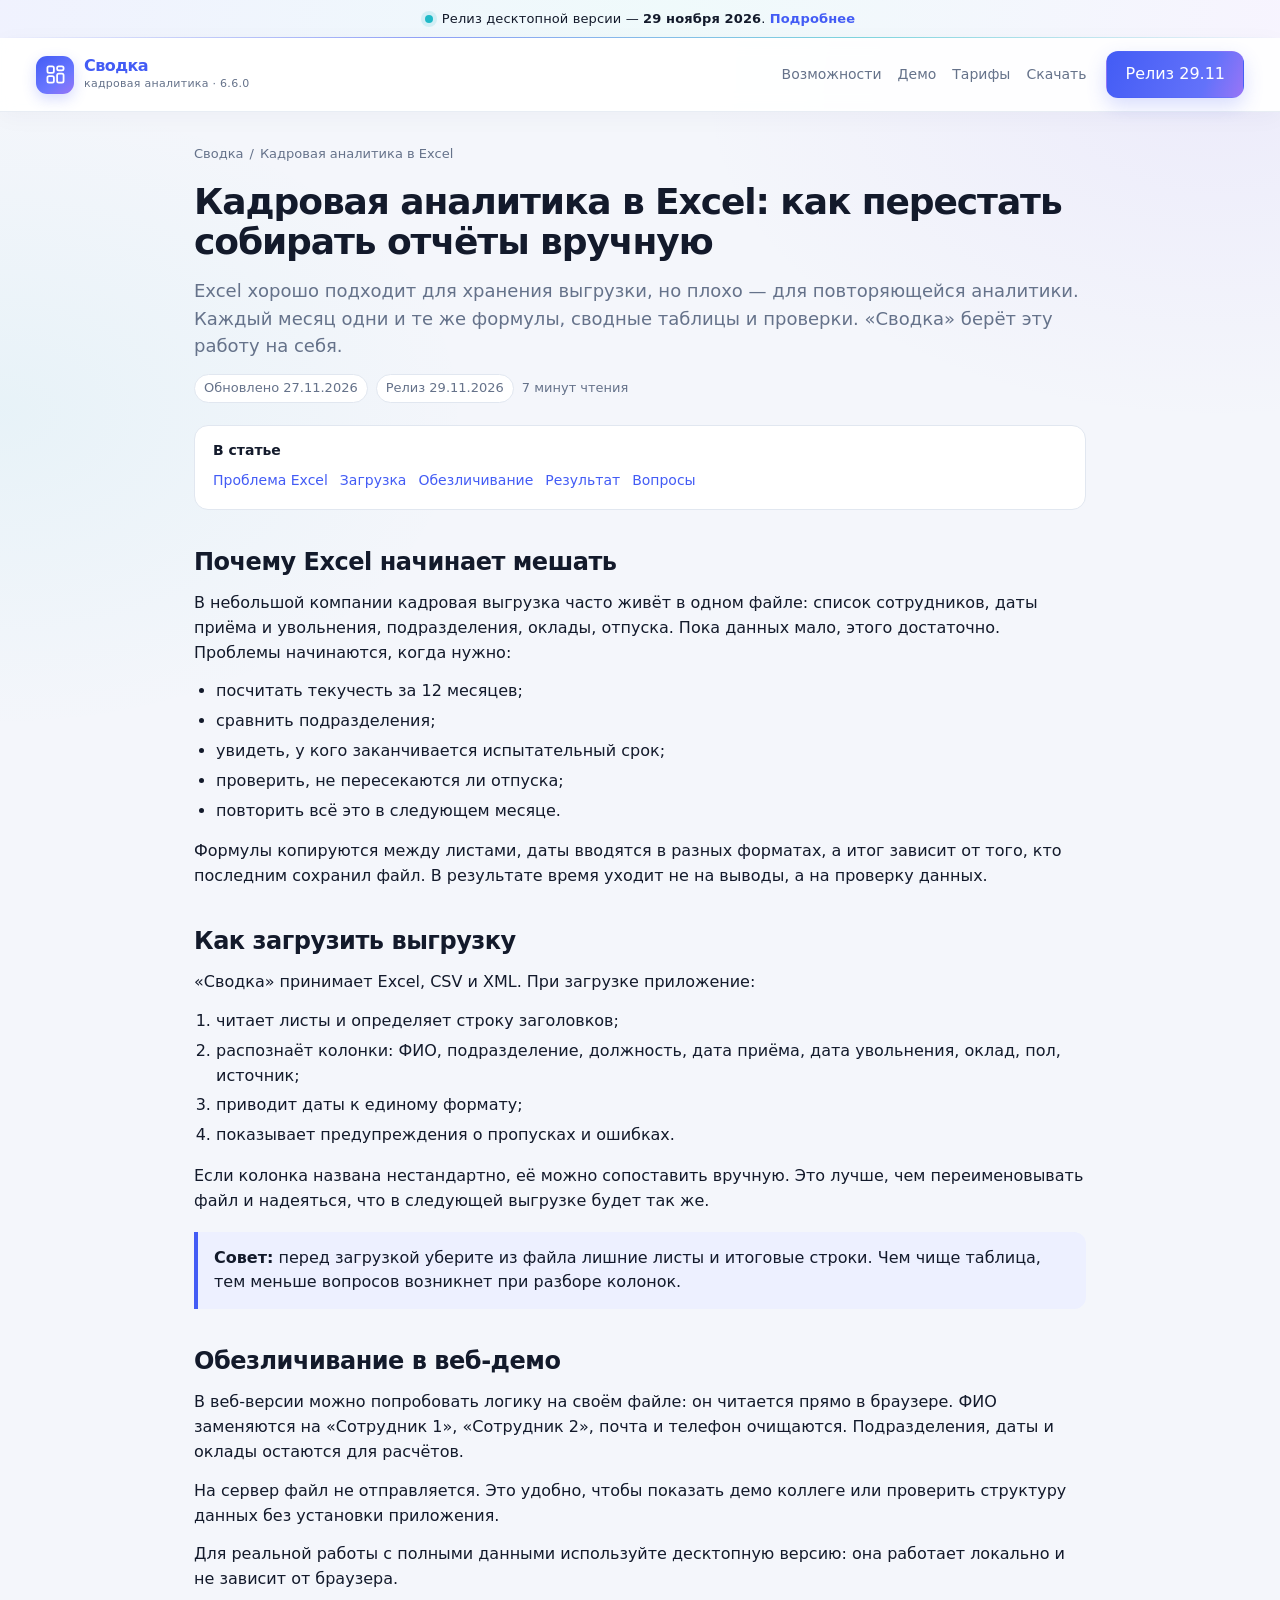
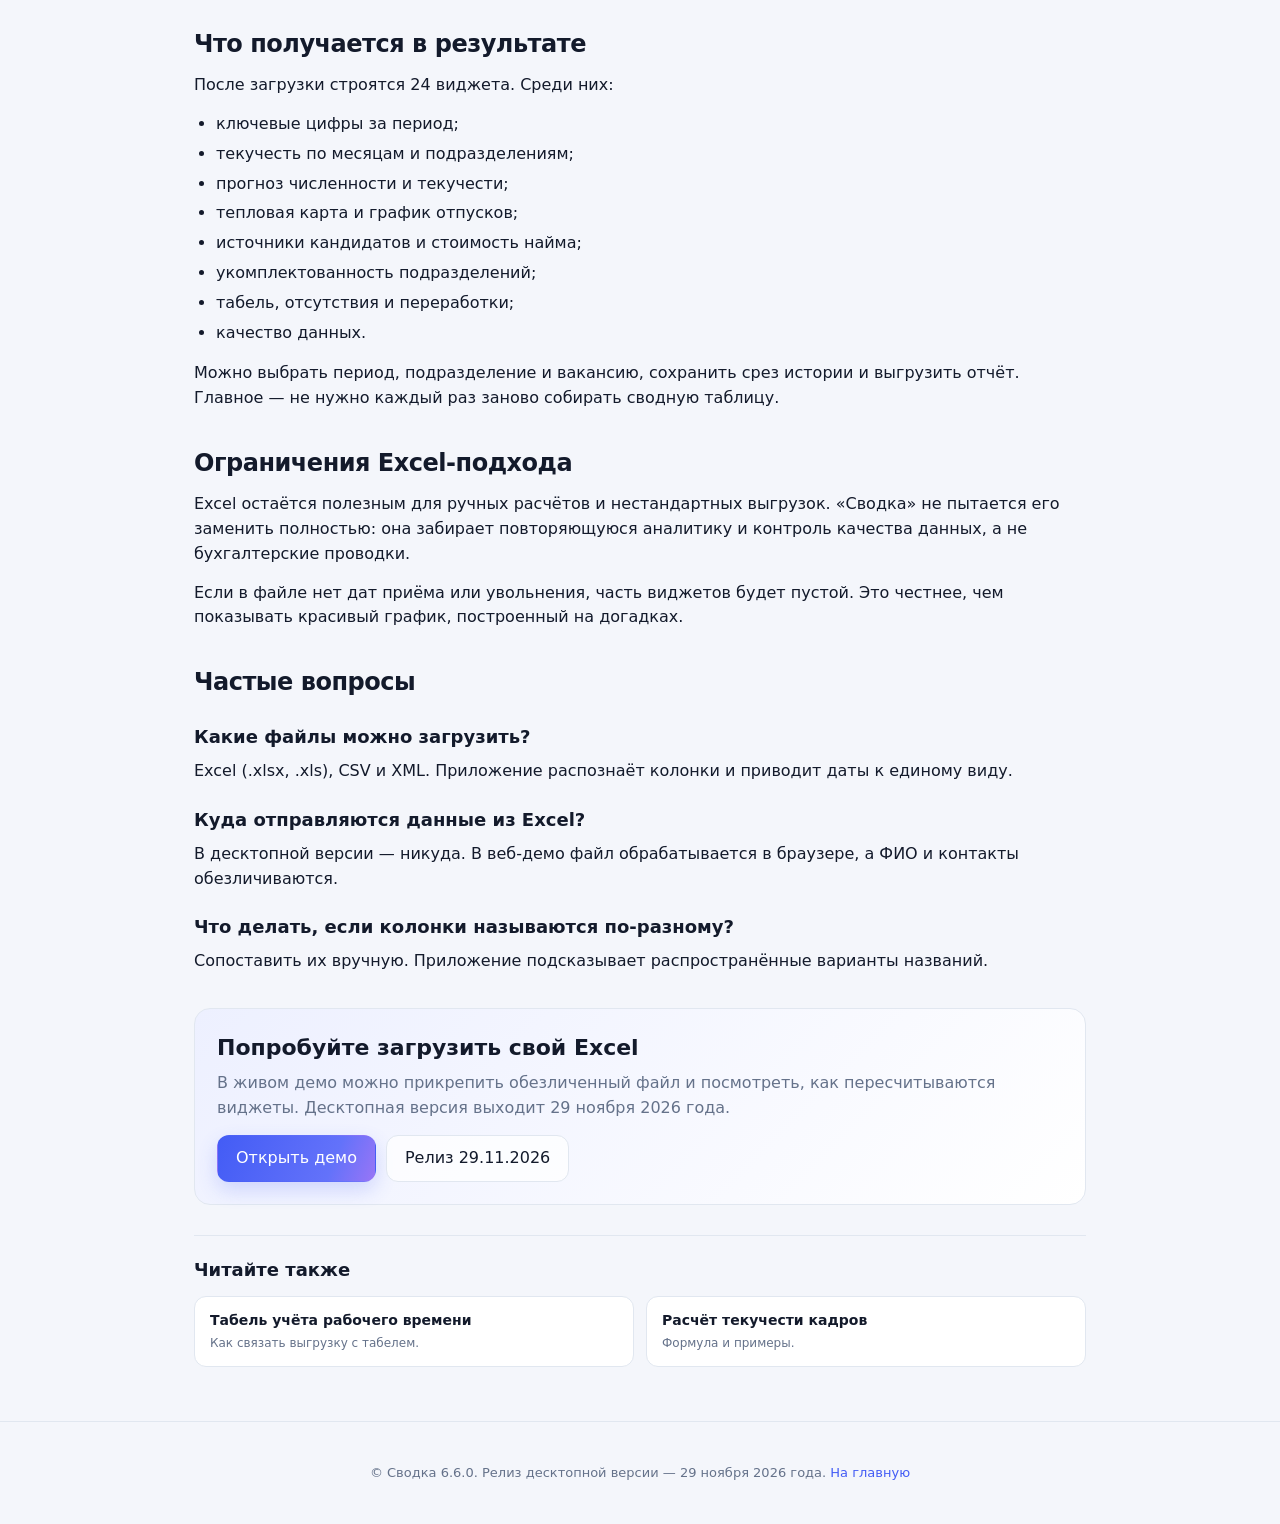
<file: docs/kadrovaya-analitika-excel/index.html>
<!DOCTYPE html>
<html lang="ru">
<head>
<meta charset="utf-8">
<meta name="viewport" content="width=device-width, initial-scale=1">
<title>Кадровая аналитика в Excel: как перестать собирать отчёты вручную</title>
<meta name="description" content="Как загрузить кадровую выгрузку из Excel, распознать колонки, проверить ошибки и получить 24 виджета аналитики. Обезличивание в веб-демо и локальная работа в «Сводке».">
<link rel="canonical" href="https://kraishkinaa.github.io/svodka/kadrovaya-analitika-excel/">
<link rel="icon" href="../site-icon.svg">
<meta name="robots" content="index,follow">
<meta name="theme-color" content="#3b4cdf">
<meta property="og:type" content="article">
<meta property="og:title" content="Кадровая аналитика в Excel — Сводка">
<meta property="og:description" content="Загрузка выгрузки, распознавание колонок, проверка ошибок и виджеты.">
<meta property="og:url" content="https://kraishkinaa.github.io/svodka/kadrovaya-analitika-excel/">
<meta property="og:image" content="https://kraishkinaa.github.io/svodka/og-image.png">
<meta name="twitter:card" content="summary_large_image">
<script>try{var t=localStorage.getItem("svodka_th");if(t==="dark"||(t!=="light"&&matchMedia("(prefers-color-scheme: dark)").matches))document.documentElement.dataset.theme="dark"}catch(e){}</script>
<link rel="stylesheet" href="../style.css?v=6.6.0-mwyr2v4w">
<link rel="stylesheet" href="../pages.css?v=6.6.0-mwyr2v4w">
<script type="application/ld+json">
{"@context":"https://schema.org","@graph":[
{"@type":"BreadcrumbList","itemListElement":[{"@type":"ListItem","position":1,"name":"Сводка","item":"https://kraishkinaa.github.io/svodka/"},{"@type":"ListItem","position":2,"name":"Кадровая аналитика в Excel","item":"https://kraishkinaa.github.io/svodka/kadrovaya-analitika-excel/"}]},
{"@type":"Article","headline":"Кадровая аналитика в Excel: как перестать собирать отчёты вручную","description":"Загрузка выгрузки, распознавание колонок, проверка ошибок и виджеты.","inLanguage":"ru","datePublished":"2026-11-27","dateModified":"2026-11-27","author":{"@type":"Organization","name":"Сводка"},"publisher":{"@type":"Organization","name":"Сводка","logo":{"@type":"ImageObject","url":"https://kraishkinaa.github.io/svodka/site-icon.svg"}},"mainEntityOfPage":"https://kraishkinaa.github.io/svodka/kadrovaya-analitika-excel/","about":["кадровая аналитика в Excel","Excel для HR","кадровые отчёты"]},
{"@type":"FAQPage","mainEntity":[
{"@type":"Question","name":"Какие файлы можно загрузить?","acceptedAnswer":{"@type":"Answer","text":"Excel (.xlsx, .xls), CSV и XML-выгрузки. «Сводка» распознаёт колонки по названиям и приводит даты к единому виду."}},
{"@type":"Question","name":"Куда отправляются данные из Excel?","acceptedAnswer":{"@type":"Answer","text":"В десктопной версии — никуда, файлы читаются на компьютере. В веб-демо файл обрабатывается в браузере, а ФИО, почта и телефон заменяются на обезличенные значения."}},
{"@type":"Question","name":"Что делать, если колонки называются по-разному?","acceptedAnswer":{"@type":"Answer","text":"Приложение сопоставляет распространённые названия: ФИО, подразделение, дата приёма, дата увольнения, оклад. Если колонка не распознана, её можно указать вручную."}}
]}
]}
</script>
</head>
<body>
<div class="release-bar" role="status"><span class="release-dot"></span><span>Релиз десктопной версии — <time datetime="2026-11-29">29 ноября 2026</time>. <a href="../#download">Подробнее</a></span></div>
<header class="top">
  <a class="brand" href="../"><span class="mark"><svg viewBox="0 0 26 26" fill="none" stroke="currentColor" stroke-width="2.2" stroke-linecap="round" stroke-linejoin="round" aria-hidden="true"><rect x="3" y="3" width="8" height="8" rx="2"/><rect x="15" y="3" width="8" height="5" rx="2"/><rect x="3" y="15" width="8" height="8" rx="2"/><rect x="15" y="12" width="8" height="11" rx="2"/></svg></span><div><b>Сводка</b><small>кадровая аналитика · 6.6.0</small></div></a>
  <nav class="nav"><a href="../#features">Возможности</a><a href="../#demo">Демо</a><a href="../#pricing">Тарифы</a><a href="../#download">Скачать</a></nav>
  <a class="btn primary" href="../#download">Релиз 29.11</a>
</header>

<main class="page">
  <nav class="crumbs" aria-label="Хлебные крошки"><a href="../">Сводка</a><span>/</span>Кадровая аналитика в Excel</nav>
  <h1>Кадровая аналитика в Excel: как перестать собирать отчёты вручную</h1>
  <p class="lead">Excel хорошо подходит для хранения выгрузки, но плохо — для повторяющейся аналитики. Каждый месяц одни и те же формулы, сводные таблицы и проверки. «Сводка» берёт эту работу на себя.</p>
  <div class="page-meta"><span class="chip">Обновлено 27.11.2026</span><span class="chip">Релиз 29.11.2026</span><span>7 минут чтения</span></div>

  <div class="toc"><b>В статье</b><a href="#problema">Проблема Excel</a><a href="#zagruzka">Загрузка</a><a href="#obez">Обезличивание</a><a href="#rezultat">Результат</a><a href="#faq">Вопросы</a></div>

  <article class="article">
    <h2 id="problema">Почему Excel начинает мешать</h2>
    <p>В небольшой компании кадровая выгрузка часто живёт в одном файле: список сотрудников, даты приёма и увольнения, подразделения, оклады, отпуска. Пока данных мало, этого достаточно. Проблемы начинаются, когда нужно:</p>
    <ul>
      <li>посчитать текучесть за 12 месяцев;</li>
      <li>сравнить подразделения;</li>
      <li>увидеть, у кого заканчивается испытательный срок;</li>
      <li>проверить, не пересекаются ли отпуска;</li>
      <li>повторить всё это в следующем месяце.</li>
    </ul>
    <p>Формулы копируются между листами, даты вводятся в разных форматах, а итог зависит от того, кто последним сохранил файл. В результате время уходит не на выводы, а на проверку данных.</p>

    <h2 id="zagruzka">Как загрузить выгрузку</h2>
    <p>«Сводка» принимает Excel, CSV и XML. При загрузке приложение:</p>
    <ol>
      <li>читает листы и определяет строку заголовков;</li>
      <li>распознаёт колонки: ФИО, подразделение, должность, дата приёма, дата увольнения, оклад, пол, источник;</li>
      <li>приводит даты к единому формату;</li>
      <li>показывает предупреждения о пропусках и ошибках.</li>
    </ol>
    <p>Если колонка названа нестандартно, её можно сопоставить вручную. Это лучше, чем переименовывать файл и надеяться, что в следующей выгрузке будет так же.</p>
    <div class="callout"><p><b>Совет:</b> перед загрузкой уберите из файла лишние листы и итоговые строки. Чем чище таблица, тем меньше вопросов возникнет при разборе колонок.</p></div>

    <h2 id="obez">Обезличивание в веб-демо</h2>
    <p>В веб-версии можно попробовать логику на своём файле: он читается прямо в браузере. ФИО заменяются на «Сотрудник 1», «Сотрудник 2», почта и телефон очищаются. Подразделения, даты и оклады остаются для расчётов.</p>
    <p>На сервер файл не отправляется. Это удобно, чтобы показать демо коллеге или проверить структуру данных без установки приложения.</p>
    <p>Для реальной работы с полными данными используйте десктопную версию: она работает локально и не зависит от браузера.</p>

    <h2 id="rezultat">Что получается в результате</h2>
    <p>После загрузки строятся 24 виджета. Среди них:</p>
    <ul>
      <li>ключевые цифры за период;</li>
      <li>текучесть по месяцам и подразделениям;</li>
      <li>прогноз численности и текучести;</li>
      <li>тепловая карта и график отпусков;</li>
      <li>источники кандидатов и стоимость найма;</li>
      <li>укомплектованность подразделений;</li>
      <li>табель, отсутствия и переработки;</li>
      <li>качество данных.</li>
    </ul>
    <p>Можно выбрать период, подразделение и вакансию, сохранить срез истории и выгрузить отчёт. Главное — не нужно каждый раз заново собирать сводную таблицу.</p>

    <h2 id="ogran">Ограничения Excel-подхода</h2>
    <p>Excel остаётся полезным для ручных расчётов и нестандартных выгрузок. «Сводка» не пытается его заменить полностью: она забирает повторяющуюся аналитику и контроль качества данных, а не бухгалтерские проводки.</p>
    <p>Если в файле нет дат приёма или увольнения, часть виджетов будет пустой. Это честнее, чем показывать красивый график, построенный на догадках.</p>

    <h2 id="faq">Частые вопросы</h2>
    <h3>Какие файлы можно загрузить?</h3>
    <p>Excel (.xlsx, .xls), CSV и XML. Приложение распознаёт колонки и приводит даты к единому виду.</p>
    <h3>Куда отправляются данные из Excel?</h3>
    <p>В десктопной версии — никуда. В веб-демо файл обрабатывается в браузере, а ФИО и контакты обезличиваются.</p>
    <h3>Что делать, если колонки называются по-разному?</h3>
    <p>Сопоставить их вручную. Приложение подсказывает распространённые варианты названий.</p>
  </article>

  <div class="page-cta">
    <h2>Попробуйте загрузить свой Excel</h2>
    <p>В живом демо можно прикрепить обезличенный файл и посмотреть, как пересчитываются виджеты. Десктопная версия выходит 29 ноября 2026 года.</p>
    <div class="actions"><a class="btn primary" href="../#demo">Открыть демо</a><a class="btn ghost" href="../#download">Релиз 29.11.2026</a></div>
  </div>

  <section class="related">
    <h2>Читайте также</h2>
    <div class="related-grid">
      <a href="../tabel-ucheta-rabochego-vremeni/"><b>Табель учёта рабочего времени</b><span>Как связать выгрузку с табелем.</span></a>
      <a href="../raschet-tekuchesti-kadrov/"><b>Расчёт текучести кадров</b><span>Формула и примеры.</span></a>
    </div>
  </section>
</main>

<footer><p>© Сводка 6.6.0. Релиз десктопной версии — <time datetime="2026-11-29">29 ноября 2026 года</time>. <a href="../">На главную</a></p></footer>
</body>
</html>
</file>
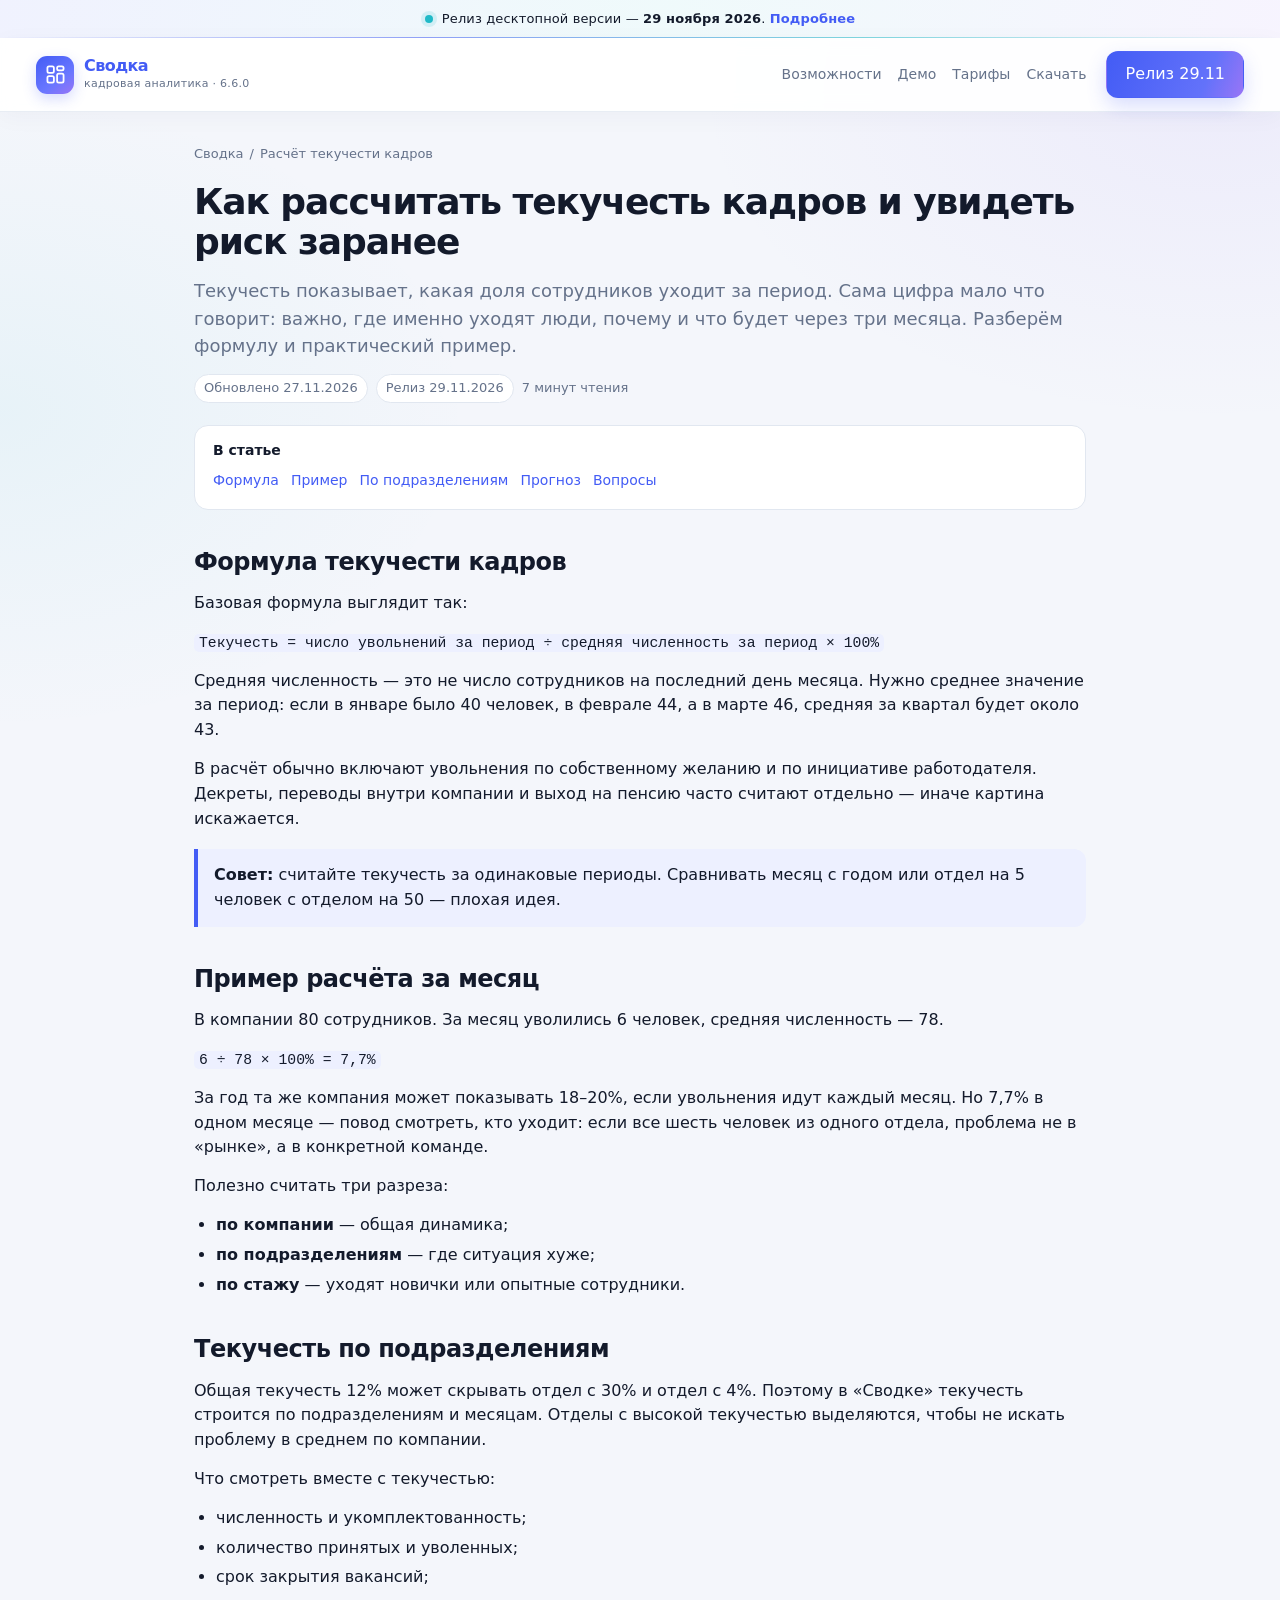
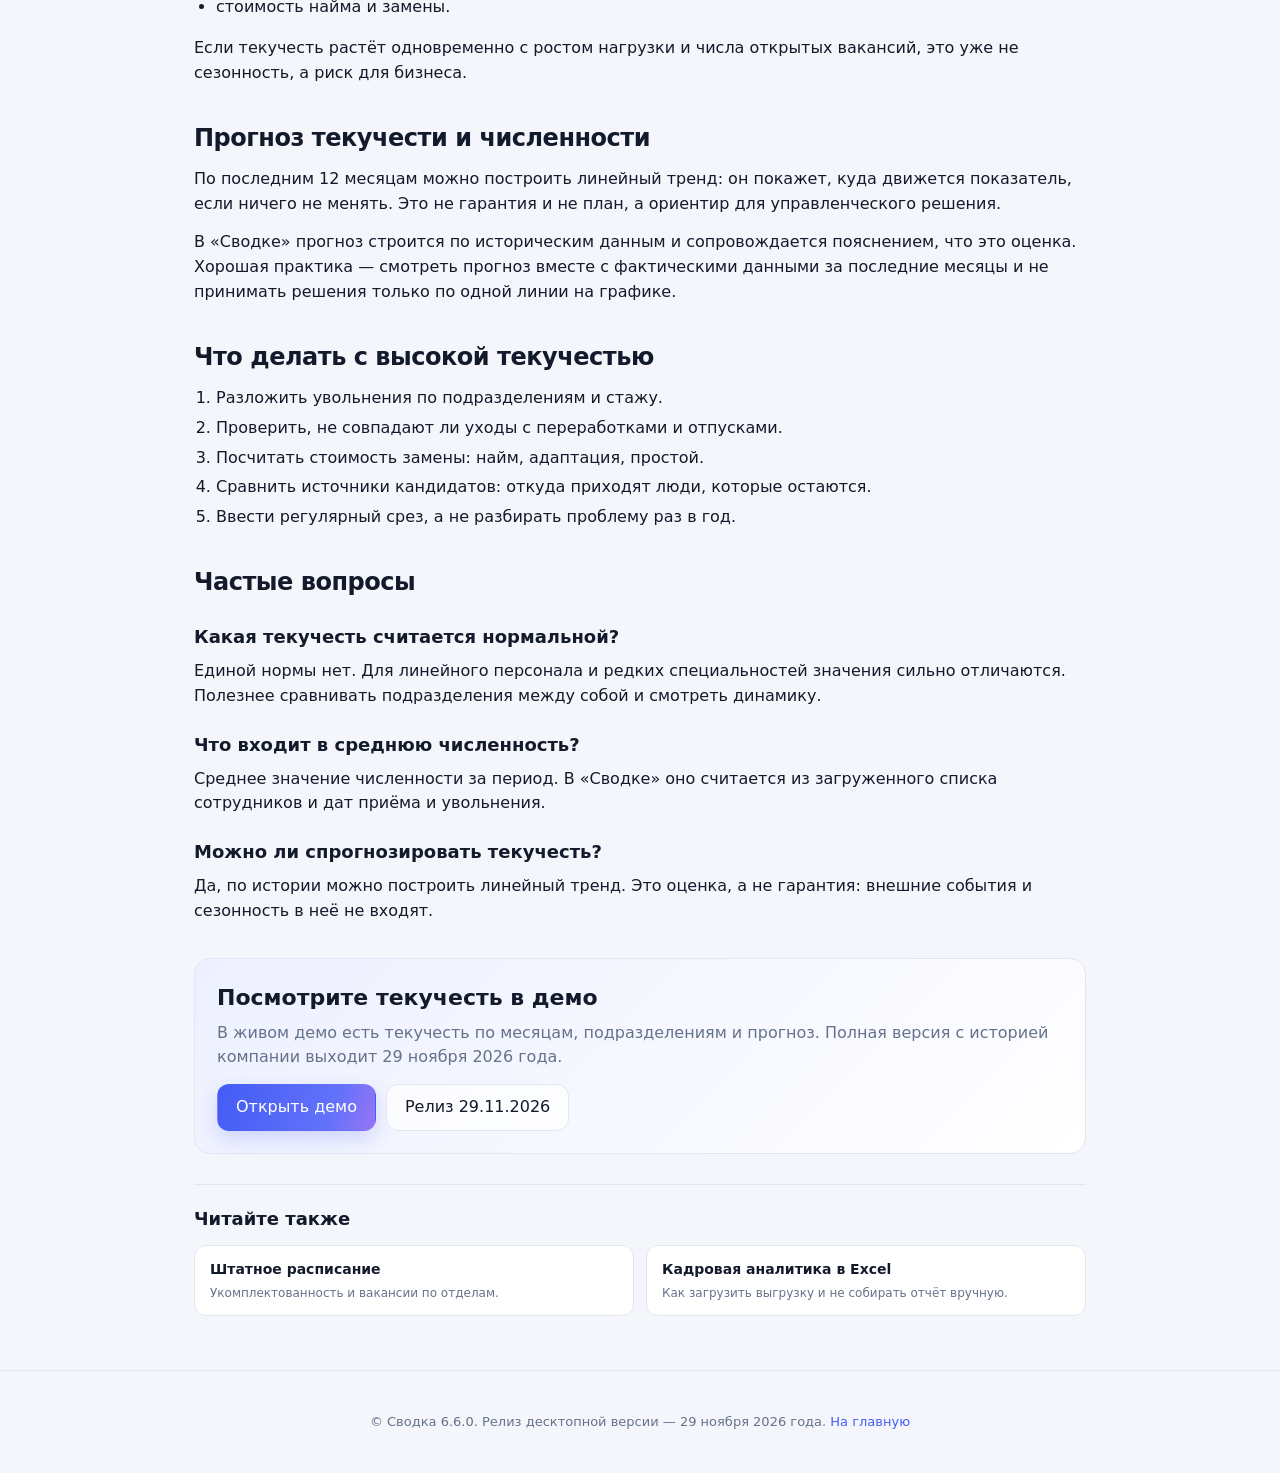
<file: docs/raschet-tekuchesti-kadrov/index.html>
<!DOCTYPE html>
<html lang="ru">
<head>
<meta charset="utf-8">
<meta name="viewport" content="width=device-width, initial-scale=1">
<title>Как рассчитать текучесть кадров: формула и примеры — Сводка</title>
<meta name="description" content="Формула текучести кадров, пример расчёта за месяц и год, разрез по подразделениям и прогноз. Как увидеть риск ухода заранее в программе «Сводка».">
<link rel="canonical" href="https://kraishkinaa.github.io/svodka/raschet-tekuchesti-kadrov/">
<link rel="icon" href="../site-icon.svg">
<meta name="robots" content="index,follow">
<meta name="theme-color" content="#3b4cdf">
<meta property="og:type" content="article">
<meta property="og:title" content="Как рассчитать текучесть кадров — Сводка">
<meta property="og:description" content="Формула, примеры, разрез по отделам и прогноз текучести.">
<meta property="og:url" content="https://kraishkinaa.github.io/svodka/raschet-tekuchesti-kadrov/">
<meta property="og:image" content="https://kraishkinaa.github.io/svodka/og-image.png">
<meta name="twitter:card" content="summary_large_image">
<script>try{var t=localStorage.getItem("svodka_th");if(t==="dark"||(t!=="light"&&matchMedia("(prefers-color-scheme: dark)").matches))document.documentElement.dataset.theme="dark"}catch(e){}</script>
<link rel="stylesheet" href="../style.css?v=6.6.0-mwyr2v4w">
<link rel="stylesheet" href="../pages.css?v=6.6.0-mwyr2v4w">
<script type="application/ld+json">
{"@context":"https://schema.org","@graph":[
{"@type":"BreadcrumbList","itemListElement":[{"@type":"ListItem","position":1,"name":"Сводка","item":"https://kraishkinaa.github.io/svodka/"},{"@type":"ListItem","position":2,"name":"Расчёт текучести кадров","item":"https://kraishkinaa.github.io/svodka/raschet-tekuchesti-kadrov/"}]},
{"@type":"Article","headline":"Как рассчитать текучесть кадров: формула и примеры","description":"Формула текучести, пример расчёта, разрез по подразделениям и прогноз.","inLanguage":"ru","datePublished":"2026-11-27","dateModified":"2026-11-27","author":{"@type":"Organization","name":"Сводка"},"publisher":{"@type":"Organization","name":"Сводка","logo":{"@type":"ImageObject","url":"https://kraishkinaa.github.io/svodka/site-icon.svg"}},"mainEntityOfPage":"https://kraishkinaa.github.io/svodka/raschet-tekuchesti-kadrov/","about":["текучесть кадров","расчёт текучести","HR-аналитика"]},
{"@type":"FAQPage","mainEntity":[
{"@type":"Question","name":"Какая текучесть кадров считается нормальной?","acceptedAnswer":{"@type":"Answer","text":"Единой нормы нет: для разных отраслей и должностей норма отличается. Полезнее сравнивать подразделения между собой и смотреть динамику за несколько месяцев."}},
{"@type":"Question","name":"Что входит в среднюю численность?","acceptedAnswer":{"@type":"Answer","text":"Средняя численность за период — это среднее значение списочной численности по дням или месяцам. В «Сводке» она рассчитывается из загруженного списка сотрудников."}},
{"@type":"Question","name":"Можно ли спрогнозировать текучесть?","acceptedAnswer":{"@type":"Answer","text":"Да, по историческим данным можно построить линейный тренд. Это оценка, а не гарантия: она помогает заранее увидеть риск, но не учитывает внешние события."}}
]}
]}
</script>
</head>
<body>
<div class="release-bar" role="status"><span class="release-dot"></span><span>Релиз десктопной версии — <time datetime="2026-11-29">29 ноября 2026</time>. <a href="../#download">Подробнее</a></span></div>
<header class="top">
  <a class="brand" href="../"><span class="mark"><svg viewBox="0 0 26 26" fill="none" stroke="currentColor" stroke-width="2.2" stroke-linecap="round" stroke-linejoin="round" aria-hidden="true"><rect x="3" y="3" width="8" height="8" rx="2"/><rect x="15" y="3" width="8" height="5" rx="2"/><rect x="3" y="15" width="8" height="8" rx="2"/><rect x="15" y="12" width="8" height="11" rx="2"/></svg></span><div><b>Сводка</b><small>кадровая аналитика · 6.6.0</small></div></a>
  <nav class="nav"><a href="../#features">Возможности</a><a href="../#demo">Демо</a><a href="../#pricing">Тарифы</a><a href="../#download">Скачать</a></nav>
  <a class="btn primary" href="../#download">Релиз 29.11</a>
</header>

<main class="page">
  <nav class="crumbs" aria-label="Хлебные крошки"><a href="../">Сводка</a><span>/</span>Расчёт текучести кадров</nav>
  <h1>Как рассчитать текучесть кадров и увидеть риск заранее</h1>
  <p class="lead">Текучесть показывает, какая доля сотрудников уходит за период. Сама цифра мало что говорит: важно, где именно уходят люди, почему и что будет через три месяца. Разберём формулу и практический пример.</p>
  <div class="page-meta"><span class="chip">Обновлено 27.11.2026</span><span class="chip">Релиз 29.11.2026</span><span>7 минут чтения</span></div>

  <div class="toc"><b>В статье</b><a href="#formula">Формула</a><a href="#primer">Пример</a><a href="#otdel">По подразделениям</a><a href="#prognoz">Прогноз</a><a href="#faq">Вопросы</a></div>

  <article class="article">
    <h2 id="formula">Формула текучести кадров</h2>
    <p>Базовая формула выглядит так:</p>
    <p><code>Текучесть = число увольнений за период ÷ средняя численность за период × 100%</code></p>
    <p>Средняя численность — это не число сотрудников на последний день месяца. Нужно среднее значение за период: если в январе было 40 человек, в феврале 44, а в марте 46, средняя за квартал будет около 43.</p>
    <p>В расчёт обычно включают увольнения по собственному желанию и по инициативе работодателя. Декреты, переводы внутри компании и выход на пенсию часто считают отдельно — иначе картина искажается.</p>
    <div class="callout"><p><b>Совет:</b> считайте текучесть за одинаковые периоды. Сравнивать месяц с годом или отдел на 5 человек с отделом на 50 — плохая идея.</p></div>

    <h2 id="primer">Пример расчёта за месяц</h2>
    <p>В компании 80 сотрудников. За месяц уволились 6 человек, средняя численность — 78.</p>
    <p><code>6 ÷ 78 × 100% = 7,7%</code></p>
    <p>За год та же компания может показывать 18–20%, если увольнения идут каждый месяц. Но 7,7% в одном месяце — повод смотреть, кто уходит: если все шесть человек из одного отдела, проблема не в «рынке», а в конкретной команде.</p>
    <p>Полезно считать три разреза:</p>
    <ul>
      <li><b>по компании</b> — общая динамика;</li>
      <li><b>по подразделениям</b> — где ситуация хуже;</li>
      <li><b>по стажу</b> — уходят новички или опытные сотрудники.</li>
    </ul>

    <h2 id="otdel">Текучесть по подразделениям</h2>
    <p>Общая текучесть 12% может скрывать отдел с 30% и отдел с 4%. Поэтому в «Сводке» текучесть строится по подразделениям и месяцам. Отделы с высокой текучестью выделяются, чтобы не искать проблему в среднем по компании.</p>
    <p>Что смотреть вместе с текучестью:</p>
    <ul>
      <li>численность и укомплектованность;</li>
      <li>количество принятых и уволенных;</li>
      <li>срок закрытия вакансий;</li>
      <li>стоимость найма и замены.</li>
    </ul>
    <p>Если текучесть растёт одновременно с ростом нагрузки и числа открытых вакансий, это уже не сезонность, а риск для бизнеса.</p>

    <h2 id="prognoz">Прогноз текучести и численности</h2>
    <p>По последним 12 месяцам можно построить линейный тренд: он покажет, куда движется показатель, если ничего не менять. Это не гарантия и не план, а ориентир для управленческого решения.</p>
    <p>В «Сводке» прогноз строится по историческим данным и сопровождается пояснением, что это оценка. Хорошая практика — смотреть прогноз вместе с фактическими данными за последние месяцы и не принимать решения только по одной линии на графике.</p>

    <h2 id="chto">Что делать с высокой текучестью</h2>
    <ol>
      <li>Разложить увольнения по подразделениям и стажу.</li>
      <li>Проверить, не совпадают ли уходы с переработками и отпусками.</li>
      <li>Посчитать стоимость замены: найм, адаптация, простой.</li>
      <li>Сравнить источники кандидатов: откуда приходят люди, которые остаются.</li>
      <li>Ввести регулярный срез, а не разбирать проблему раз в год.</li>
    </ol>

    <h2 id="faq">Частые вопросы</h2>
    <h3>Какая текучесть считается нормальной?</h3>
    <p>Единой нормы нет. Для линейного персонала и редких специальностей значения сильно отличаются. Полезнее сравнивать подразделения между собой и смотреть динамику.</p>
    <h3>Что входит в среднюю численность?</h3>
    <p>Среднее значение численности за период. В «Сводке» оно считается из загруженного списка сотрудников и дат приёма и увольнения.</p>
    <h3>Можно ли спрогнозировать текучесть?</h3>
    <p>Да, по истории можно построить линейный тренд. Это оценка, а не гарантия: внешние события и сезонность в неё не входят.</p>
  </article>

  <div class="page-cta">
    <h2>Посмотрите текучесть в демо</h2>
    <p>В живом демо есть текучесть по месяцам, подразделениям и прогноз. Полная версия с историей компании выходит 29 ноября 2026 года.</p>
    <div class="actions"><a class="btn primary" href="../#demo">Открыть демо</a><a class="btn ghost" href="../#download">Релиз 29.11.2026</a></div>
  </div>

  <section class="related">
    <h2>Читайте также</h2>
    <div class="related-grid">
      <a href="../shtatnoe-raspisanie/"><b>Штатное расписание</b><span>Укомплектованность и вакансии по отделам.</span></a>
      <a href="../kadrovaya-analitika-excel/"><b>Кадровая аналитика в Excel</b><span>Как загрузить выгрузку и не собирать отчёт вручную.</span></a>
    </div>
  </section>
</main>

<footer><p>© Сводка 6.6.0. Релиз десктопной версии — <time datetime="2026-11-29">29 ноября 2026 года</time>. <a href="../">На главную</a></p></footer>
</body>
</html>
</file>
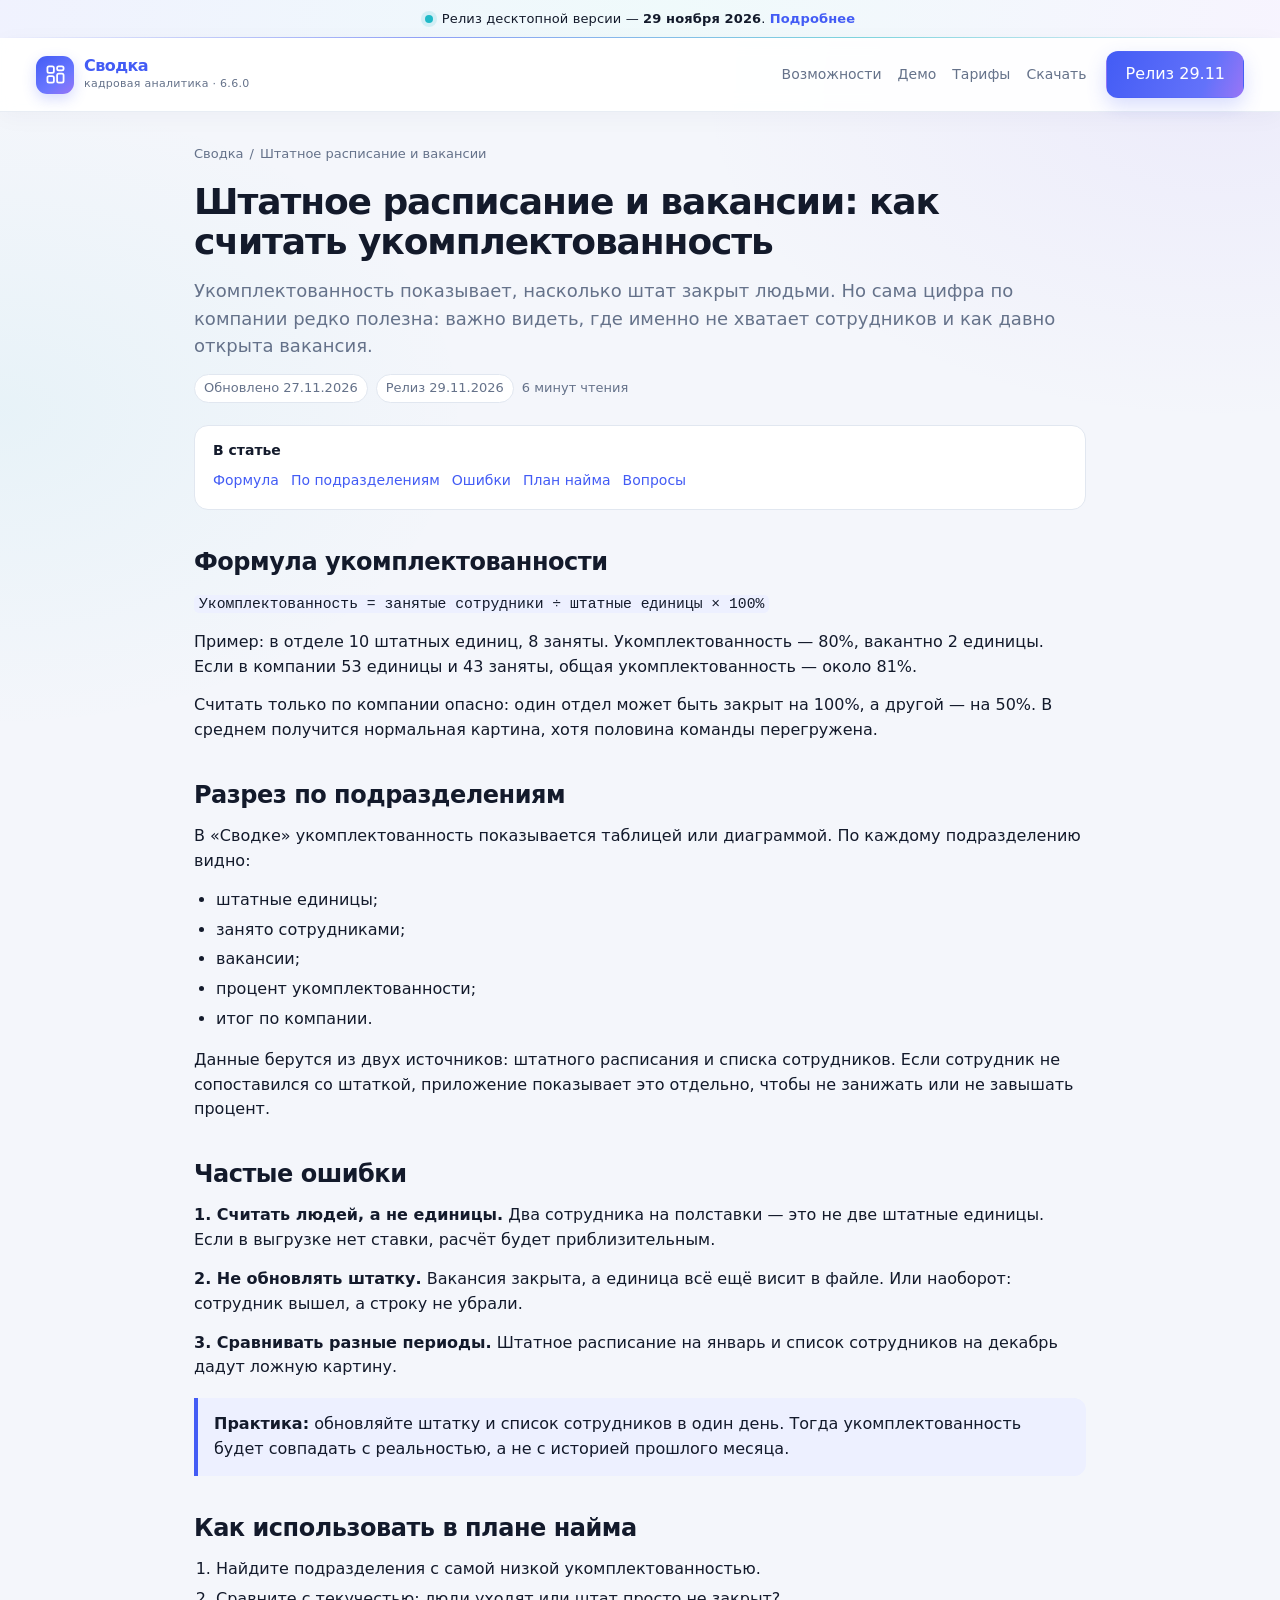
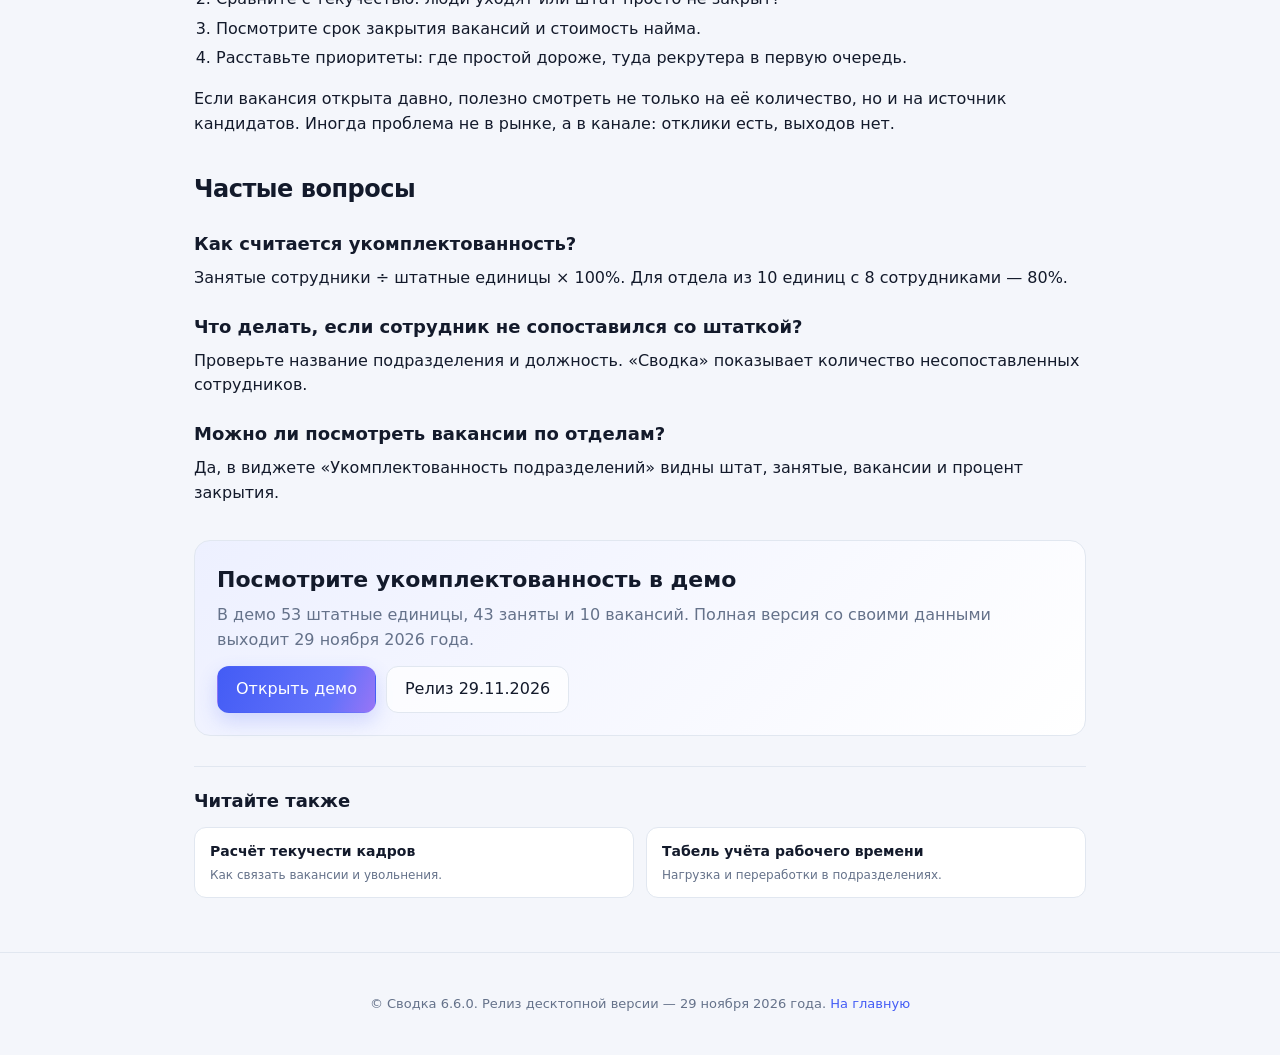
<file: docs/shtatnoe-raspisanie/index.html>
<!DOCTYPE html>
<html lang="ru">
<head>
<meta charset="utf-8">
<meta name="viewport" content="width=device-width, initial-scale=1">
<title>Штатное расписание и вакансии: укомплектованность — Сводка</title>
<meta name="description" content="Как считать укомплектованность подразделений, штатные единицы и вакансии. Таблица и диаграмма по отделам, сопоставление сотрудников и штатного расписания в «Сводке».">
<link rel="canonical" href="https://kraishkinaa.github.io/svodka/shtatnoe-raspisanie/">
<link rel="icon" href="../site-icon.svg">
<meta name="robots" content="index,follow">
<meta name="theme-color" content="#3b4cdf">
<meta property="og:type" content="article">
<meta property="og:title" content="Штатное расписание и вакансии — Сводка">
<meta property="og:description" content="Укомплектованность, штатные единицы и вакансии по подразделениям.">
<meta property="og:url" content="https://kraishkinaa.github.io/svodka/shtatnoe-raspisanie/">
<meta property="og:image" content="https://kraishkinaa.github.io/svodka/og-image.png">
<meta name="twitter:card" content="summary_large_image">
<script>try{var t=localStorage.getItem("svodka_th");if(t==="dark"||(t!=="light"&&matchMedia("(prefers-color-scheme: dark)").matches))document.documentElement.dataset.theme="dark"}catch(e){}</script>
<link rel="stylesheet" href="../style.css?v=6.6.0-mwyr2v4w">
<link rel="stylesheet" href="../pages.css?v=6.6.0-mwyr2v4w">
<script type="application/ld+json">
{"@context":"https://schema.org","@graph":[
{"@type":"BreadcrumbList","itemListElement":[{"@type":"ListItem","position":1,"name":"Сводка","item":"https://kraishkinaa.github.io/svodka/"},{"@type":"ListItem","position":2,"name":"Штатное расписание и вакансии","item":"https://kraishkinaa.github.io/svodka/shtatnoe-raspisanie/"}]},
{"@type":"Article","headline":"Штатное расписание и вакансии: как считать укомплектованность","description":"Штатные единицы, занятые сотрудники и вакансии по подразделениям.","inLanguage":"ru","datePublished":"2026-11-27","dateModified":"2026-11-27","author":{"@type":"Organization","name":"Сводка"},"publisher":{"@type":"Organization","name":"Сводка","logo":{"@type":"ImageObject","url":"https://kraishkinaa.github.io/svodka/site-icon.svg"}},"mainEntityOfPage":"https://kraishkinaa.github.io/svodka/shtatnoe-raspisanie/","about":["штатное расписание","вакансии","укомплектованность подразделений"]},
{"@type":"FAQPage","mainEntity":[
{"@type":"Question","name":"Как считается укомплектованность?","acceptedAnswer":{"@type":"Answer","text":"Укомплектованность = занятые сотрудники ÷ штатные единицы × 100%. Если в подразделении 10 единиц и 8 заняты, укомплектованность — 80%."}},
{"@type":"Question","name":"Что делать, если сотрудник не сопоставился со штаткой?","acceptedAnswer":{"@type":"Answer","text":"Проверьте название подразделения и должность. «Сводка» показывает количество несопоставленных сотрудников, чтобы ошибка не искажала картину."}},
{"@type":"Question","name":"Можно ли посмотреть вакансии по отделам?","acceptedAnswer":{"@type":"Answer","text":"Да. В виджете «Укомплектованность подразделений» видно штат, занятых, вакансии и процент закрытия по каждому отделу."}}
]}
]}
</script>
</head>
<body>
<div class="release-bar" role="status"><span class="release-dot"></span><span>Релиз десктопной версии — <time datetime="2026-11-29">29 ноября 2026</time>. <a href="../#download">Подробнее</a></span></div>
<header class="top">
  <a class="brand" href="../"><span class="mark"><svg viewBox="0 0 26 26" fill="none" stroke="currentColor" stroke-width="2.2" stroke-linecap="round" stroke-linejoin="round" aria-hidden="true"><rect x="3" y="3" width="8" height="8" rx="2"/><rect x="15" y="3" width="8" height="5" rx="2"/><rect x="3" y="15" width="8" height="8" rx="2"/><rect x="15" y="12" width="8" height="11" rx="2"/></svg></span><div><b>Сводка</b><small>кадровая аналитика · 6.6.0</small></div></a>
  <nav class="nav"><a href="../#features">Возможности</a><a href="../#demo">Демо</a><a href="../#pricing">Тарифы</a><a href="../#download">Скачать</a></nav>
  <a class="btn primary" href="../#download">Релиз 29.11</a>
</header>

<main class="page">
  <nav class="crumbs" aria-label="Хлебные крошки"><a href="../">Сводка</a><span>/</span>Штатное расписание и вакансии</nav>
  <h1>Штатное расписание и вакансии: как считать укомплектованность</h1>
  <p class="lead">Укомплектованность показывает, насколько штат закрыт людьми. Но сама цифра по компании редко полезна: важно видеть, где именно не хватает сотрудников и как давно открыта вакансия.</p>
  <div class="page-meta"><span class="chip">Обновлено 27.11.2026</span><span class="chip">Релиз 29.11.2026</span><span>6 минут чтения</span></div>

  <div class="toc"><b>В статье</b><a href="#formula">Формула</a><a href="#razrez">По подразделениям</a><a href="#oshibki">Ошибки</a><a href="#plan">План найма</a><a href="#faq">Вопросы</a></div>

  <article class="article">
    <h2 id="formula">Формула укомплектованности</h2>
    <p><code>Укомплектованность = занятые сотрудники ÷ штатные единицы × 100%</code></p>
    <p>Пример: в отделе 10 штатных единиц, 8 заняты. Укомплектованность — 80%, вакантно 2 единицы. Если в компании 53 единицы и 43 заняты, общая укомплектованность — около 81%.</p>
    <p>Считать только по компании опасно: один отдел может быть закрыт на 100%, а другой — на 50%. В среднем получится нормальная картина, хотя половина команды перегружена.</p>

    <h2 id="razrez">Разрез по подразделениям</h2>
    <p>В «Сводке» укомплектованность показывается таблицей или диаграммой. По каждому подразделению видно:</p>
    <ul>
      <li>штатные единицы;</li>
      <li>занято сотрудниками;</li>
      <li>вакансии;</li>
      <li>процент укомплектованности;</li>
      <li>итог по компании.</li>
    </ul>
    <p>Данные берутся из двух источников: штатного расписания и списка сотрудников. Если сотрудник не сопоставился со штаткой, приложение показывает это отдельно, чтобы не занижать или не завышать процент.</p>

    <h2 id="oshibki">Частые ошибки</h2>
    <p><b>1. Считать людей, а не единицы.</b> Два сотрудника на полставки — это не две штатные единицы. Если в выгрузке нет ставки, расчёт будет приблизительным.</p>
    <p><b>2. Не обновлять штатку.</b> Вакансия закрыта, а единица всё ещё висит в файле. Или наоборот: сотрудник вышел, а строку не убрали.</p>
    <p><b>3. Сравнивать разные периоды.</b> Штатное расписание на январь и список сотрудников на декабрь дадут ложную картину.</p>
    <div class="callout"><p><b>Практика:</b> обновляйте штатку и список сотрудников в один день. Тогда укомплектованность будет совпадать с реальностью, а не с историей прошлого месяца.</p></div>

    <h2 id="plan">Как использовать в плане найма</h2>
    <ol>
      <li>Найдите подразделения с самой низкой укомплектованностью.</li>
      <li>Сравните с текучестью: люди уходят или штат просто не закрыт?</li>
      <li>Посмотрите срок закрытия вакансий и стоимость найма.</li>
      <li>Расставьте приоритеты: где простой дороже, туда рекрутера в первую очередь.</li>
    </ol>
    <p>Если вакансия открыта давно, полезно смотреть не только на её количество, но и на источник кандидатов. Иногда проблема не в рынке, а в канале: отклики есть, выходов нет.</p>

    <h2 id="faq">Частые вопросы</h2>
    <h3>Как считается укомплектованность?</h3>
    <p>Занятые сотрудники ÷ штатные единицы × 100%. Для отдела из 10 единиц с 8 сотрудниками — 80%.</p>
    <h3>Что делать, если сотрудник не сопоставился со штаткой?</h3>
    <p>Проверьте название подразделения и должность. «Сводка» показывает количество несопоставленных сотрудников.</p>
    <h3>Можно ли посмотреть вакансии по отделам?</h3>
    <p>Да, в виджете «Укомплектованность подразделений» видны штат, занятые, вакансии и процент закрытия.</p>
  </article>

  <div class="page-cta">
    <h2>Посмотрите укомплектованность в демо</h2>
    <p>В демо 53 штатные единицы, 43 заняты и 10 вакансий. Полная версия со своими данными выходит 29 ноября 2026 года.</p>
    <div class="actions"><a class="btn primary" href="../#demo">Открыть демо</a><a class="btn ghost" href="../#download">Релиз 29.11.2026</a></div>
  </div>

  <section class="related">
    <h2>Читайте также</h2>
    <div class="related-grid">
      <a href="../raschet-tekuchesti-kadrov/"><b>Расчёт текучести кадров</b><span>Как связать вакансии и увольнения.</span></a>
      <a href="../tabel-ucheta-rabochego-vremeni/"><b>Табель учёта рабочего времени</b><span>Нагрузка и переработки в подразделениях.</span></a>
    </div>
  </section>
</main>

<footer><p>© Сводка 6.6.0. Релиз десктопной версии — <time datetime="2026-11-29">29 ноября 2026 года</time>. <a href="../">На главную</a></p></footer>
</body>
</html>
</file>
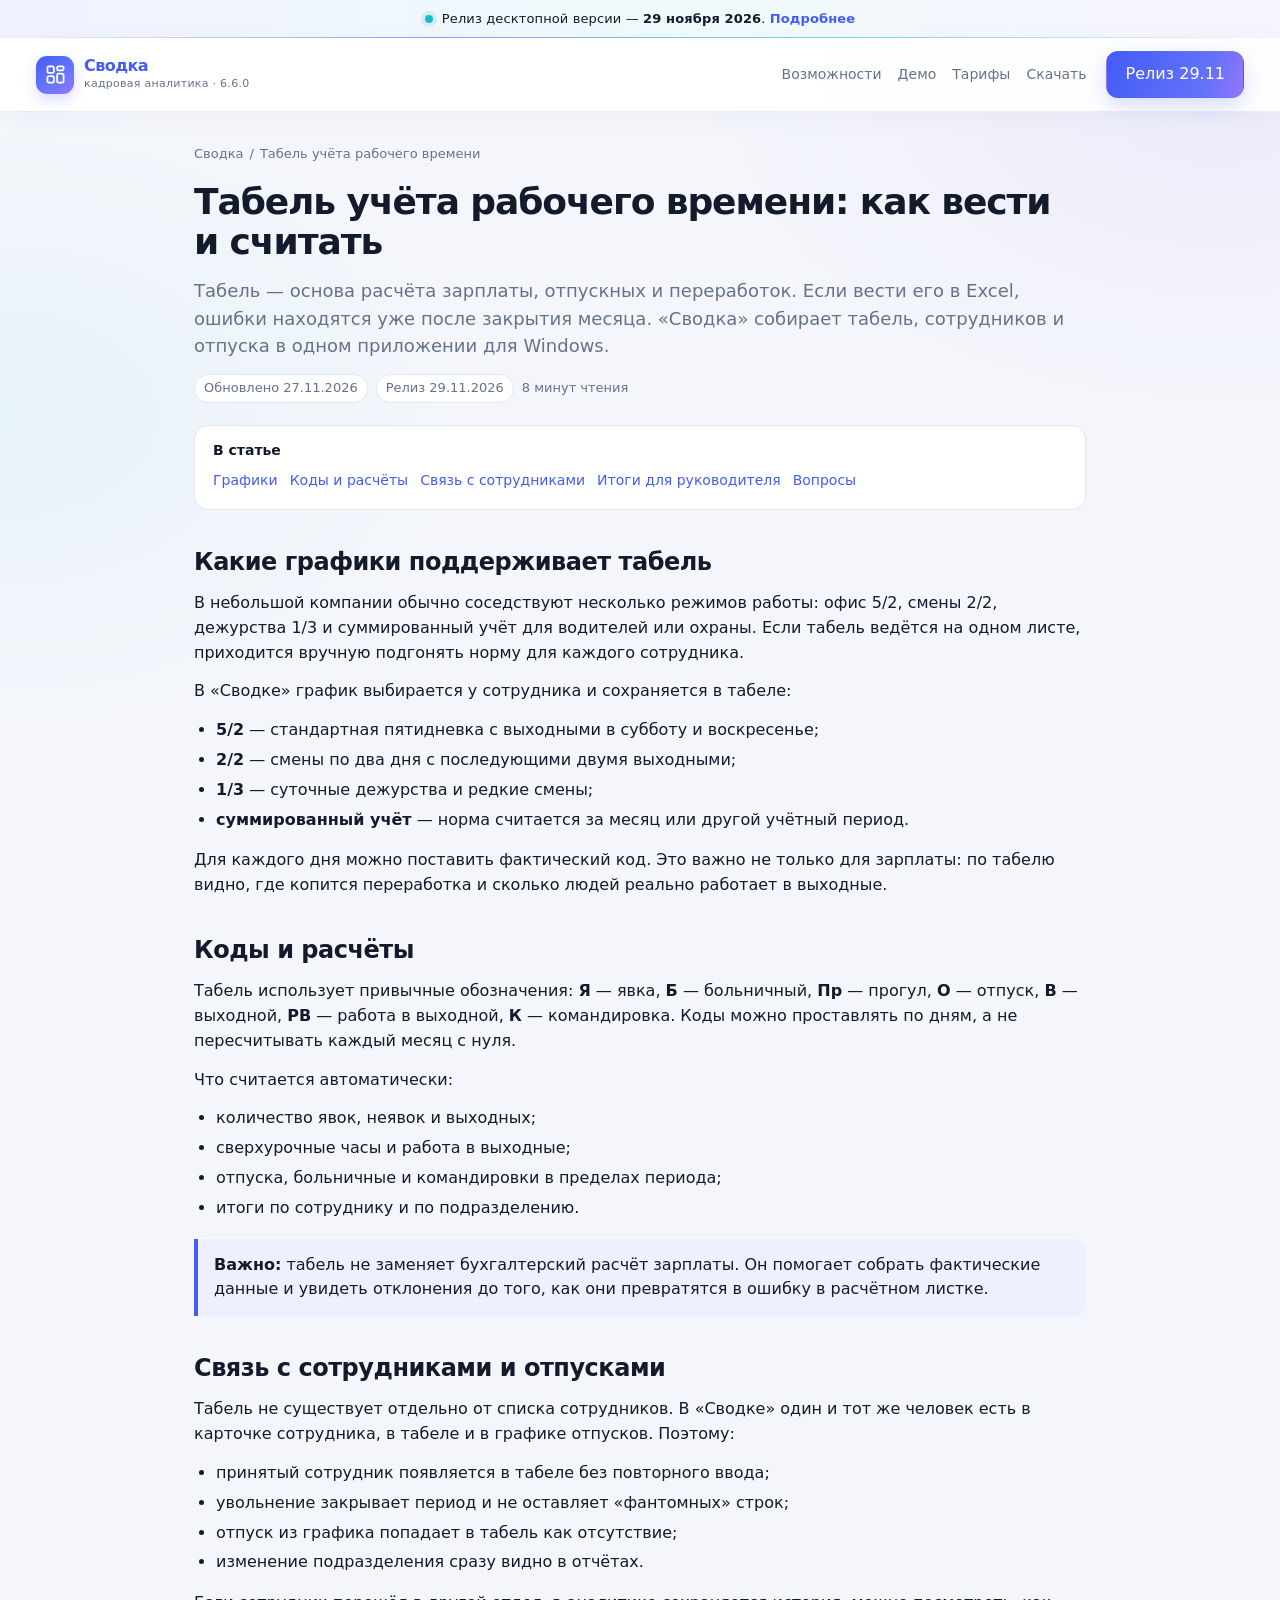
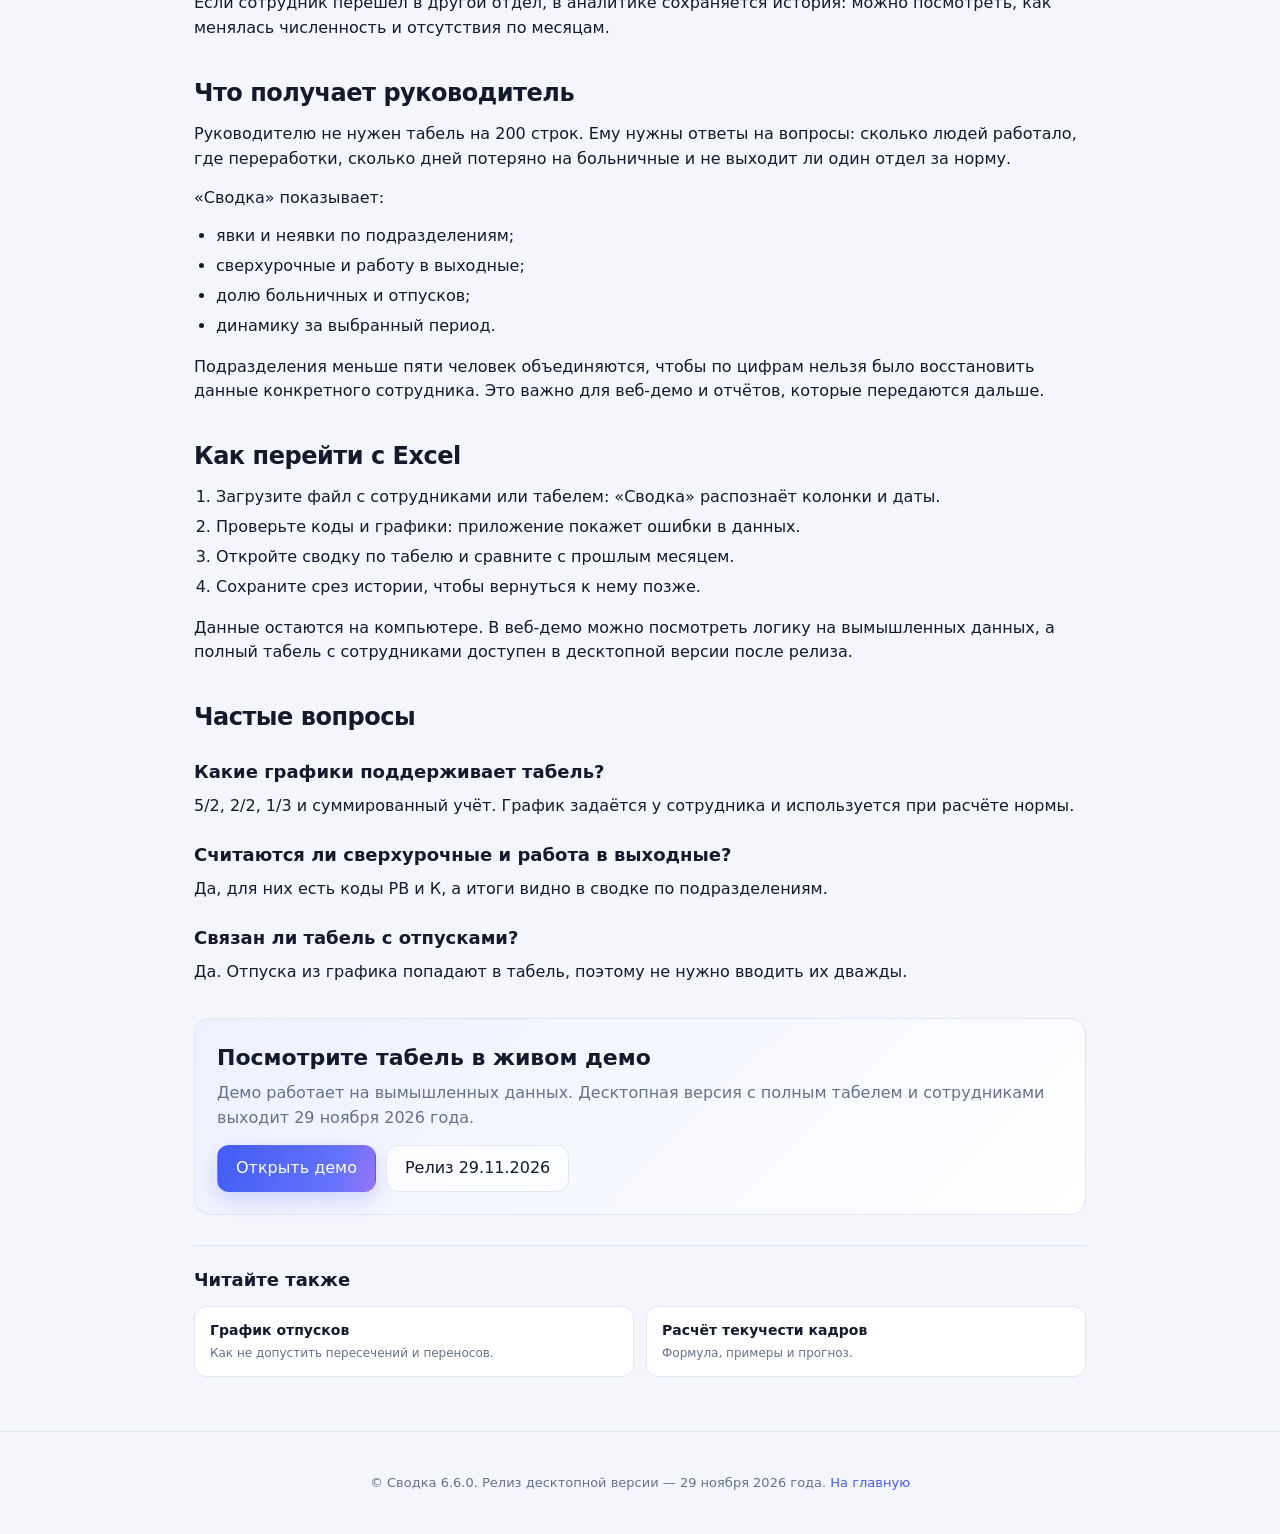
<file: docs/tabel-ucheta-rabochego-vremeni/index.html>
<!DOCTYPE html>
<html lang="ru">
<head>
<meta charset="utf-8">
<meta name="viewport" content="width=device-width, initial-scale=1">
<title>Табель учёта рабочего времени: как вести и считать — Сводка</title>
<meta name="description" content="Как вести табель учёта рабочего времени: графики 5/2, 2/2 и 1/3, коды Я/Б/Пр/О/В/РВ/К, сверхурочные, отпуска и связь с сотрудниками. Программа «Сводка» для Windows.">
<link rel="canonical" href="https://kraishkinaa.github.io/svodka/tabel-ucheta-rabochego-vremeni/">
<link rel="icon" href="../site-icon.svg">
<meta name="robots" content="index,follow">
<meta name="theme-color" content="#3b4cdf">
<meta property="og:type" content="article">
<meta property="og:title" content="Табель учёта рабочего времени — Сводка">
<meta property="og:description" content="Графики, коды, сверхурочные и связь табеля с отпусками и сотрудниками.">
<meta property="og:url" content="https://kraishkinaa.github.io/svodka/tabel-ucheta-rabochego-vremeni/">
<meta property="og:image" content="https://kraishkinaa.github.io/svodka/og-image.png">
<meta name="twitter:card" content="summary_large_image">
<script>try{var t=localStorage.getItem("svodka_th");if(t==="dark"||(t!=="light"&&matchMedia("(prefers-color-scheme: dark)").matches))document.documentElement.dataset.theme="dark"}catch(e){}</script>
<link rel="stylesheet" href="../style.css?v=6.6.0-mwyr2v4w">
<link rel="stylesheet" href="../pages.css?v=6.6.0-mwyr2v4w">
<script type="application/ld+json">
{"@context":"https://schema.org","@graph":[
{"@type":"BreadcrumbList","itemListElement":[{"@type":"ListItem","position":1,"name":"Сводка","item":"https://kraishkinaa.github.io/svodka/"},{"@type":"ListItem","position":2,"name":"Табель учёта рабочего времени","item":"https://kraishkinaa.github.io/svodka/tabel-ucheta-rabochego-vremeni/"}]},
{"@type":"Article","headline":"Табель учёта рабочего времени: как вести и считать","description":"Графики, коды, сверхурочные и связь табеля с отпусками и сотрудниками.","inLanguage":"ru","datePublished":"2026-11-27","dateModified":"2026-11-27","author":{"@type":"Organization","name":"Сводка"},"publisher":{"@type":"Organization","name":"Сводка","logo":{"@type":"ImageObject","url":"https://kraishkinaa.github.io/svodka/site-icon.svg"}},"mainEntityOfPage":"https://kraishkinaa.github.io/svodka/tabel-ucheta-rabochego-vremeni/","about":["табель учёта рабочего времени","учёт рабочего времени","график работы"]},
{"@type":"FAQPage","mainEntity":[
{"@type":"Question","name":"Какие графики поддерживает табель?","acceptedAnswer":{"@type":"Answer","text":"В «Сводке» есть графики 5/2, 2/2, 1/3 и суммированный учёт. Для каждого сотрудника можно выбрать свой график."}},
{"@type":"Question","name":"Считаются ли сверхурочные и работа в выходные?","acceptedAnswer":{"@type":"Answer","text":"Да. В табеле есть коды РВ и К, а сверхурочные и работа в выходные учитываются отдельно, чтобы их было видно в сводке по подразделениям."}},
{"@type":"Question","name":"Связан ли табель с отпусками?","acceptedAnswer":{"@type":"Answer","text":"Да. График отпусков попадает в табель, а переносы и отсутствия отражаются в расчётах. Это уменьшает двойной ввод."}}
]}
]}
</script>
</head>
<body>
<div class="release-bar" role="status"><span class="release-dot"></span><span>Релиз десктопной версии — <time datetime="2026-11-29">29 ноября 2026</time>. <a href="../#download">Подробнее</a></span></div>
<header class="top">
  <a class="brand" href="../"><span class="mark"><svg viewBox="0 0 26 26" fill="none" stroke="currentColor" stroke-width="2.2" stroke-linecap="round" stroke-linejoin="round" aria-hidden="true"><rect x="3" y="3" width="8" height="8" rx="2"/><rect x="15" y="3" width="8" height="5" rx="2"/><rect x="3" y="15" width="8" height="8" rx="2"/><rect x="15" y="12" width="8" height="11" rx="2"/></svg></span><div><b>Сводка</b><small>кадровая аналитика · 6.6.0</small></div></a>
  <nav class="nav"><a href="../#features">Возможности</a><a href="../#demo">Демо</a><a href="../#pricing">Тарифы</a><a href="../#download">Скачать</a></nav>
  <a class="btn primary" href="../#download">Релиз 29.11</a>
</header>

<main class="page">
  <nav class="crumbs" aria-label="Хлебные крошки"><a href="../">Сводка</a><span>/</span>Табель учёта рабочего времени</nav>
  <h1>Табель учёта рабочего времени: как вести и считать</h1>
  <p class="lead">Табель — основа расчёта зарплаты, отпускных и переработок. Если вести его в Excel, ошибки находятся уже после закрытия месяца. «Сводка» собирает табель, сотрудников и отпуска в одном приложении для Windows.</p>
  <div class="page-meta"><span class="chip">Обновлено 27.11.2026</span><span class="chip">Релиз 29.11.2026</span><span>8 минут чтения</span></div>

  <div class="toc"><b>В статье</b><a href="#grafik">Графики</a><a href="#kody">Коды и расчёты</a><a href="#svyaz">Связь с сотрудниками</a><a href="#itogi">Итоги для руководителя</a><a href="#faq">Вопросы</a></div>

  <article class="article">
    <h2 id="grafik">Какие графики поддерживает табель</h2>
    <p>В небольшой компании обычно соседствуют несколько режимов работы: офис 5/2, смены 2/2, дежурства 1/3 и суммированный учёт для водителей или охраны. Если табель ведётся на одном листе, приходится вручную подгонять норму для каждого сотрудника.</p>
    <p>В «Сводке» график выбирается у сотрудника и сохраняется в табеле:</p>
    <ul>
      <li><b>5/2</b> — стандартная пятидневка с выходными в субботу и воскресенье;</li>
      <li><b>2/2</b> — смены по два дня с последующими двумя выходными;</li>
      <li><b>1/3</b> — суточные дежурства и редкие смены;</li>
      <li><b>суммированный учёт</b> — норма считается за месяц или другой учётный период.</li>
    </ul>
    <p>Для каждого дня можно поставить фактический код. Это важно не только для зарплаты: по табелю видно, где копится переработка и сколько людей реально работает в выходные.</p>

    <h2 id="kody">Коды и расчёты</h2>
    <p>Табель использует привычные обозначения: <b>Я</b> — явка, <b>Б</b> — больничный, <b>Пр</b> — прогул, <b>О</b> — отпуск, <b>В</b> — выходной, <b>РВ</b> — работа в выходной, <b>К</b> — командировка. Коды можно проставлять по дням, а не пересчитывать каждый месяц с нуля.</p>
    <p>Что считается автоматически:</p>
    <ul>
      <li>количество явок, неявок и выходных;</li>
      <li>сверхурочные часы и работа в выходные;</li>
      <li>отпуска, больничные и командировки в пределах периода;</li>
      <li>итоги по сотруднику и по подразделению.</li>
    </ul>
    <div class="callout"><p><b>Важно:</b> табель не заменяет бухгалтерский расчёт зарплаты. Он помогает собрать фактические данные и увидеть отклонения до того, как они превратятся в ошибку в расчётном листке.</p></div>

    <h2 id="svyaz">Связь с сотрудниками и отпусками</h2>
    <p>Табель не существует отдельно от списка сотрудников. В «Сводке» один и тот же человек есть в карточке сотрудника, в табеле и в графике отпусков. Поэтому:</p>
    <ul>
      <li>принятый сотрудник появляется в табеле без повторного ввода;</li>
      <li>увольнение закрывает период и не оставляет «фантомных» строк;</li>
      <li>отпуск из графика попадает в табель как отсутствие;</li>
      <li>изменение подразделения сразу видно в отчётах.</li>
    </ul>
    <p>Если сотрудник перешёл в другой отдел, в аналитике сохраняется история: можно посмотреть, как менялась численность и отсутствия по месяцам.</p>

    <h2 id="itogi">Что получает руководитель</h2>
    <p>Руководителю не нужен табель на 200 строк. Ему нужны ответы на вопросы: сколько людей работало, где переработки, сколько дней потеряно на больничные и не выходит ли один отдел за норму.</p>
    <p>«Сводка» показывает:</p>
    <ul>
      <li>явки и неявки по подразделениям;</li>
      <li>сверхурочные и работу в выходные;</li>
      <li>долю больничных и отпусков;</li>
      <li>динамику за выбранный период.</li>
    </ul>
    <p>Подразделения меньше пяти человек объединяются, чтобы по цифрам нельзя было восстановить данные конкретного сотрудника. Это важно для веб-демо и отчётов, которые передаются дальше.</p>

    <h2 id="kak">Как перейти с Excel</h2>
    <ol>
      <li>Загрузите файл с сотрудниками или табелем: «Сводка» распознаёт колонки и даты.</li>
      <li>Проверьте коды и графики: приложение покажет ошибки в данных.</li>
      <li>Откройте сводку по табелю и сравните с прошлым месяцем.</li>
      <li>Сохраните срез истории, чтобы вернуться к нему позже.</li>
    </ol>
    <p>Данные остаются на компьютере. В веб-демо можно посмотреть логику на вымышленных данных, а полный табель с сотрудниками доступен в десктопной версии после релиза.</p>

    <h2 id="faq">Частые вопросы</h2>
    <h3>Какие графики поддерживает табель?</h3>
    <p>5/2, 2/2, 1/3 и суммированный учёт. График задаётся у сотрудника и используется при расчёте нормы.</p>
    <h3>Считаются ли сверхурочные и работа в выходные?</h3>
    <p>Да, для них есть коды РВ и К, а итоги видно в сводке по подразделениям.</p>
    <h3>Связан ли табель с отпусками?</h3>
    <p>Да. Отпуска из графика попадают в табель, поэтому не нужно вводить их дважды.</p>
  </article>

  <div class="page-cta">
    <h2>Посмотрите табель в живом демо</h2>
    <p>Демо работает на вымышленных данных. Десктопная версия с полным табелем и сотрудниками выходит 29 ноября 2026 года.</p>
    <div class="actions"><a class="btn primary" href="../#demo">Открыть демо</a><a class="btn ghost" href="../#download">Релиз 29.11.2026</a></div>
  </div>

  <section class="related">
    <h2>Читайте также</h2>
    <div class="related-grid">
      <a href="../grafik-otpuskov/"><b>График отпусков</b><span>Как не допустить пересечений и переносов.</span></a>
      <a href="../raschet-tekuchesti-kadrov/"><b>Расчёт текучести кадров</b><span>Формула, примеры и прогноз.</span></a>
    </div>
  </section>
</main>

<footer><p>© Сводка 6.6.0. Релиз десктопной версии — <time datetime="2026-11-29">29 ноября 2026 года</time>. <a href="../">На главную</a></p></footer>
</body>
</html>
</file>
<file: docs/style.css>
:root{--bg:#f6f7fb;--s:#fff;--ink:#171b25;--mut:#6b7280;--line:#e4e7ee;--acc:#3b4cdf;--accs:#e9ecff;--ok:#117a4d;--bad:#b4331f;--c2:#0f9d8a;--c3:#d98b1c}
*{box-sizing:border-box}
html{scroll-behavior:smooth}
body{margin:0;background:var(--bg);color:var(--ink);font:16px/1.55 system-ui,-apple-system,"Segoe UI",Roboto,Arial,sans-serif}
a{color:var(--acc);text-decoration:none}
a:hover{text-decoration:underline}
.top{position:sticky;top:0;z-index:20;display:flex;align-items:center;gap:20px;padding:12px 24px;background:color-mix(in srgb,var(--s) 92%,transparent);border-bottom:1px solid var(--line);backdrop-filter:blur(8px)}
.brand{display:flex;align-items:center;gap:10px}
.mark{display:grid;place-items:center;width:38px;height:38px;border-radius:11px;background:var(--acc);color:#fff;font-weight:700;font-size:19px}
.brand b{display:block;font-size:16px;line-height:1.1}
.brand small{display:block;font-size:11px;color:var(--mut)}
.nav{display:flex;gap:16px;margin-left:auto}
.nav a{color:var(--mut);font-size:14px}
.nav a:hover{color:var(--ink)}
.btn{display:inline-flex;align-items:center;justify-content:center;gap:8px;border:1px solid var(--line);border-radius:11px;padding:10px 18px;background:var(--s);color:var(--ink);font-weight:500;cursor:pointer}
.btn:hover{text-decoration:none;border-color:var(--acc)}
.btn.primary{background:var(--acc);border-color:var(--acc);color:#fff}
.btn.primary:hover{filter:brightness(1.06)}
.btn.ghost{background:transparent}
.btn.lg{padding:13px 24px;font-size:16px}
.hero{max-width:860px;margin:0 auto;padding:44px 24px 22px;text-align:center}
.hero h1{font-size:34px;letter-spacing:-.03em;line-height:1.12;margin:0 0 14px}
.lead{color:var(--mut);font-size:17px;max-width:720px;margin:0 auto 20px}
.hero-actions{display:flex;gap:12px;justify-content:center;flex-wrap:wrap}
.fine{font-size:13px;color:var(--mut)}
.hero-facts{max-width:800px;margin:18px auto 0;padding:10px 16px;border:1px solid var(--line);border-radius:12px;background:var(--accs);font-size:14px;line-height:1.5}
.hero-facts b{color:var(--acc);font-weight:600}
.release-bar{display:flex;align-items:center;justify-content:center;gap:9px;padding:9px 18px;background:linear-gradient(90deg,var(--accs),color-mix(in srgb,var(--accs) 55%,var(--s)));border-bottom:1px solid var(--line);font-size:14px;text-align:center}
.release-bar a{font-weight:600;white-space:nowrap}
.release-dot{width:8px;height:8px;border-radius:50%;background:var(--acc);box-shadow:0 0 0 4px color-mix(in srgb,var(--acc) 16%,transparent);flex:none}
.release-bar time,.release-note time{font-weight:700;color:var(--ink)}
.release-note{max-width:720px;margin:14px auto 0;font-size:14px;color:var(--mut)}
.hero-offer{display:inline-flex;align-items:center;justify-content:center;gap:9px;flex-wrap:wrap;margin:16px auto 0;padding:5px 14px 5px 5px;border:1px solid var(--line);border-radius:999px;background:var(--s);font-size:13px;color:var(--mut)}
.free-badge{display:inline-block;background:var(--acc);color:#fff;border-radius:999px;padding:5px 12px;font-size:13px;font-weight:700;line-height:1.2}
.plan-badge{display:inline-block;margin-left:7px;padding:2px 8px;border-radius:999px;background:var(--accs);color:var(--acc);font-size:11px;font-weight:700;vertical-align:1px}
.policy-note{max-width:780px;margin:0 0 12px;color:var(--bad)}
.steps{display:grid;grid-template-columns:repeat(3,1fr);gap:16px;margin-top:22px}
.steps>div{border:1px solid var(--line);border-radius:14px;padding:18px;background:var(--s)}
.steps b{display:block;margin-bottom:6px}
.steps span{display:block;color:var(--mut);font-size:14px}
.compare{display:grid;grid-template-columns:repeat(3,1fr);gap:16px;margin-top:22px}
.compare>div{border-left:3px solid var(--acc);padding:2px 0 2px 14px}
.compare b{display:block;margin-bottom:4px}
.compare span{color:var(--mut);font-size:14px}
.topic-grid{display:grid;grid-template-columns:repeat(auto-fit,minmax(240px,1fr));gap:12px;margin-top:20px}
.topic-grid a{display:block;border:1px solid var(--line);border-radius:13px;padding:15px 16px;background:var(--s);color:var(--ink)}
.topic-grid a:hover{border-color:var(--acc);text-decoration:none}
.topic-grid b{display:block;margin-bottom:4px;font-size:15px}
.topic-grid span{display:block;color:var(--mut);font-size:13px}
.footer-links{font-size:12px;margin:8px 0 0}
.section{max-width:1060px;margin:0 auto;padding:40px 24px}
.section>h2::before,.demo-intro h2::before{content:"";display:block;width:34px;height:3px;border-radius:2px;background:var(--acc);margin:0 0 10px}
.section h2{font-size:26px;letter-spacing:-.02em;margin:0 0 8px}
.section>.lead{text-align:left;margin-left:0;margin-right:0;max-width:780px}
.demo-grid{display:grid;grid-template-columns:1fr 1fr;gap:16px;margin:24px 0 12px}
.card{background:var(--s);border:1px solid var(--line);border-radius:16px;padding:20px}
.card.wide{grid-column:1/-1}
.card h3{font-size:15px;margin:0 0 14px}
.kpis{display:grid;grid-template-columns:repeat(3,1fr);gap:16px}
.kpis span{display:block;font-size:12px;color:var(--mut);text-transform:uppercase;letter-spacing:.03em}
.kpis b{display:block;font-size:26px;letter-spacing:-.02em;margin-top:2px}
.kpis i{display:block;font-style:normal;font-size:12px;margin-top:2px}
.up{color:var(--ok)}.dn{color:var(--bad)}.mut{color:var(--mut)}
.bars{display:grid;gap:14px}
.bars>div{display:grid;grid-template-columns:120px 1fr 52px;gap:10px;align-items:center;font-size:14px}
.bars label{color:var(--mut)}
.bars>div>div{height:12px;background:var(--line);border-radius:6px;overflow:hidden}
.bars u{display:block;height:100%;background:var(--acc);border-radius:6px}
.bars em{font-style:normal;text-align:right;font-variant-numeric:tabular-nums}
.funnel{display:grid;gap:6px}
.funnel div{display:flex;justify-content:space-between;background:var(--bg);border-radius:8px;padding:9px 12px;font-size:14px}
.funnel b{font-variant-numeric:tabular-nums}
.tbl{width:100%;border-collapse:collapse;font-size:14px}
.tbl th,.tbl td{text-align:left;padding:8px 10px;border-bottom:1px solid var(--line)}
.tbl th{font-size:11px;text-transform:uppercase;letter-spacing:.04em;color:var(--mut);font-weight:600}
.tbl td{font-variant-numeric:tabular-nums}
.demo-note{text-align:center}
.feat-grid{display:grid;grid-template-columns:repeat(auto-fit,minmax(300px,1fr));gap:16px;margin-top:24px}
.feat{border:1px solid var(--line);border-radius:14px;padding:18px;background:var(--s)}
.feat b{display:block;margin-bottom:6px}
.feat span{color:var(--mut);font-size:14px}
.pricing{display:grid;grid-template-columns:repeat(auto-fit,minmax(260px,1fr));gap:16px;margin-top:24px}
.plan{border:1px solid var(--line);border-radius:16px;padding:24px;background:var(--s);display:grid;gap:10px}
.plan.featured{border-color:var(--acc);box-shadow:0 0 0 3px var(--accs)}
.plan h3{margin:0;font-size:16px}
.price{font-size:30px;font-weight:700;letter-spacing:-.02em}
.price small{font-size:14px;font-weight:500;color:var(--mut)}
.plan p{color:var(--mut);font-size:14px;margin:0 0 8px}
.lk{background:none;border:0;color:var(--acc);cursor:pointer;font:inherit;text-decoration:underline;padding:0}
.lead-form{display:grid;grid-template-columns:1fr 1fr;gap:12px;max-width:760px;margin-top:18px}
.lead-form label{display:grid;gap:4px;font-size:13px;color:var(--mut)}
.lead-form input,.lead-form select,.lead-form textarea{font:inherit;color:var(--ink);background:var(--s);border:1px solid var(--line);border-radius:10px;padding:9px 11px}
.lead-form label:nth-child(3),.lead-form label:nth-child(4),.lead-actions{grid-column:1/-1}
.lead-actions{display:flex;gap:12px;align-items:center;flex-wrap:wrap}
@media(max-width:700px){.lead-form{grid-template-columns:1fr}}
.dl-grid{display:grid;grid-template-columns:1fr 1fr;gap:16px;margin:20px 0}
.dl{display:grid;gap:10px;justify-items:start;border:1px solid var(--line);border-radius:14px;padding:20px;background:var(--s)}
.hash{font-family:ui-monospace,Consolas,monospace;font-size:12px;color:var(--mut);word-break:break-all}
.btn.locked{background:var(--bg);border-style:dashed;color:var(--mut);cursor:pointer}
.btn.locked:hover{border-color:var(--acc);color:var(--ink)}
.dl-modal{position:fixed;inset:0;z-index:50;display:flex;align-items:center;justify-content:center;padding:20px;background:rgba(23,27,37,.45);backdrop-filter:blur(4px)}
.dl-modal[hidden]{display:none}
.dl-modal-card{width:min(480px,100%);background:var(--s);border:1px solid var(--line);border-radius:16px;padding:22px;box-shadow:0 24px 70px rgba(0,0,0,.22)}
.dl-modal-card h3{margin:0 0 8px;font-size:20px}
.dl-modal-card p{margin:0 0 16px;color:var(--mut);line-height:1.5}
.dl-modal-actions{display:flex;gap:10px;flex-wrap:wrap;align-items:center}
:root[data-theme="dark"]{--bg:#10131a;--s:#181c25;--ink:#eceef3;--mut:#98a0b0;--line:#272c38;--acc:#8c9bff;--accs:#232a52;--ok:#5fd39b;--bad:#ff8b78;--c2:#4fd1bd;--c3:#f0b254;color-scheme:dark}
.theme-btn{width:38px;height:38px;padding:0;border:1px solid var(--line);border-radius:10px;background:var(--s);color:var(--ink);font-size:17px;line-height:1;cursor:pointer}
.theme-btn:hover{border-color:var(--acc)}
.mark svg{width:21px;height:21px}
.demo-live{max-width:1180px}
.demo-intro{display:flex;gap:18px;align-items:flex-start;justify-content:space-between;flex-wrap:wrap}
.demo-intro .lead{margin:0 0 8px}
.demo-intro-actions{display:flex;gap:8px;padding-top:6px}
.live-demo{margin-top:18px;border:1px solid var(--line);border-radius:18px;overflow:hidden;background:var(--s);box-shadow:0 18px 50px rgba(17,24,39,.09)}
#demo-inline{display:block;width:100%;height:min(78vh,840px);min-height:560px;border:0;background:var(--s)}
@media(max-width:760px){#demo-inline{height:72vh;min-height:520px}}

.faq{display:grid;gap:10px;margin-top:16px}
.faq details{border:1px solid var(--line);border-radius:12px;background:var(--s);padding:14px 16px}
.faq summary{cursor:pointer;font-weight:500}
.faq p{color:var(--mut);margin:10px 0 0}
footer{border-top:1px solid var(--line);padding:28px 24px;text-align:center;color:var(--mut);font-size:13px}
@media (max-width:760px){
  .nav{display:none}
  .hero h1{font-size:28px}
  .demo-grid,.dl-grid,.steps,.compare{grid-template-columns:1fr}
  .kpis{grid-template-columns:1fr 1fr}
  .release-bar{align-items:flex-start;text-align:left}
}

/* Visual refresh: restrained digital palette, data motifs and pictograms. */
:root{
  --bg:#f4f6fb;--s:#fff;--ink:#131a2b;--mut:#65728a;--line:#e1e7f0;
  --acc:#435cf5;--accs:#edf0ff;--ok:#118f86;--bad:#c6425b;
  --c2:#18a99d;--c3:#9669ec;--tech-cyan:#20b9c7;--tech-violet:#9875f6;
  --shadow:0 18px 50px rgba(27,42,88,.08);color-scheme:light
}
:root[data-theme="dark"]{
  --bg:#0c1220;--s:#131d30;--ink:#edf2ff;--mut:#a3aec4;--line:#26334b;
  --acc:#8292ff;--accs:#1a2747;--ok:#4bc7b8;--bad:#f18494;
  --c2:#45d2c0;--c3:#b39aff;--tech-cyan:#55d7df;--tech-violet:#b39aff;
  --shadow:0 18px 50px rgba(0,0,0,.25);color-scheme:dark
}
*{scroll-margin-top:92px}
body{
  background:
    radial-gradient(ellipse 720px 460px at 95% 10%,color-mix(in srgb,var(--tech-violet) 8%,transparent),transparent 72%),
    radial-gradient(ellipse 640px 430px at 0% 46%,color-mix(in srgb,var(--tech-cyan) 6%,transparent),transparent 74%),
    var(--bg);
  background-attachment:fixed;overflow-x:clip
}
::selection{background:color-mix(in srgb,var(--acc) 22%,transparent)}
.icon-library{position:absolute;width:0;height:0;overflow:hidden}
.release-bar{position:relative;isolation:isolate;border:0;background:linear-gradient(100deg,color-mix(in srgb,var(--acc) 8%,var(--s)),color-mix(in srgb,var(--tech-cyan) 7%,var(--s)) 52%,color-mix(in srgb,var(--tech-violet) 8%,var(--s)));font-size:13px;letter-spacing:.01em}
.release-bar::after{content:"";position:absolute;inset:auto 0 0;height:1px;background:linear-gradient(90deg,transparent,var(--acc),var(--tech-cyan),transparent);opacity:.55}
.release-dot{background:var(--tech-cyan);box-shadow:0 0 0 4px color-mix(in srgb,var(--tech-cyan) 14%,transparent)}
.top{padding:13px clamp(16px,3vw,36px);box-shadow:0 5px 24px rgba(28,41,82,.035);border-color:color-mix(in srgb,var(--line) 75%,transparent)}
.mark{background:linear-gradient(145deg,var(--acc),#6977ff 62%,var(--tech-violet));box-shadow:0 5px 14px color-mix(in srgb,var(--acc) 22%,transparent)}
.brand b{font-weight:650;letter-spacing:-.035em}
.brand small{letter-spacing:.025em}
.nav a{transition:color .18s ease}
.nav a:hover{color:var(--acc)}
.btn{border-radius:12px;transition:transform .18s ease,border-color .18s ease,box-shadow .18s ease,background .18s ease}
.btn:hover{transform:translateY(-1px);box-shadow:0 7px 18px rgba(31,48,102,.08)}
.btn.primary{background:linear-gradient(112deg,var(--acc),#6372fa 72%,var(--tech-violet));border-color:transparent;box-shadow:0 8px 20px color-mix(in srgb,var(--acc) 20%,transparent)}
.btn.primary:hover{filter:brightness(1.04);box-shadow:0 10px 24px color-mix(in srgb,var(--acc) 25%,transparent)}
.btn.ghost{border-color:var(--line);background:color-mix(in srgb,var(--s) 76%,transparent)}
.btn svg{width:18px;height:18px;fill:none;stroke:currentColor;stroke-width:1.8;stroke-linecap:round;stroke-linejoin:round;flex:none}
.theme-btn{transition:transform .18s ease,border-color .18s ease}
.theme-btn:hover{transform:rotate(-8deg)}

.hero{max-width:1240px;padding:clamp(38px,6vw,76px) clamp(18px,3vw,36px) 56px;text-align:left}
.hero-layout{display:grid;grid-template-columns:minmax(0,1.05fr) minmax(360px,.95fr);align-items:center;gap:clamp(28px,5vw,72px);min-width:0}
.hero-copy{position:relative;z-index:1;min-width:0}
.eyebrow{display:flex;align-items:center;gap:9px;color:var(--acc);font-size:11px;line-height:1.4;font-weight:750;letter-spacing:.15em;margin-bottom:18px}
.eyebrow-pulse{position:relative;width:8px;height:8px;border-radius:50%;background:var(--tech-cyan);box-shadow:0 0 0 4px color-mix(in srgb,var(--tech-cyan) 15%,transparent)}
.hero h1{max-width:680px;font-size:clamp(38px,4.6vw,56px);line-height:1.05;letter-spacing:-.055em;margin:0 0 20px;font-weight:720}
.hero h1 span{display:inline;color:var(--acc)}
.hero .lead{max-width:600px;margin:0 0 23px;color:var(--mut);font-size:clamp(16px,1.55vw,18px);line-height:1.65;text-align:left}
.hero-actions{justify-content:flex-start;gap:10px}
.hero-actions .btn{min-height:50px}
.hero-trust{display:flex;gap:9px 16px;flex-wrap:wrap;margin-top:20px;color:var(--mut);font-size:12px}
.hero-trust span{display:inline-flex;align-items:center;gap:6px}
.hero-trust svg{width:15px;height:15px;fill:none;stroke:var(--tech-cyan);stroke-width:1.8;stroke-linecap:round;stroke-linejoin:round}
.hero-offer{margin:22px 0 0;background:color-mix(in srgb,var(--s) 82%,transparent);box-shadow:0 5px 18px rgba(31,48,102,.04)}
.free-badge{background:linear-gradient(110deg,var(--acc),var(--tech-violet));color:#fff}
.release-note{margin:12px 0 0;font-size:12px}
.hero-facts{max-width:1240px;margin:26px auto 0;padding:12px 16px;border:0;border-left:3px solid var(--tech-cyan);border-radius:0 10px 10px 0;background:color-mix(in srgb,var(--s) 65%,transparent);font-size:13px;color:var(--mut)}
.hero-facts b{color:var(--ink)}

.hero-visual{position:relative;isolation:isolate;min-height:410px;display:grid;place-items:center;padding:30px;min-width:0}
.hero-visual::before{content:"";position:absolute;inset:5% 4% 7% 4%;z-index:-2;border-radius:38% 62% 55% 45%/47% 40% 60% 53%;background:linear-gradient(145deg,color-mix(in srgb,var(--acc) 13%,transparent),color-mix(in srgb,var(--tech-cyan) 10%,transparent) 54%,color-mix(in srgb,var(--tech-violet) 11%,transparent));filter:blur(1px)}
.hero-visual::after{content:"";position:absolute;inset:0;z-index:-1;opacity:.36;background-image:radial-gradient(color-mix(in srgb,var(--acc) 36%,transparent) 1px,transparent 1.4px);background-size:18px 18px;mask-image:radial-gradient(ellipse at center,#000 10%,transparent 74%)}
.hero-orbit{position:absolute;border:1px solid color-mix(in srgb,var(--acc) 13%,transparent);border-radius:50%;pointer-events:none}
.hero-orbit--one{inset:3% 3% 3% 4%;transform:rotate(-19deg)}
.hero-orbit--two{inset:8% 7% 10% 0;transform:rotate(23deg);border-color:color-mix(in srgb,var(--tech-cyan) 16%,transparent)}
.hero-dashboard{position:relative;width:min(100%,470px);min-width:0;padding:20px 21px 16px;border:1px solid color-mix(in srgb,var(--line) 76%,var(--acc));border-radius:22px;background:color-mix(in srgb,var(--s) 94%,transparent);box-shadow:0 24px 70px rgba(24,39,90,.15),0 4px 12px rgba(24,39,90,.06);backdrop-filter:blur(14px);transform:rotate(-1.2deg)}
.dashboard-top{display:flex;align-items:center;gap:10px;padding-bottom:16px;border-bottom:1px solid var(--line)}
.dashboard-logo{display:grid;place-items:center;width:35px;height:35px;border-radius:11px;color:#fff;background:linear-gradient(145deg,var(--acc),var(--tech-violet))}
.dashboard-logo svg{width:20px;height:20px;fill:none;stroke:currentColor;stroke-width:1.8;stroke-linejoin:round}
.dashboard-title{display:grid;gap:1px;min-width:0}
.dashboard-title b{font-size:13px;letter-spacing:-.01em}
.dashboard-title small{font-size:10px;color:var(--mut)}
.dashboard-live{display:inline-flex;align-items:center;gap:5px;margin-left:auto;padding:5px 8px;border:1px solid color-mix(in srgb,var(--tech-cyan) 22%,var(--line));border-radius:999px;color:var(--mut);font-size:9px;font-weight:750;letter-spacing:.08em}
.dashboard-live i{width:6px;height:6px;border-radius:50%;background:var(--tech-cyan)}
.dashboard-metrics{display:grid;grid-template-columns:1fr 1fr;gap:10px;padding:15px 0 12px}
.dashboard-metric{display:grid;gap:3px;padding:12px 13px;border:1px solid var(--line);border-radius:13px;background:linear-gradient(145deg,color-mix(in srgb,var(--acc) 4%,var(--s)),var(--s))}
.dashboard-metric:nth-child(2){background:linear-gradient(145deg,color-mix(in srgb,var(--tech-cyan) 6%,var(--s)),var(--s))}
.dashboard-metric>span{font-size:10px;color:var(--mut)}
.dashboard-metric>b{font-size:27px;line-height:1.15;letter-spacing:-.045em;font-variant-numeric:tabular-nums}
.dashboard-metric>b small{font-size:12px;color:var(--mut);font-weight:550}
.dashboard-metric>small{font-size:9px;color:var(--mut)}
.dashboard-chart-head{display:flex;align-items:center;justify-content:space-between;font-size:11px;margin:5px 1px 3px}
.dashboard-chart-head>span{display:flex;align-items:center;gap:5px;color:var(--mut);font-size:10px}
.dashboard-chart-head svg{width:14px;height:14px;fill:none;stroke:var(--tech-cyan);stroke-width:1.8;stroke-linecap:round;stroke-linejoin:round}
.dashboard-chart>svg{display:block;width:100%;height:auto;overflow:visible}
.chart-grid{fill:none;stroke:var(--line);stroke-width:1;stroke-dasharray:3 5}
.chart-area{fill:url(#dash-fill)}
.chart-line{fill:none;stroke:var(--acc);stroke-width:3;stroke-linecap:round}
.dashboard-chart circle{fill:var(--s);stroke:var(--tech-cyan);stroke-width:3}
.chart-months{display:flex;justify-content:space-between;margin-top:-3px;color:var(--mut);font-size:8px}
.dashboard-foot{display:flex;align-items:center;gap:13px;padding-top:13px;margin-top:9px;border-top:1px solid var(--line);font-size:9px;color:var(--mut)}
.dashboard-foot>span{display:flex;align-items:center;gap:5px}
.foot-dot{width:7px;height:7px;border-radius:50%}
.foot-dot--blue{background:var(--acc)}.foot-dot--mint{background:var(--tech-cyan)}
.dashboard-period{margin-left:auto;padding:4px 7px;border:1px solid var(--line);border-radius:999px}
.hero-float{position:absolute;z-index:2;display:flex;align-items:center;gap:9px;padding:10px 13px;border:1px solid var(--line);border-radius:14px;background:var(--s);box-shadow:0 12px 30px rgba(22,37,83,.12);font-size:10px}
.hero-float b,.hero-float small{display:block}
.hero-float b{font-size:10px;white-space:nowrap}
.hero-float small{margin-top:2px;color:var(--mut);font-size:9px}
.hero-float--top{top:5%;right:-1%}
.hero-float--bottom{bottom:1%;left:-2%}
.float-icon{display:grid;place-items:center;width:31px;height:31px;border-radius:10px}
.float-icon svg{width:17px;height:17px;fill:none;stroke:currentColor;stroke-width:1.8;stroke-linecap:round;stroke-linejoin:round}
.float-icon--mint{color:#078e84;background:color-mix(in srgb,var(--tech-cyan) 13%,var(--s))}
.float-icon--violet{color:var(--tech-violet);background:color-mix(in srgb,var(--tech-violet) 12%,var(--s))}
.visual-spark{position:absolute;width:9px;height:9px;border-radius:3px;transform:rotate(45deg);background:var(--tech-cyan);box-shadow:0 0 0 5px color-mix(in srgb,var(--tech-cyan) 10%,transparent)}
.visual-spark--one{top:14%;left:5%}.visual-spark--two{right:8%;bottom:15%;width:6px;height:6px;background:var(--tech-violet)}

.section{padding-top:54px;padding-bottom:54px}
.section>h2::before,.demo-intro h2::before{width:36px;height:3px;background:linear-gradient(90deg,var(--acc),var(--tech-cyan));margin-bottom:12px}
.section h2{font-size:clamp(24px,2.7vw,30px);letter-spacing:-.035em}
.section>.lead{max-width:780px;line-height:1.65}
.demo-live{max-width:1240px;padding-top:35px}
.demo-intro{align-items:center}
.demo-intro>div:first-child{max-width:850px}
.demo-intro h2{letter-spacing:-.035em}
.live-demo{border-radius:20px;border-color:color-mix(in srgb,var(--acc) 16%,var(--line));box-shadow:0 24px 64px rgba(22,39,92,.10)}
.demo-live>.fine{margin-top:12px}

.feat-grid{grid-template-columns:repeat(3,minmax(0,1fr));gap:14px}
.feat{position:relative;overflow:hidden;min-height:186px;padding:21px;border-radius:17px;background:linear-gradient(145deg,var(--s),color-mix(in srgb,var(--bg) 36%,var(--s)));box-shadow:0 8px 24px rgba(23,39,85,.035);transition:transform .18s ease,border-color .18s ease,box-shadow .18s ease}
.feat::after{content:"";position:absolute;right:-24px;top:-30px;width:92px;height:92px;border:1px solid color-mix(in srgb,var(--acc) 12%,transparent);border-radius:27px;transform:rotate(25deg);pointer-events:none}
.feat:hover{transform:translateY(-3px);border-color:color-mix(in srgb,var(--acc) 40%,var(--line));box-shadow:0 14px 30px rgba(23,39,85,.08)}
.feat-icon{display:grid;place-items:center;width:40px;height:40px;margin-bottom:14px;border:1px solid color-mix(in srgb,currentColor 14%,transparent);border-radius:13px;background:color-mix(in srgb,currentColor 9%,var(--s));color:var(--acc)}
.feat-icon svg,.info-icon svg,.step-icon svg,.topic-icon svg{width:21px;height:21px;fill:none;stroke:currentColor;stroke-width:1.7;stroke-linecap:round;stroke-linejoin:round}
.feat-icon--mint{color:#07998f}.feat-icon--violet{color:#8c68df}.feat-icon--cyan{color:#078ca4}
.feat>b{position:relative;z-index:1;font-size:15px;letter-spacing:-.015em;margin-bottom:6px}
.feat>span:not(.feat-icon){position:relative;z-index:1;display:block;color:var(--mut);font-size:13px;line-height:1.55}

.compare{gap:13px}
.compare>div{position:relative;min-height:128px;padding:18px;border:1px solid var(--line);border-left:1px solid var(--line);border-radius:16px;background:var(--s);box-shadow:0 7px 22px rgba(23,39,85,.035)}
.info-icon{display:grid;place-items:center;width:34px;height:34px;margin-bottom:13px;border-radius:11px;background:var(--accs);color:var(--acc)}
.info-icon--mint{color:#078e84;background:color-mix(in srgb,var(--tech-cyan) 12%,var(--s))}
.info-icon--violet{color:var(--tech-violet);background:color-mix(in srgb,var(--tech-violet) 12%,var(--s))}
.compare b{font-size:14px}.compare span:not(.info-icon){display:block;margin-top:5px;color:var(--mut);font-size:13px;line-height:1.55}
.steps{gap:14px}
.steps>div{position:relative;min-height:205px;padding:20px;border-radius:17px;background:var(--s);box-shadow:0 8px 24px rgba(23,39,85,.04)}
.step-icon{display:flex;align-items:center;justify-content:space-between;width:100%;margin-bottom:22px;color:var(--acc)}
.step-icon svg{width:25px;height:25px}
.step-icon--mint{color:#07998f}.step-icon--violet{color:#8c68df}
.step-icon i{font-style:normal;font-size:11px;font-weight:700;letter-spacing:.08em;color:var(--mut)}
.steps b{font-size:15px;letter-spacing:-.01em;margin-bottom:7px}
.steps span:last-child{font-size:13px;line-height:1.6}
.topic-grid a{position:relative;min-height:105px;padding:17px 42px 17px 18px;border-radius:15px;transition:transform .18s ease,border-color .18s ease,box-shadow .18s ease}
.topic-grid a::after{content:"↗";position:absolute;right:16px;top:15px;color:var(--acc);font-size:17px}
.topic-grid a:hover{transform:translateY(-2px);box-shadow:0 10px 22px rgba(23,39,85,.06)}
.topic-grid b{font-size:14px;letter-spacing:-.01em}.topic-grid span{line-height:1.5}

.pricing{gap:14px}
.plan{border-radius:18px;box-shadow:0 8px 24px rgba(23,39,85,.035)}
.plan.featured{border-color:var(--acc);box-shadow:0 0 0 1px color-mix(in srgb,var(--acc) 34%,transparent),0 14px 30px color-mix(in srgb,var(--acc) 10%,transparent)}
.plan-badge{background:linear-gradient(100deg,var(--accs),color-mix(in srgb,var(--tech-cyan) 12%,var(--s)));color:var(--acc)}
.policy-note{padding:11px 14px;border-left:3px solid var(--tech-violet);border-radius:0 10px 10px 0;background:color-mix(in srgb,var(--tech-violet) 7%,var(--s));color:var(--mut)}
.dl{border-radius:16px;box-shadow:0 7px 22px rgba(23,39,85,.035)}
.faq details{border-radius:14px;transition:border-color .18s ease}
.faq details[open]{border-color:color-mix(in srgb,var(--acc) 40%,var(--line))}
footer{border-color:var(--line)}

@media(max-width:900px){
  .hero-layout{grid-template-columns:minmax(0,1fr) minmax(310px,.85fr);gap:18px}
  .hero-visual{min-height:360px;padding:18px}
  .hero-dashboard{padding:16px}
  .hero-float--top{right:-4%}
  .feat-grid{grid-template-columns:repeat(2,minmax(0,1fr))}
}
@media(max-width:820px){
  .nav{display:none}
  .hero-layout{grid-template-columns:1fr;gap:8px}
  .hero-copy{max-width:720px}
  .hero-visual{width:min(100%,680px);margin:0 auto}
}
@media(max-width:700px){
  .hero{padding-top:34px;padding-bottom:36px}
  .hero-layout{grid-template-columns:1fr;gap:12px}
  .hero h1{font-size:clamp(32px,9vw,42px);max-width:620px;overflow-wrap:break-word}
  .hero .lead{font-size:16px}
  .hero-visual{width:100%;min-width:0;min-height:350px;padding:20px 12px 24px;margin:0}
  .hero-dashboard{width:100%;max-width:460px;min-width:0}
  .hero-float--top{right:0;top:1%}
  .hero-float--bottom{left:0;bottom:-2%}
  .hero-trust{gap:8px 12px}
  .hero-offer{margin-top:18px}
  .section{padding-top:42px;padding-bottom:42px}
  .feat-grid{grid-template-columns:1fr}
  .feat{min-height:0}
  .steps,.compare{grid-template-columns:1fr}
  .steps>div{min-height:0}
}
@media(max-width:430px){
  .hero{padding-left:18px;padding-right:18px}
  .hero h1{font-size:clamp(31px,8.4vw,36px)}
  .hero-actions .btn{padding:11px 13px;font-size:14px}
  .hero-visual{min-height:310px;padding:19px 0 26px}
  .hero-dashboard{padding:14px 13px 12px}
  .hero-float--top{right:-4px;transform:scale(.88);transform-origin:top right}
  .hero-float--bottom{left:-4px;transform:scale(.9);transform-origin:bottom left}
  .hero-orbit--one{inset:6% 5%;transform:rotate(-5deg)}
  .hero-orbit--two{inset:11% 6%;transform:rotate(5deg)}
}
@media(prefers-reduced-motion:reduce){
  *,*::before,*::after{scroll-behavior:auto!important;transition:none!important}
}
.feat .feat-icon svg{width:21px;height:21px}
.hero{text-align:left}
.hero-facts{text-align:left}
.feat .feat-icon{color:var(--acc);font-size:inherit}
.feat .feat-icon--mint{color:#07998f}
.feat .feat-icon--violet{color:#8c68df}
.feat .feat-icon--cyan{color:#078ca4}
.feat .feat-icon svg{width:21px;height:21px}
#features .feat-grid{grid-template-columns:repeat(auto-fit,minmax(215px,1fr))}
@media(max-width:620px){#features .feat-grid{grid-template-columns:1fr}}
</file>
<file: docs/demo/community.css>
.hd-r{display:none!important}
.web-top{display:flex;gap:14px;align-items:center;flex-wrap:wrap;background:var(--accs);border-bottom:1px solid var(--line);padding:9px 24px;font-size:13px;color:var(--ink)}
.web-top b{font-weight:600}.web-top span{color:var(--mut)}.web-top a{margin-left:auto;color:var(--acc);font-weight:600}
.web-note{background:color-mix(in srgb,var(--acc) 8%,transparent);border:1px solid color-mix(in srgb,var(--acc) 25%,var(--line));border-radius:10px;padding:9px 12px;font-size:12px;line-height:1.45;color:var(--ink);margin:8px 0}
#emp-q,#emp-list{display:none!important}
/* Режим демо */
body.showcase-mode .web-top,
body.showcase-mode .hd,
body.showcase-mode .priv,
body.showcase-mode .rm,
body.showcase-mode .pre,
body.showcase-mode .dash-top,
body.showcase-mode #be,
body.showcase-mode .tray,
body.showcase-mode .ms,
body.showcase-mode footer,
body.showcase-mode #policy,
body.showcase-mode .c .tb,
body.showcase-mode .c h2 .q{display:none!important}
body.showcase-mode .w{padding-top:0}
.showcase-bar{position:sticky;top:0;z-index:45;background:color-mix(in srgb,var(--s) 94%,transparent);border-bottom:1px solid var(--line);padding:10px 22px;display:flex;align-items:center;gap:14px;flex-wrap:wrap;backdrop-filter:blur(8px)}
.showcase-brand{display:flex;align-items:center;gap:8px;font-size:14px;color:var(--mut)}
.showcase-brand b{color:var(--ink);font-size:16px}.showcase-brand span{font-size:11px}
.showcase-mark{display:grid;place-items:center;width:30px;height:30px;border-radius:9px;background:var(--acc);color:#fff}
.showcase-mark svg{width:19px;height:19px}
.showcase-actions{display:flex;align-items:center;gap:8px;margin-left:auto;flex-wrap:wrap}
.showcase-actions button{font:inherit;border:1px solid var(--line);background:var(--s);color:var(--ink);border-radius:9px;padding:7px 11px;cursor:pointer}
.showcase-actions button.p{background:var(--acc);border-color:var(--acc);color:#fff}
.showcase-status{font-size:12px;color:var(--muted);max-width:360px}
.showcase-privacy{flex-basis:100%;font-size:11px;color:var(--muted);border-top:1px solid var(--line);padding-top:8px;margin-top:2px}
@media (max-width:700px){.showcase-bar{padding:8px 12px}.showcase-actions{margin-left:0}.showcase-status{order:9;flex-basis:100%}}

/* Live demo visual language: quiet canvas, crisp data cards, blue/cyan accents. */
body.showcase-mode{
  --bg:#f4f6fb;--s:#fff;--ink:#131a2b;--mut:#65728a;--line:#e1e7f0;
  --acc:#435cf5;--accs:#edf0ff;--bar:#dce4f7;--c2:#18a99d;--c3:#9669ec;--c4:#9aa8bd;
  --ok:#118f86;--bad:#c6425b;
  background:
    radial-gradient(ellipse 680px 400px at 98% 0%,rgba(150,105,236,.07),transparent 70%),
    radial-gradient(ellipse 580px 360px at 0% 50%,rgba(24,169,157,.05),transparent 72%),
    var(--bg);
  color:var(--ink)
}
html[data-theme="dark"] body.showcase-mode{
  --bg:#0c1220;--s:#131d30;--ink:#edf2ff;--mut:#a3aec4;--line:#26334b;
  --acc:#8292ff;--accs:#1a2747;--bar:#263450;--c2:#45d2c0;--c3:#b39aff;--c4:#71809a;
  --ok:#4bc7b8;--bad:#f18494
}
@media(prefers-color-scheme:dark){
  html:not([data-theme="light"]):not([data-theme="dark"]) body.showcase-mode{
    --bg:#0c1220;--s:#131d30;--ink:#edf2ff;--mut:#a3aec4;--line:#26334b;
    --acc:#8292ff;--accs:#1a2747;--bar:#263450;--c2:#45d2c0;--c3:#b39aff;--c4:#71809a
  }
}
body.showcase-mode .w{max-width:1320px;padding:22px clamp(14px,2.4vw,34px) 54px}
body.showcase-mode .g{gap:16px}
body.showcase-mode .c{
  padding:20px;border-radius:18px;
  border-color:color-mix(in srgb,var(--acc) 10%,var(--line));
  box-shadow:0 10px 28px rgba(22,39,92,.045);
  transition:border-color .18s ease,box-shadow .18s ease,transform .18s ease
}
body.showcase-mode .c::before{
  content:"";position:absolute;left:20px;right:20px;top:0;height:2px;
  background:linear-gradient(90deg,var(--acc),var(--c2),transparent);opacity:.58
}
body.showcase-mode .c:hover{border-color:color-mix(in srgb,var(--acc) 28%,var(--line));box-shadow:0 14px 34px rgba(22,39,92,.075)}
body.showcase-mode .c.demo{border-style:solid;border-color:color-mix(in srgb,var(--acc) 12%,var(--line));opacity:1}
body.showcase-mode .c.demo .fn.demo{color:var(--c3)}
body.showcase-mode .c h2{font-size:16px;letter-spacing:-.015em}
body.showcase-mode .c>p{font-size:12px;line-height:1.55}
body.showcase-mode .c.hero{border-color:color-mix(in srgb,var(--acc) 38%,var(--line));background:linear-gradient(140deg,color-mix(in srgb,var(--accs) 55%,var(--s)),var(--s) 72%)}
body.showcase-mode .showcase-bar{
  padding:12px clamp(12px,2vw,26px);
  background:color-mix(in srgb,var(--s) 94%,transparent);
  border-bottom:1px solid color-mix(in srgb,var(--acc) 18%,var(--line));
  box-shadow:0 5px 22px rgba(22,39,92,.045);backdrop-filter:blur(12px)
}
body.showcase-mode .showcase-brand{gap:9px;font-size:14px}
body.showcase-mode .showcase-brand b{font-weight:700;letter-spacing:-.025em}
body.showcase-mode .showcase-demo-label{
  padding:3px 7px;border:1px solid color-mix(in srgb,var(--acc) 18%,var(--line));
  border-radius:999px;color:var(--acc);background:var(--accs);
  font-size:9px;font-weight:750;letter-spacing:.08em;text-transform:uppercase
}
body.showcase-mode .showcase-mark{width:32px;height:32px;border-radius:11px;background:linear-gradient(145deg,var(--acc),var(--c3));box-shadow:0 4px 12px color-mix(in srgb,var(--acc) 18%,transparent)}
body.showcase-mode .showcase-mark svg{width:19px;height:19px}
body.showcase-mode .showcase-actions{gap:7px}
body.showcase-mode .showcase-actions button{
  display:inline-flex;align-items:center;justify-content:center;gap:7px;
  border-radius:11px;padding:8px 12px;font-size:12px;font-weight:600;
  transition:transform .16s ease,border-color .16s ease,box-shadow .16s ease
}
body.showcase-mode .showcase-actions button:hover{transform:translateY(-1px);border-color:var(--acc);box-shadow:0 5px 14px rgba(22,39,92,.08)}
body.showcase-mode .showcase-actions button svg{width:15px;height:15px;fill:none;stroke:currentColor;stroke-width:1.8;stroke-linecap:round;stroke-linejoin:round}
body.showcase-mode .showcase-actions button.p{background:linear-gradient(110deg,var(--acc),#6372fa 72%,var(--c3));border-color:transparent;color:#fff;box-shadow:0 5px 13px color-mix(in srgb,var(--acc) 17%,transparent)}
body.showcase-mode #showcase-tour{color:var(--acc);background:var(--accs);border-color:color-mix(in srgb,var(--acc) 16%,var(--line))}
body.showcase-mode #showcase-cta{border-color:color-mix(in srgb,var(--c2) 35%,var(--line));color:var(--ink)}
body.showcase-mode .showcase-status{display:inline-flex;align-items:center;gap:6px;max-width:300px;padding:6px 9px;border:1px solid var(--line);border-radius:999px;background:color-mix(in srgb,var(--s) 70%,var(--bg));color:var(--mut);font-size:10px}
body.showcase-mode .showcase-status::before{content:"";width:6px;height:6px;border-radius:50%;background:var(--c2);flex:none}
body.showcase-mode .showcase-privacy{display:flex;align-items:center;gap:7px;padding-top:9px;margin-top:3px;border-color:var(--line);color:var(--mut);font-size:10px}
body.showcase-mode .showcase-privacy svg{width:14px;height:14px;fill:none;stroke:var(--c2);stroke-width:1.8;stroke-linecap:round;stroke-linejoin:round;flex:none}
body.showcase-mode .tour-card{border-radius:16px;box-shadow:0 20px 55px rgba(7,13,30,.24)}
body.showcase-mode .tour-card h3{letter-spacing:-.02em}
body.showcase-mode .tour-step{color:var(--c2)}
body.showcase-mode .tour-hole{border-radius:14px}
@media(max-width:700px){
  body.showcase-mode .showcase-bar{padding:9px 12px}
  body.showcase-mode .showcase-actions{gap:6px}
  body.showcase-mode .showcase-actions button{padding:7px 9px;font-size:11px}
  body.showcase-mode .showcase-status{border:0;background:transparent;padding:0 4px}
  body.showcase-mode .showcase-privacy{align-items:flex-start}
}
</file>
<file: docs/pages.css>
.page{max-width:940px;margin:0 auto;padding:32px 24px 54px}
.crumbs{font-size:13px;color:var(--mut);margin-bottom:18px}
.crumbs a{color:var(--mut)}
.crumbs span{margin:0 6px}
.page h1{font-size:36px;line-height:1.12;letter-spacing:-.03em;margin:0 0 14px}
.page .lead{font-size:18px;max-width:none;margin:0 0 14px}
.page-meta{display:flex;gap:8px;flex-wrap:wrap;align-items:center;color:var(--mut);font-size:13px;margin-bottom:22px}
.page-meta .chip{border:1px solid var(--line);border-radius:999px;padding:3px 9px;background:var(--s)}
.toc{border:1px solid var(--line);border-radius:14px;background:var(--s);padding:14px 18px;margin:0 0 26px;font-size:14px}
.toc b{display:block;margin-bottom:6px}
.toc a{display:inline-block;margin:3px 12px 3px 0}
.article h2{font-size:24px;letter-spacing:-.02em;margin:34px 0 10px}
.article h3{font-size:18px;margin:22px 0 8px}
.article p{margin:0 0 14px}
.article ul,.article ol{margin:0 0 16px;padding-left:22px}
.article li{margin:5px 0}
.article table{width:100%;border-collapse:collapse;font-size:14px;margin:16px 0 20px;background:var(--s)}
.article th,.article td{text-align:left;padding:9px 11px;border:1px solid var(--line);vertical-align:top}
.article th{font-size:12px;text-transform:uppercase;letter-spacing:.04em;color:var(--mut)}
.article code{background:var(--accs);border-radius:5px;padding:1px 5px;font-size:.92em}
.callout{border-left:4px solid var(--acc);background:var(--accs);border-radius:0 12px 12px 0;padding:14px 16px;margin:18px 0}
.callout p:last-child{margin:0}
.page-cta{margin:34px 0 10px;border:1px solid var(--line);border-radius:16px;padding:22px;background:linear-gradient(135deg,var(--accs),var(--s))}
.page-cta h2{margin:0 0 6px;font-size:22px}
.page-cta p{color:var(--mut);margin:0 0 14px}
.page-cta .actions{display:flex;gap:10px;flex-wrap:wrap}
.related{margin-top:30px;border-top:1px solid var(--line);padding-top:20px}
.related h2{font-size:18px;margin:0 0 12px}
.related-grid{display:grid;grid-template-columns:1fr 1fr;gap:12px}
.related-grid a{display:block;border:1px solid var(--line);border-radius:12px;padding:13px 15px;background:var(--s);color:var(--ink)}
.related-grid a:hover{border-color:var(--acc);text-decoration:none}
.related-grid b{display:block;font-size:14px;margin-bottom:3px}
.related-grid span{display:block;color:var(--mut);font-size:12px}
@media(max-width:700px){.page h1{font-size:28px}.related-grid{grid-template-columns:1fr}}
</file>
